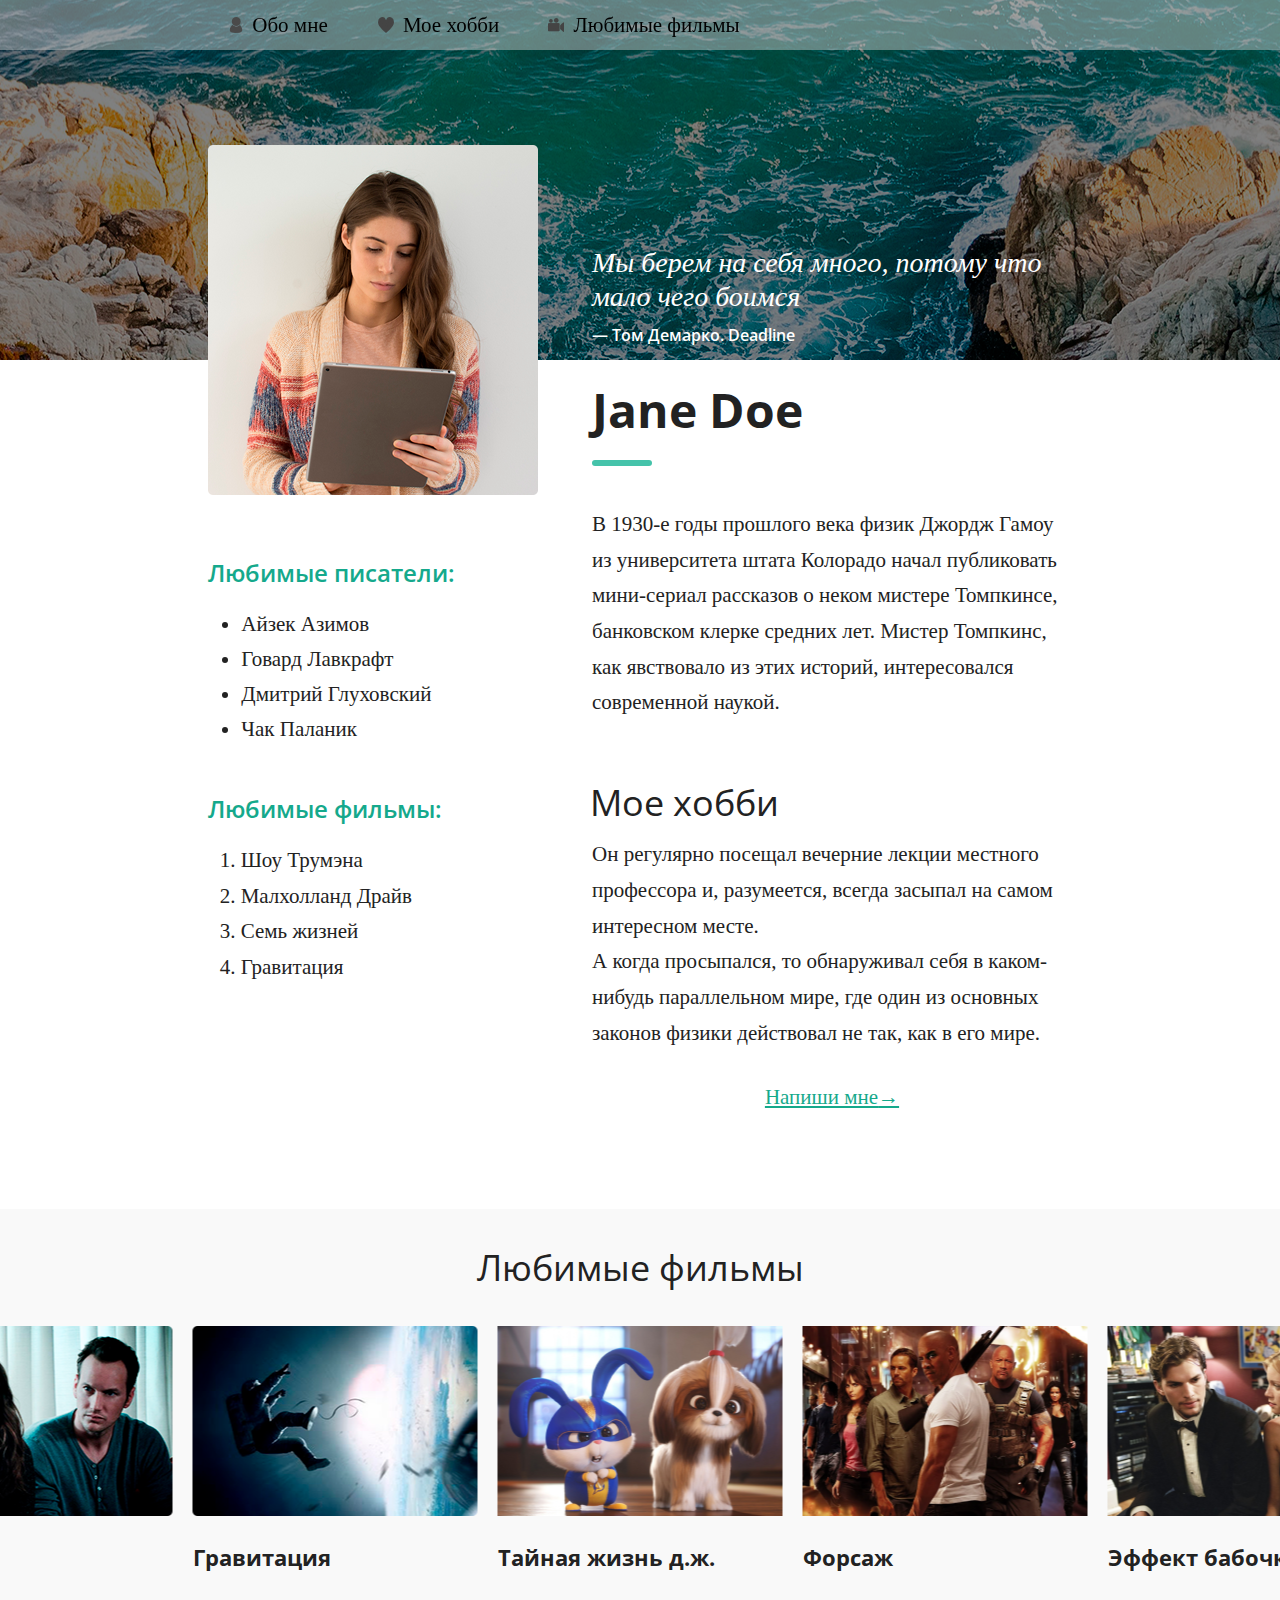
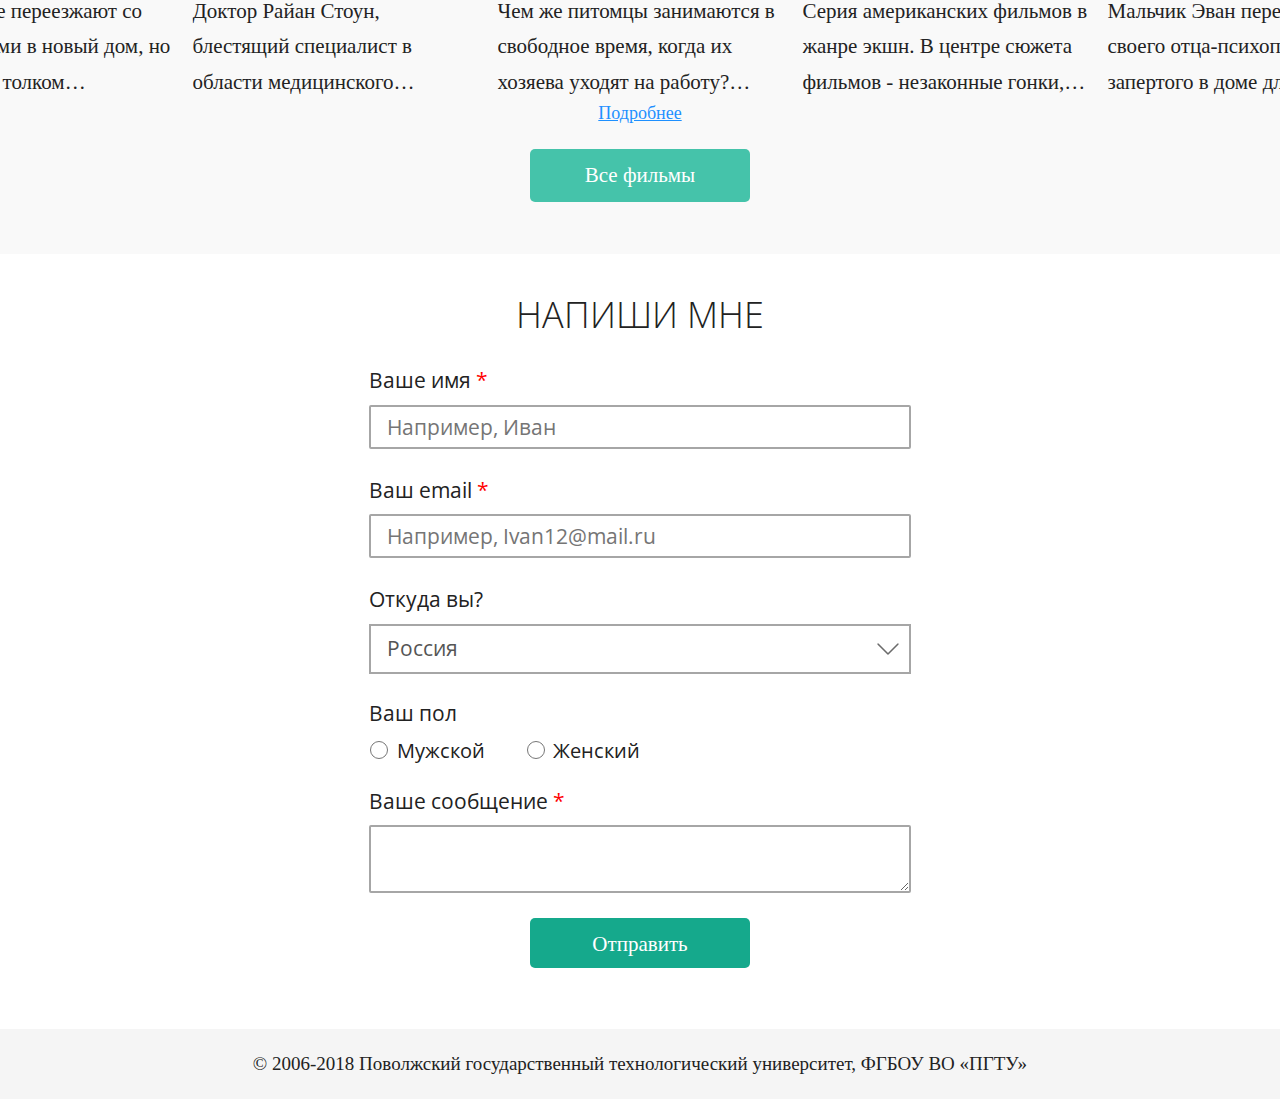
<file: lw12/index.html>
<!DOCTYPE html>
<html lang="ru">
  <head>
    <meta charset="UTF-8">
    <title>Страничка о человеке</title>
    <meta name="viewport" content="width=device-width, initial-scale=1.0">
    <link href="css/main.css" rel="stylesheet">
    <script src="js/main.js" defer></script>
    <script src="js/slider.js" defer></script>
  </head>
  <body>
    <article>                   <!--Обо мне-->
      <div class="container">
        <div class="about">
          <div class="burger">
            <div class="rect"></div>
            <div class="rect"></div>
            <div class="rect"></div>
          </div>
          <div class="nav"> <!--Меню-->
            <div class="menu">
                <a href="#about_me" class="person_icon icon">
                  <img class="person_icon_img" src="img/about_me_icon.png">
                  Обо мне
                </a>
                <a href="#hobby" class="hobby_icon icon">
                  <img class="hobby_icon_img" src="img/hobby_icon.png">
                  Мое хобби
                </a>
                <a href="#film" class="video_icon icon">
                  <img class="video_icon_img" src="img/video_icon.png">
                  Любимые фильмы
                </a>
            </div>
          </div>
          <a class="anchor_about anchor" name="about_me"></a>
          <img src="img/photo.png" class="my_photo">
          <div class="name">
            <blockquote class="citation">
              Мы берем на себя много, потому что 
              мало чего боимся
              <strong class="author">— Том Демарко. Deadline</strong>
            </blockquote>
            <h1 class="name_header">
              Jane Doe
            </h1>
            <div class="rectangle"></div>
          </div>
          <p class="physic">
            В 1930-е годы прошлого века физик Джордж Гамоу из 
            университета штата Колорадо начал публиковать
            мини-сериал рассказов о неком мистере Томпкинсе, 
            банковском клерке средних лет. Мистер Томпкинс, как 
            явствовало из этих историй, интересовался современной 
            наукой. 
          </p>
          <div class="favorite writers">
            <h2 class="header_list">Любимые писатели:</h2>
            <ul class="list_writer">
              <li>Айзек Азимов</li>
              <li>Говард Лавкрафт</li>
              <li>Дмитрий Глуховский</li>
              <li>Чак Паланик</li>
            </ul>
          </div>
          <div class="favorite movies">
            <h2 class="header_list">Любимые фильмы:</h2>
            <ul class="list_film">
              <li>1. Шоу Трумэна</li>
              <li>2. Малхолланд Драйв</li>
              <li>3. Семь жизней</li>
              <li>4. Гравитация</li>
            </ul>
          </div>
          <div class="hobby">
            <h2 class="hobby_header">
              Мое хобби
            </h2>
            <a class="anchor_hobby anchor" name="hobby"></a>
            <p class="hobby_text">
              Он регулярно посещал вечерние лекции местного профессора
              и, разумеется, всегда засыпал на самом интересном месте.<br>     
              А когда просыпался, то обнаруживал себя в каком-нибудь 
              параллельном мире, где один из основных законов физики
              действовал не так, как в его мире. 
            </p>
            <a class="ref" href="#form">Напиши мне</a>
          </div>
          <div class="clear"></div>
        </div>
      </div>
    </article>
    <section class="films">     <!--Фильмы-->
      <div class="container">
        <img class="arrow_left" id="arrow_left" name="arrow_left" src="img/arrow_left.png">
        <img class="arrow_right" id="arrow_right" name="arrow_right" src="img/arrow_right.png">
        <div class="gradient gradient_start"></div>
        <div class="gradient gradient_end"></div>
        <h2 class="header_loving_movies">Любимые фильмы</h2>
        <a class="anchor_film anchor" name="film"></a>
        <div class="loving_movies">
          <div class="carusel" id="carusel">
            <div class="film" id="film1">
              <img class="film_photo" src="img/film1.png">
              <h3 class="film_header">Побег из Шоушенка</h3>
              <p class="film_text film2_text">
                Успешный банкир Энди Дюфрейн 
                обвинен в убийстве собственной 
                жены и ее любовника. Оказавшись в 
                тюрьме под названием Шоушенк, он 
                сталкивается с жестокостью и 
                беззаконием, царящими по обе 
                стороны решетки. Каждый, кто 
                попадает в эти стены, становится их 
                рабом до конца жизни. Но Энди, 
                вооруженный живым умом и доброй 
                душой, отказывается мириться с 
                приговором судьбы и начинает 
                разрабатывать невероятно дерзкий 
                план своего освобождения.
              </p>
            </div>
            <div class="film" id="film2">
              <img class="film_photo" src="img/film2.png">
              <h3 class="film_header">Наркоз</h3>
              <p class="film_text film2_text">
                Клай Бересфорд вынужден лечь под 
                нож. Однако в процессе операции на 
                сердце он неожиданно приходит в 
                себя. Находясь в парализованном 
                состоянии, будучи не в силах 
                пошевелить ни рукой, ни ногой, он, 
                тем не менее, чувствует каждое 
                касание скальпеля к своей плоти…
              </p>
            </div>
            <div class="film" id="film3">
              <img class="film_photo" src="img/film3.png">
              <h3 class="film_header astral">Астрал</h3>
              <p class="film_text film3_text">
                Джош и Рене переезжают со своими 
                детьми в новый дом, но не успевают 
                толком распаковать вещи, как 
                начинаются странные события. 
                Необъяснимо перемещаются 
                предметы, в детской звучат странные 
                звуки… Но в настоящий ужас 
                приходят родители, когда их 
                десятилетний сын Далтон впадает в 
                кому. Все усилия врачей в больнице 
                помочь мальчику безуспешны.
              </p>
            </div>
            <div class="film" id="film4">
              <img class="film_photo" src="img/film4.png">
              <h3 class="film_header">Гравитация</h3>
              <p class="film_text film4_text">
                Доктор Райан Стоун, блестящий 
                специалист в области медицинского 
                инжиниринга, отправляется в свою 
                первую космическую миссию под 
                командованием ветерана 
                астронавтики Мэтта Ковальски, для 
                которого этот полет — последний 
                перед отставкой. Но во время, 
                казалось бы, рутинной работы за 
                бортом случается катастрофа.<br>
                Шаттл уничтожен, а Стоун и 
                Ковальски остаются совершенно 
                одни; они находятся в связке друг с 
                другом, и все, что они могут, — это 
                двигаться по орбите в абсолютно 
                черном пространстве без всякой 
                связи с Землей и какой-либо 
                надежды на спасение.
              </p>
            </div>
            <div class="film" id="film5">
              <img class="film_photo" src="img/film5.png">
              <h3 class="film_header">Тайная жизнь д.ж.</h3>
              <p class="film_text film5_text">
                Чем же питомцы занимаются в 
                свободное время, когда их хозяева 
                уходят на работу? Оставшись одни, 
                домашние животные понимают, что 
                ничто человеческое им не чуждо: 
                ходят в гости, совершают набеги на 
                холодильник, слушают музыку и 
                весело проводят время. Но однажды 
                хозяйка главного героя приводит в 
                дом ещё одну собаку. И тогда 
                привычный образ жизни в 
                мгновение ока переворачивается с 
                ног на голову!
              </p>
            </div>
            <div class="film" id="film6">
              <img class="film_photo" src="img/film6.png">
              <h3 class="film_header">Форсаж</h3>
              <p class="film_text film6_text">
                Серия американских фильмов в 
                жанре экшн. В центре сюжета 
                фильмов - незаконные гонки, 
                разборки уличных банд, кражи с
                использованием транспортных 
                средств. Каждый фильм - уникальная 
                история "семьи" гонщиков, которые 
                разворачивают и осуществляют 
                невероятные стратегические планы 
                по решению возникших на их пути 
                трудностей! 
              </p>
            </div>
            <div class="film" id="film7">
              <img class="film_photo" src="img/film7.png">
              <h3 class="film_header astral">Эффект бабочки</h3>
              <p class="film_text film7_text">
                Мальчик Эван перенял от своего 
                отца-психопата, ныне запертого в 
                доме для умалишённых, странную 
                болезнь — он не помнит некоторых 
                эпизодов своей жизни, причем в эти 
                моменты происходили довольно 
                странные, а то и ужасные события. 
                Возмужав и поступив в колледж, 
                Эван делает удивительное открытие. 
                Читая дневники, которые он писал в 
                детстве по совету врача, Эван может 
                возвращаться в детство и своими 
                действиями менять будущее.
              </p>
            </div>
            <div class="film" id="film8">
              <img class="film_photo" src="img/film8.png">
              <h3 class="film_header">Мальчишник в Вегасе</h3>
              <p class="film_text film8_text">
                Они мечтали устроить незабываемый 
                мальчишник в Вегасе. Но теперь им 
                необходимо вспомнить, что именно 
                произошло: что за ребенок сидит в 
                шкафу номера отеля? Как в ванную 
                попал тигр? Почему у одного из них 
                нет зуба? И, самое главное, куда 
                делся жених? То, что парни 
                вытворяли на вечеринке, не идет ни в 
                какое сравнение с тем, что им 
                придется сделать на трезвую голову, 
                когда они будут шаг за шагом 
                восстанавливать события прошлой 
                ночи.
              </p>
            </div>
            <div class="film" id="film9"> 
              <img class="film_photo" src="img/film9.png">
              <h3 class="film_header">Superнянь</h3>
              <p class="film_text film9_text">
                Клэр и Марк уезжают на все 
                выходные со спокойной душой, ведь 
                они оставили своего малолетнего 
                отпрыска Реми на попечении 
                правильного парня и симпатяги 
                Фрэнка. На следующий день супругов 
                будит звонок из полиции, 
                сообщающий, что их дом перевёрнут 
                вверх дном, а сын исчез! На месте 
                происшествия осталась лишь 
                видеокамера, запечатлевшая на 
                удивление бурные события 
                минувшей ночи.
              </p>
            </div>
            <div class="film" id="film10">
              <img class="film_photo" src="img/film10.png">
              <h3 class="film_header">3м. над уровнем неба</h3>
              <p class="film_text film10_text">
                История двух молодых людей, 
                которые принадлежат к разным 
                мирам. Баби ― богатая девушка, 
                которая отображает доброту и 
                невинность. Аче — мятежный 
                мальчик, импульсивный,
                бессознательный, склонный к риску 
                и опасности. Это маловероятно, 
                практически невозможно, но их 
                встреча неизбежна, и в этом 
                неистовом путешествии между ними 
                возникает первая большая любовь.
              </p>
            </div>
          </div>
        </div>
        <div class="toggle_description_block">
          <span class="toggle_description">Подробнее</span>
        </div>
        <a href="#" class="button">Все фильмы</a>
      </div>
    </section>
    <section>                   <!--Напиши мне-->
      <a class="anchor_form anchor" name="form"></a>
      <div class="container">
        <h2 class="text_me">Напиши мне</h2>
        <form class="form" action="php/index.php" method="POST">
          <label for="name">Ваше имя <span class="star">*</span></label>
          <input class="input_cell" name="name" id="name" type="text" maxlength="255" required="required" title="Имя" placeholder="Например, Иван">
          <label for="email">Ваш email <span class="star">*</span></label>
          <input class="input_cell" name="email" id="email" type="email" maxlength="255" required="required" title="Email" placeholder="Например, Ivan12@mail.ru">
          <label for="country">Откуда вы?</label>  
          <select class="input_cell country" name="country" id="country" title="Страна" size="1">
            <option>Россия</option>
            <option>Белоруссия</option>
            <option>Казахстан</option>
            <option>Украина</option>
            <option>Армения</option>
            <option>Азербайджан</option>
            <option>Киргизия</option>
            <option>Молдавия</option>
            <option>Таджикистан</option>
            <option>Узбекистан</option>
          </select>
          <label for="sex">Ваш пол</label>
          <div class="sex" id="sex">
            <input class="male" name="sex" id="male" type="radio" value="male">
            <label for="male">Мужской</label>
            <input class="female" name="sex" id="female" type="radio" value="female">
            <label for="female">Женский</label>
          </div>
          <label class="sms_label" for="sms">Ваше сообщение <span class="star">*</span></label>
          <textarea class="input_cell sms" name="sms" id="sms" maxlength="1020" required="required" title="Сообщение"></textarea>
          <input class="submit" type="submit" value="Отправить">
        </form>
      </div>
    </section>
    <footer>
      <div class="footer">
        © 2006-2018 Поволжский государственный технологический университет, ФГБОУ ВО «ПГТУ»
      </div>
    </footer>
  </body>
</html>
</file>
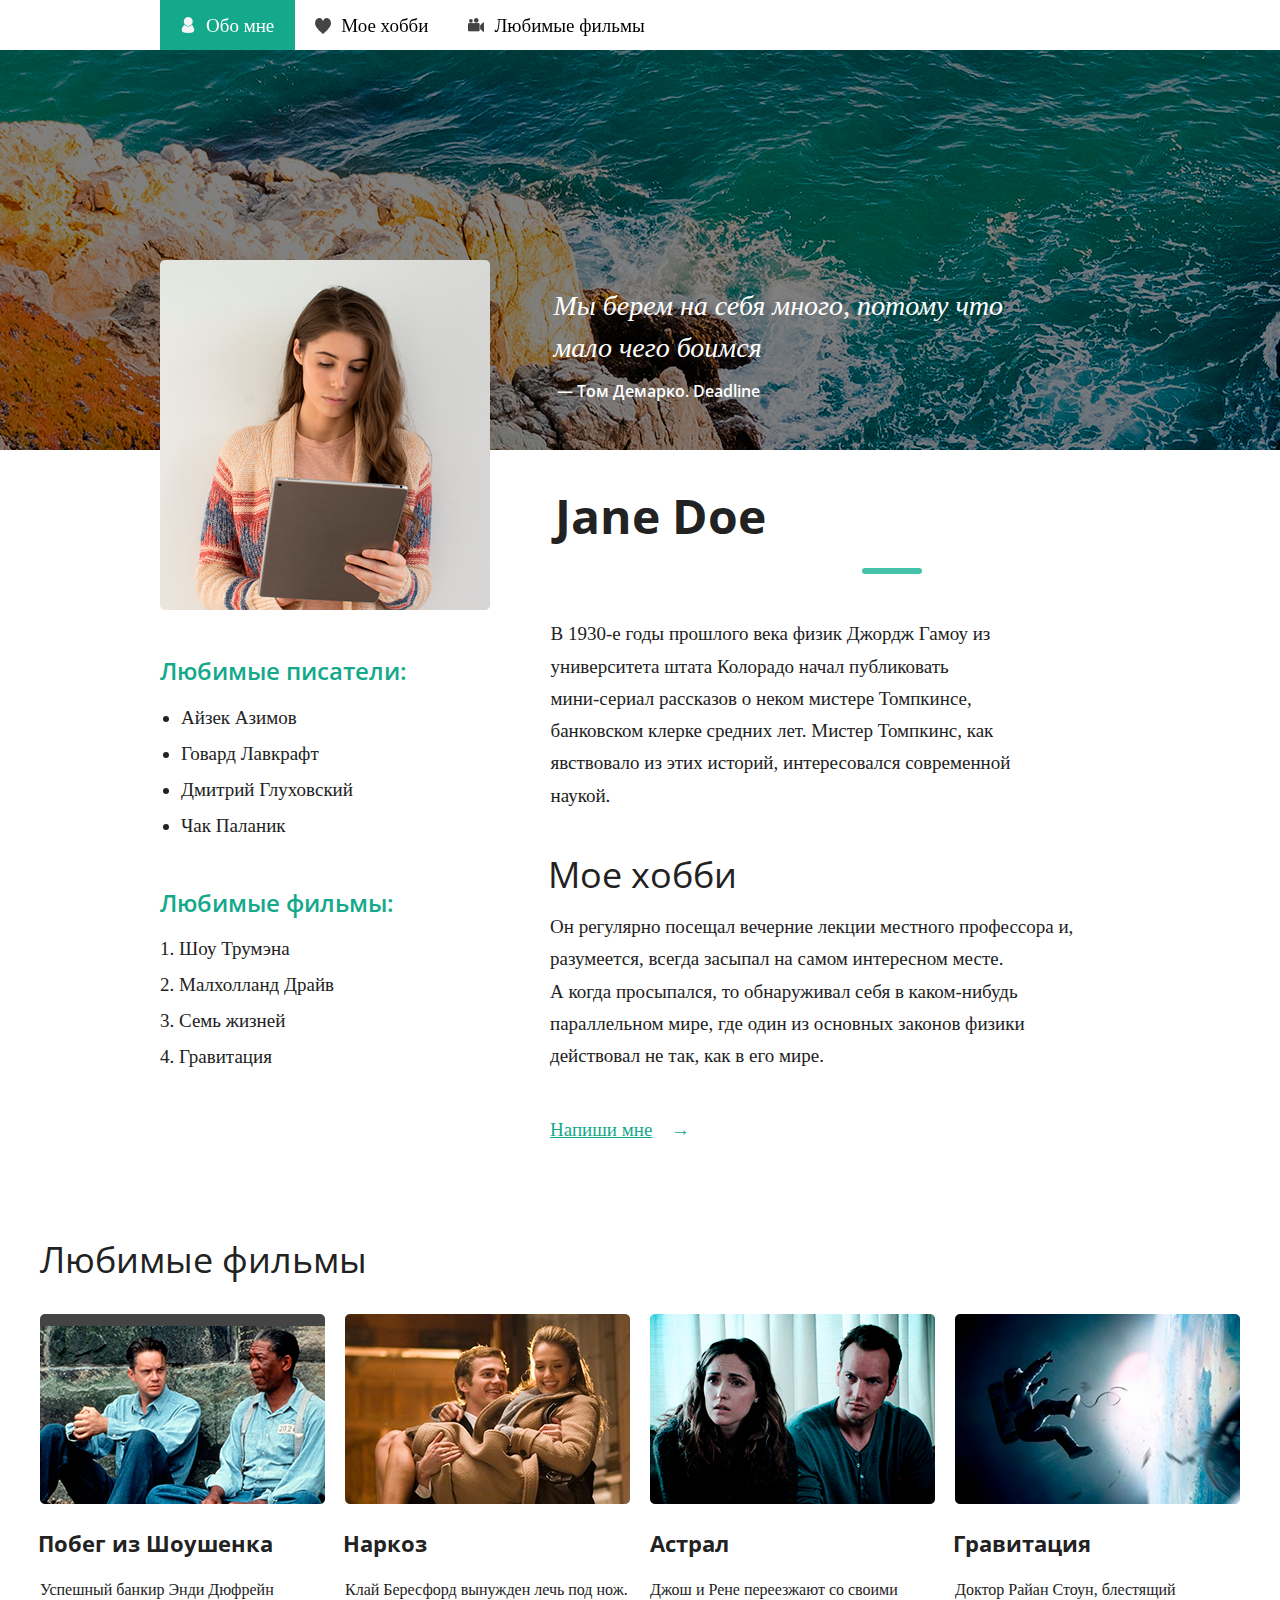
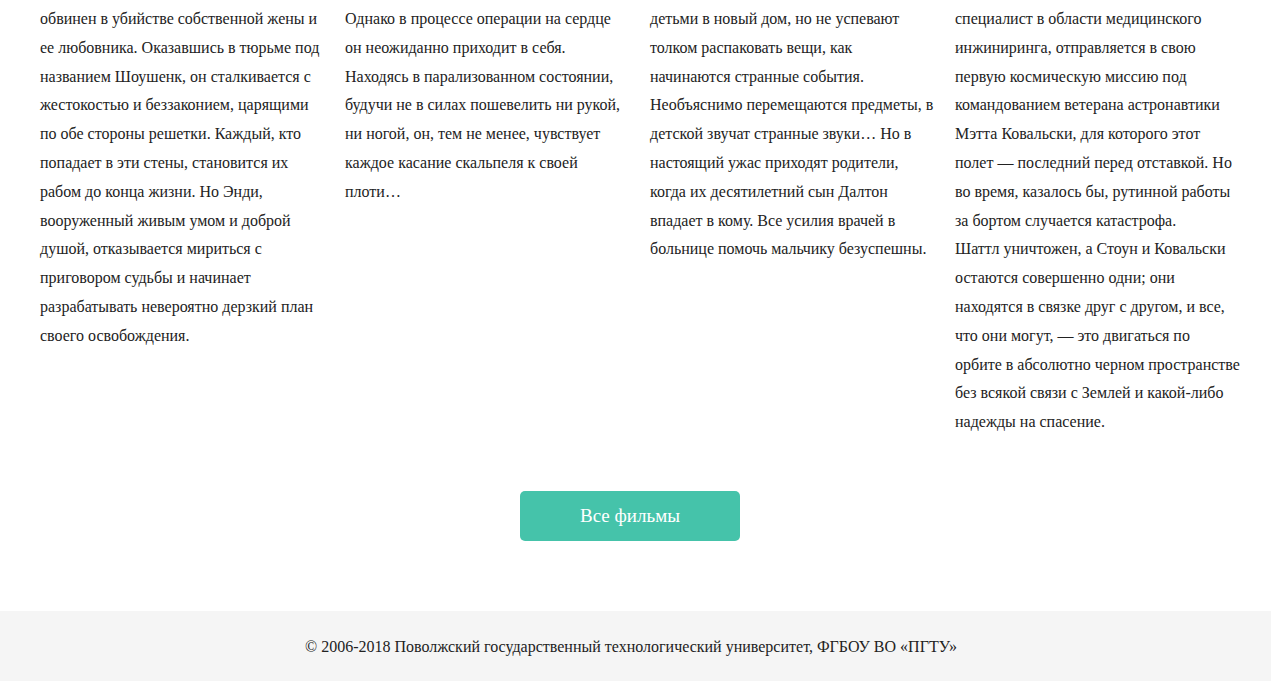
<file: lw5.2/index.html>
<!DOCTYPE html>
<html lang="ru">
  <head>
    <meta charset="UTF-8">
    <title>Страничка о человеке</title>
    <link href="css/main.css" rel="stylesheet">
  </head>
  <body>
    <article>
      <div class="container">
        <a class="anchor_about" name="about_me"></a>
        <nav>                       <!--Меню-->
          <ul class="menu">
            <li class="menu_about">
              <a href="#about_me" class="person_icon icon">
                Обо мне
              </a>  
            </li>
            <li>
              <a href="#hobby" class="hobby_icon icon">
                Мое хобби
              </a>  
            </li>
            <li>
              <a href="#film" class="video_icon icon">
                Любимые фильмы
              </a>  
            </li>
          </ul>
        </nav>
        <div class="about">
          <img src="img/photo.png" class="my_photo">
          <div class="name">
            <blockquote class="citation">
              Мы берем на себя много, потому что 
              мало чего боимся<br>
              <strong class="author">— Том Демарко. Deadline</strong>
            </blockquote>
            <h1 class="name_header">
              Jane Doe
            </h1>
            <div class="rectangle"></div>
          </div>
          <p class="physic">
            В 1930-е годы прошлого века физик Джордж Гамоу из 
            университета штата Колорадо начал публиковать<br> 
            мини-сериал рассказов о неком мистере Томпкинсе, 
            банковском клерке средних лет. Мистер Томпкинс, как 
            явствовало из этих историй, интересовался современной 
            наукой. 
          </p>
          <div class="favorite writers">
            <h2 class="header_list">Любимые писатели:</h2>
            <ul class="list_writer">
              <li>Айзек Азимов</li>
              <li>Говард Лавкрафт</li>
              <li>Дмитрий Глуховский</li>
              <li>Чак Паланик</li>
            </ul>
          </div>
          <a class="anchor_hobby" name="hobby"></a>
          <div class="hobby">
            <h2 class="hobby_header">
              Мое хобби
            </h2>
            <p class="hobby_text">
              Он регулярно посещал вечерние лекции местного профессора
              и, разумеется, всегда засыпал на самом интересном месте.<br>     
              А когда просыпался, то обнаруживал себя в каком-нибудь 
              параллельном мире, где один из основных законов физики
              действовал не так, как в его мире. 
            </p>
            <a class="ref" href="#">Напиши мне</a>
          </div>
          <div class="favorite movies">
            <h2 class="header_list">Любимые фильмы:</h2>
            <ul class="list_film">
              <li>1. Шоу Трумэна</li>
              <li>2. Малхолланд Драйв</li>
              <li>3. Семь жизней</li>
              <li>4. Гравитация</li>
            </ul>
          </div>
          <div class="clear"></div>
        </div>
        <a class="anchor_film" name="film"></a>
        <h2 class="header_loving_movies">Любимые фильмы</h2>
        <div class="loving_movies">
          <div class="film">
            <img src="img/film1.png">
            <h3 class="film_header">Побег из Шоушенка</h3>
            <p class="film_text">
              Успешный банкир Энди Дюфрейн 
              обвинен в убийстве собственной 
              жены и ее любовника. Оказавшись в 
              тюрьме под названием Шоушенк, он 
              сталкивается с жестокостью и 
              беззаконием, царящими по обе 
              стороны решетки. Каждый, кто 
              попадает в эти стены, становится их 
              рабом до конца жизни. Но Энди, 
              вооруженный живым умом и доброй 
              душой, отказывается мириться с 
              приговором судьбы и начинает 
              разрабатывать невероятно дерзкий 
              план своего освобождения.
            </p>
          </div>
          <div class="film">
            <img src="img/film2.png">
            <h3 class="film_header">Наркоз</h3>
            <p class="film_text">
              Клай Бересфорд вынужден лечь под 
              нож. Однако в процессе операции на 
              сердце он неожиданно приходит в 
              себя. Находясь в парализованном 
              состоянии, будучи не в силах 
              пошевелить ни рукой, ни ногой, он, 
              тем не менее, чувствует каждое 
              касание скальпеля к своей плоти…
            </p>    
          </div>
          <div class="film">
            <img src="img/film3.png">
            <h3 class="film_header astral">Астрал</h3>
            <p class="film_text">
              Джош и Рене переезжают со своими 
              детьми в новый дом, но не успевают 
              толком распаковать вещи, как 
              начинаются странные события. 
              Необъяснимо перемещаются 
              предметы, в детской звучат странные 
              звуки… Но в настоящий ужас 
              приходят родители, когда их 
              десятилетний сын Далтон впадает в 
              кому. Все усилия врачей в больнице 
              помочь мальчику безуспешны.
            </p>  
          </div>
          <div class="film">
            <img src="img/film4.png">
            <h3 class="film_header">Гравитация</h3>
            <p class="film_text">
              Доктор Райан Стоун, блестящий 
              специалист в области медицинского 
              инжиниринга, отправляется в свою 
              первую космическую миссию под 
              командованием ветерана 
              астронавтики Мэтта Ковальски, для 
              которого этот полет — последний 
              перед отставкой. Но во время, 
              казалось бы, рутинной работы за 
              бортом случается катастрофа.<br>
              Шаттл уничтожен, а Стоун и 
              Ковальски остаются совершенно 
              одни; они находятся в связке друг с 
              другом, и все, что они могут, — это 
              двигаться по орбите в абсолютно 
              черном пространстве без всякой 
              связи с Землей и какой-либо 
              надежды на спасение.
            </p>
          </div>
        </div>
        <a href="#" class="buttom">Все фильмы</a>
      </div>
    </article>
  </body>
</html>
</file>
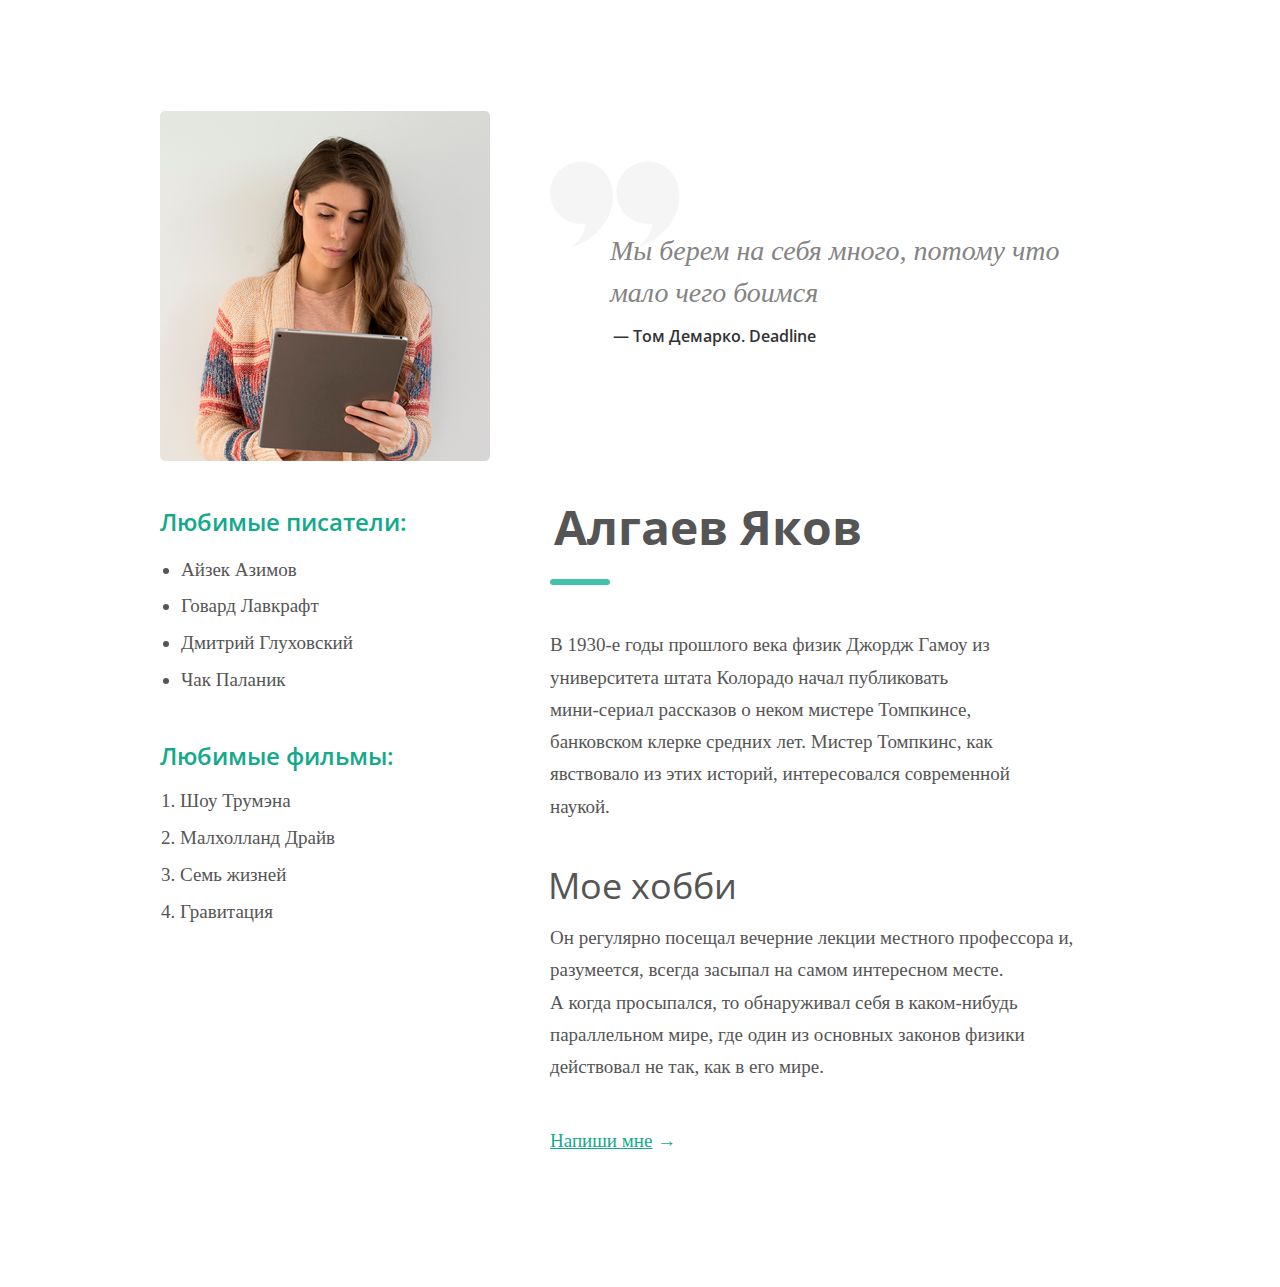
<file: lw5/index.html>
<!DOCTYPE html>
<html lang="ru">
  <head>
    <meta charset="UTF-8">
    <title>Страничка о человеке</title>
    <link href="css/main.css" rel="stylesheet">
  </head>
  <body>
    <article>
      <div class="container">
        <div class="heading">
          <img src="img/photo.png" alt="Здесь будет моё фото" class="photo">
          <div class="quote">
            <img src="img/quotes.png" alt="Кавычки" class="quotes">
            <p class="citation">
              Мы берем на себя много, потому что 
              мало чего боимся<br>
              <strong class="author">— Том Демарко. Deadline</strong>
            </p>
          </div>
        </div>
        <div class="favorite writers">
          <strong>Любимые писатели:</strong>
          <ul class="list_writer">
            <li>
              Айзек Азимов
            </li>
            <li>
              Говард Лавкрафт
            </li>
            <li>
              Дмитрий Глуховский
            </li>
            <li>
              Чак Паланик
            </li>
          </ul>
        </div>
        <div class="text">
          <h1 class="name">
            Алгаев Яков
          </h1>
          <div class="rectangle"></div>
          <p class="physic">
            В 1930-е годы прошлого века физик Джордж Гамоу из 
            университета штата Колорадо начал публиковать<br> 
            мини-сериал рассказов о неком мистере Томпкинсе, 
            банковском клерке средних лет. Мистер Томпкинс, как 
            явствовало из этих историй, интересовался современной 
            наукой. 
          </p>
        </div>
        <div class="favorite movies">
          <strong>Любимые фильмы:</strong>
          <ol class="list_film">
            <li>
              Шоу Трумэна
            </li>
            <li>
              Малхолланд Драйв
            </li>
            <li>
              Семь жизней
            </li>
            <li>
              Гравитация
            </li>
          </ol>
        </div>
        <div class="hobby">
          <h2 class="hobby_header">
            Мое хобби
          </h2>
          <p class="hobby_text">
            Он регулярно посещал вечерние лекции местного профессора
            и, разумеется, всегда засыпал на самом интересном месте.<br>     
            А когда просыпался, то обнаруживал себя в каком-нибудь 
            параллельном мире, где один из основных законов физики
            действовал не так, как в его мире. 
          </p>
          <a class="ref" href="#">
            <ins>Напиши мне</ins> →
          </a>
        </div>
      </div>
    </article>
  </body>
</html>
</file>
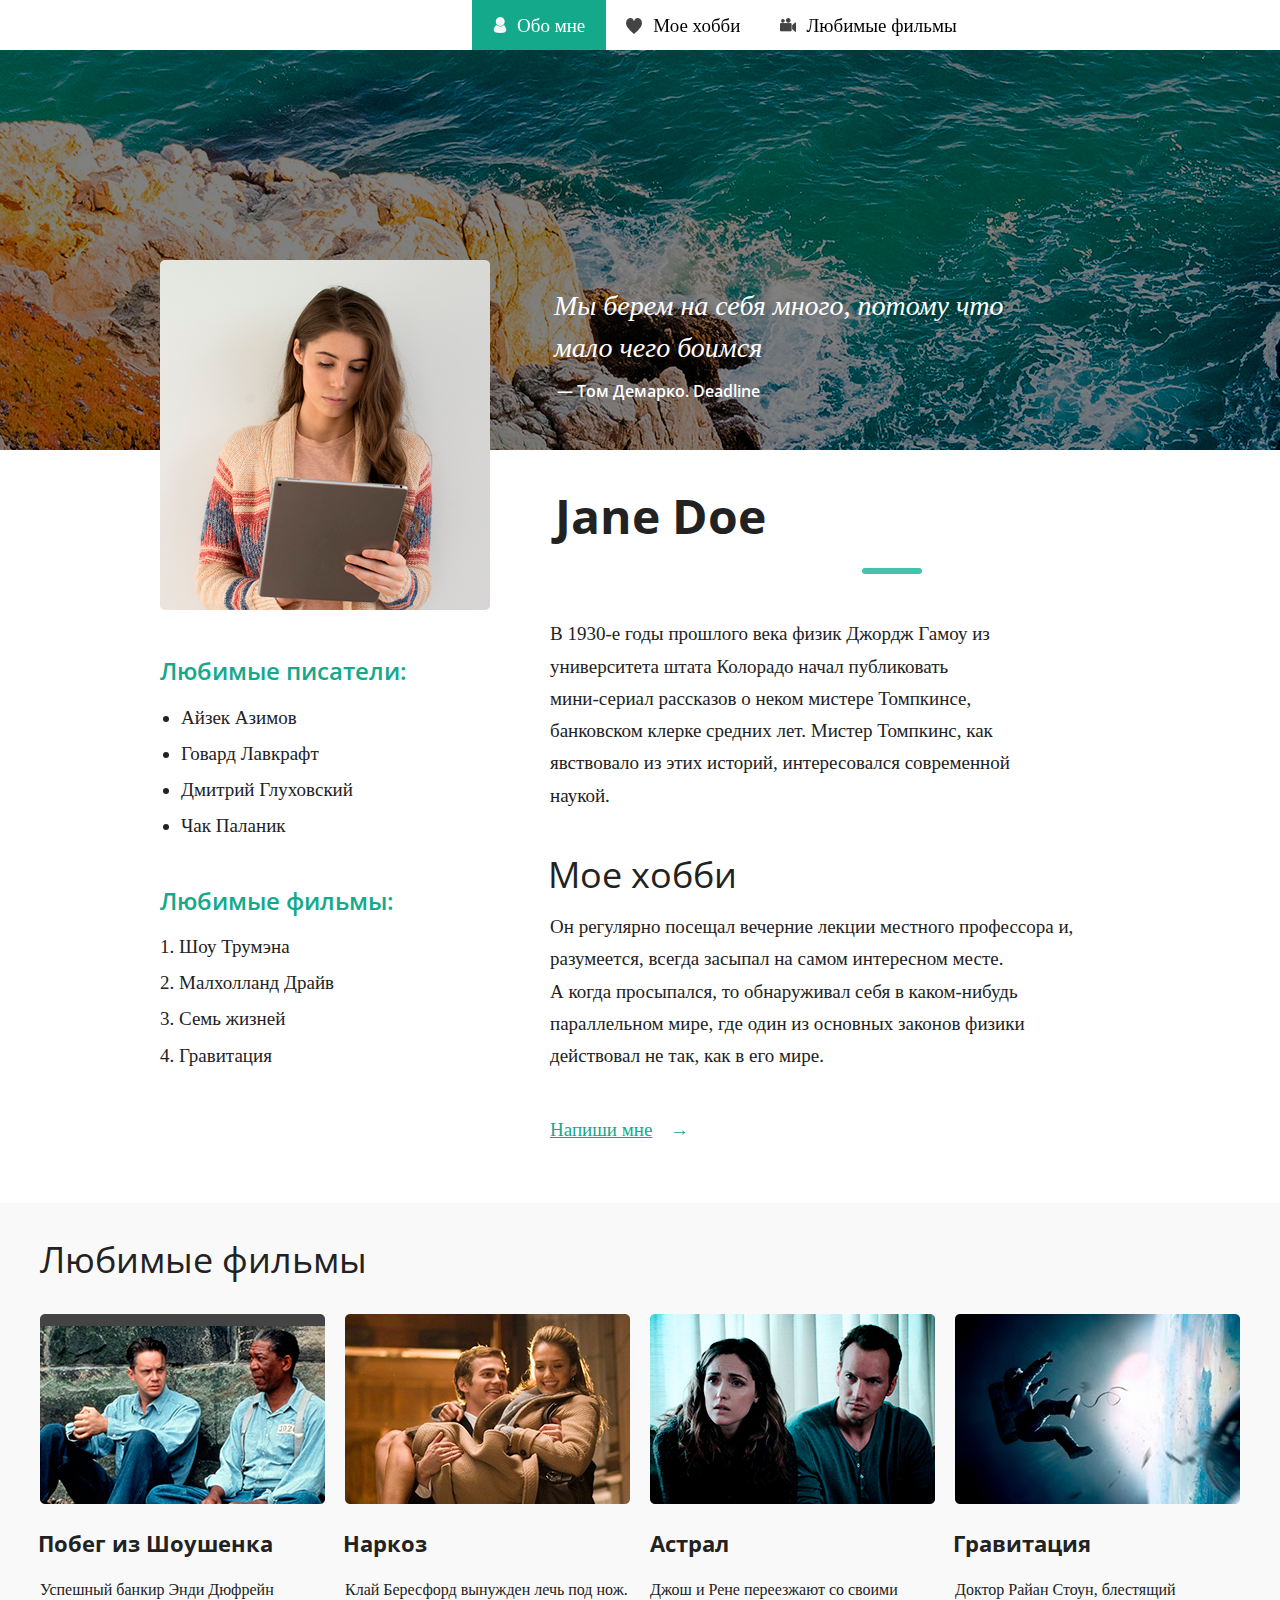
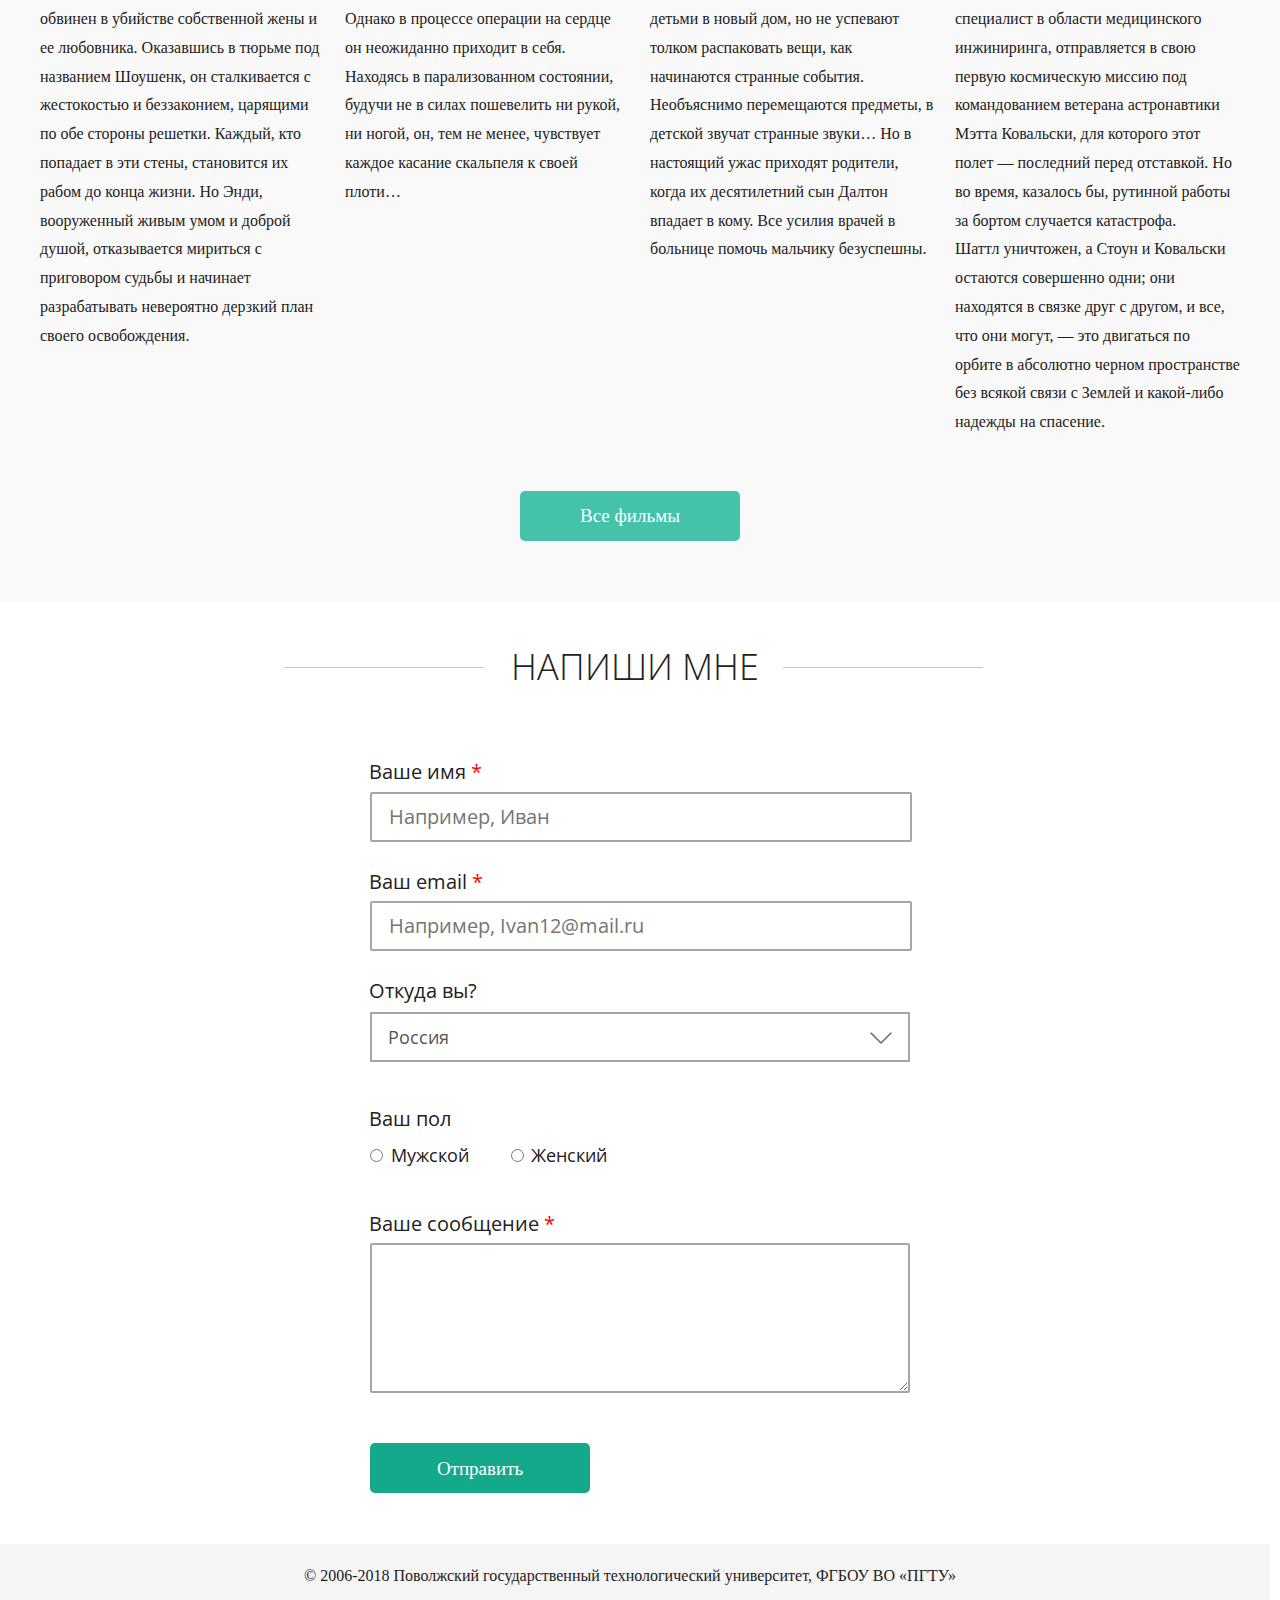
<file: lw6/index.html>
<!DOCTYPE html>
<html lang="ru">
  <head>
    <meta charset="UTF-8">
    <title>Страничка о человеке</title>
    <link href="css/main.css" rel="stylesheet">
  </head>
  <body>
    <nav>                       <!--Меню-->
      <ul class="menu">
        <li class="menu_about">
          <a href="#about_me" class="person_icon icon">
            Обо мне
          </a>  
        </li>
        <li>
          <a href="#hobby" class="hobby_icon icon">
            Мое хобби
          </a>  
        </li>
        <li>
          <a href="#film" class="video_icon icon">
            Любимые фильмы
          </a>  
        </li>
      </ul>
    </nav>
    <article>                   <!--Обо мне-->
      <div class="container">
        <a class="anchor_about" name="about_me"></a>
        <div class="about">
          <img src="img/photo.png" class="my_photo">
          <div class="name">
            <blockquote class="citation">
              Мы берем на себя много, потому что 
              мало чего боимся<br>
              <strong class="author">— Том Демарко. Deadline</strong>
            </blockquote>
            <h1 class="name_header">
              Jane Doe
            </h1>
            <div class="rectangle"></div>
          </div>
          <p class="physic">
            В 1930-е годы прошлого века физик Джордж Гамоу из 
            университета штата Колорадо начал публиковать<br> 
            мини-сериал рассказов о неком мистере Томпкинсе, 
            банковском клерке средних лет. Мистер Томпкинс, как 
            явствовало из этих историй, интересовался современной 
            наукой. 
          </p>
          <div class="favorite writers">
            <h2 class="header_list">Любимые писатели:</h2>
            <ul class="list_writer">
              <li>Айзек Азимов</li>
              <li>Говард Лавкрафт</li>
              <li>Дмитрий Глуховский</li>
              <li>Чак Паланик</li>
            </ul>
          </div>
          <a class="anchor_hobby" name="hobby"></a>
          <div class="hobby">
            <h2 class="hobby_header">
              Мое хобби
            </h2>
            <p class="hobby_text">
              Он регулярно посещал вечерние лекции местного профессора
              и, разумеется, всегда засыпал на самом интересном месте.<br>     
              А когда просыпался, то обнаруживал себя в каком-нибудь 
              параллельном мире, где один из основных законов физики
              действовал не так, как в его мире. 
            </p>
            <a class="ref" href="#form">Напиши мне</a>
          </div>
          <div class="favorite movies">
            <h2 class="header_list">Любимые фильмы:</h2>
            <ul class="list_film">
              <li>1. Шоу Трумэна</li>
              <li>2. Малхолланд Драйв</li>
              <li>3. Семь жизней</li>
              <li>4. Гравитация</li>
            </ul>
          </div>
          <div class="clear"></div>
        </div>
      </div>
    </article>
    <section class="films">     <!--Фильмы-->
      <div class="container">   
        <h2 class="header_loving_movies">Любимые фильмы</h2>
        <a class="anchor_film" name="film"></a>
        <div class="loving_movies">
          <div class="film">
            <img src="img/film1.png">
            <h3 class="film_header">Побег из Шоушенка</h3>
            <p class="film_text">
              Успешный банкир Энди Дюфрейн 
              обвинен в убийстве собственной 
              жены и ее любовника. Оказавшись в 
              тюрьме под названием Шоушенк, он 
              сталкивается с жестокостью и 
              беззаконием, царящими по обе 
              стороны решетки. Каждый, кто 
              попадает в эти стены, становится их 
              рабом до конца жизни. Но Энди, 
              вооруженный живым умом и доброй 
              душой, отказывается мириться с 
              приговором судьбы и начинает 
              разрабатывать невероятно дерзкий 
              план своего освобождения.
            </p>
          </div>
          <div class="film">
            <img src="img/film2.png">
            <h3 class="film_header">Наркоз</h3>
            <p class="film_text">
              Клай Бересфорд вынужден лечь под 
              нож. Однако в процессе операции на 
              сердце он неожиданно приходит в 
              себя. Находясь в парализованном 
              состоянии, будучи не в силах 
              пошевелить ни рукой, ни ногой, он, 
              тем не менее, чувствует каждое 
              касание скальпеля к своей плоти…
            </p>    
          </div>
          <div class="film">
            <img src="img/film3.png">
            <h3 class="film_header astral">Астрал</h3>
            <p class="film_text">
              Джош и Рене переезжают со своими 
              детьми в новый дом, но не успевают 
              толком распаковать вещи, как 
              начинаются странные события. 
              Необъяснимо перемещаются 
              предметы, в детской звучат странные 
              звуки… Но в настоящий ужас 
              приходят родители, когда их 
              десятилетний сын Далтон впадает в 
              кому. Все усилия врачей в больнице 
              помочь мальчику безуспешны.
            </p>  
          </div>
          <div class="film">
            <img src="img/film4.png">
            <h3 class="film_header">Гравитация</h3>
            <p class="film_text">
              Доктор Райан Стоун, блестящий 
              специалист в области медицинского 
              инжиниринга, отправляется в свою 
              первую космическую миссию под 
              командованием ветерана 
              астронавтики Мэтта Ковальски, для 
              которого этот полет — последний 
              перед отставкой. Но во время, 
              казалось бы, рутинной работы за 
              бортом случается катастрофа.<br>
              Шаттл уничтожен, а Стоун и 
              Ковальски остаются совершенно 
              одни; они находятся в связке друг с 
              другом, и все, что они могут, — это 
              двигаться по орбите в абсолютно 
              черном пространстве без всякой 
              связи с Землей и какой-либо 
              надежды на спасение.
            </p>
          </div>
        </div>
        <a href="#" class="buttom">Все фильмы</a>
      </div>
    </section>
    <section>                   <!--Напиши мне-->
      <a class="anchor_form" name="form"></a>
      <div class="container">
        <h2 class="text_me">Напиши мне</h2>
        <form class="form" action="php/index.php" method="POST">
          <label for="name">Ваше имя <span class="star">*</span></label>
          <input class="input_cell" name="name" id="name" type="text" maxlength="255" required="required" title="Имя" placeholder="Например, Иван"><br>
          <label for="name">Ваш email <span class="star">*</span></label>
          <input class="input_cell" name="email" id="email" type="email" maxlength="255" required="required" title="Email" placeholder="Например, Ivan12@mail.ru"><br>
          <label for="country">Откуда вы?</label>  
          <select class="input_cell country" name="country" id="country" title="Страна" size="1">
            <option>Россия</option>
            <option>Белоруссия</option>
            <option>Казахстан</option>
            <option>Украина</option>
            <option>Армения</option>
            <option>Азербайджан</option>
            <option>Киргизия</option>
            <option>Молдавия</option>
            <option>Таджикистан</option>
            <option>Узбекистан</option>
          </select><br>
          <label for="sex">Ваш пол</label>
          <div class="sex">
            <input name="sex" id="male" type="radio" value="male">
            <label for="male">Мужской</label>
            <input name="sex" id="female" type="radio" value="female">
            <label for="female">Женский</label>
          </div>
          <label for="name">Ваше сообщение <span class="star">*</span></label>
          <textarea class="input_cell" name="sms" id="sms" maxlength="1020" required="required" title="Сообщение"></textarea><br>
          <input class="submit" type="submit" value="Отправить">
        </form>
      </div>
    </section>
  </body>
</html>
</file>
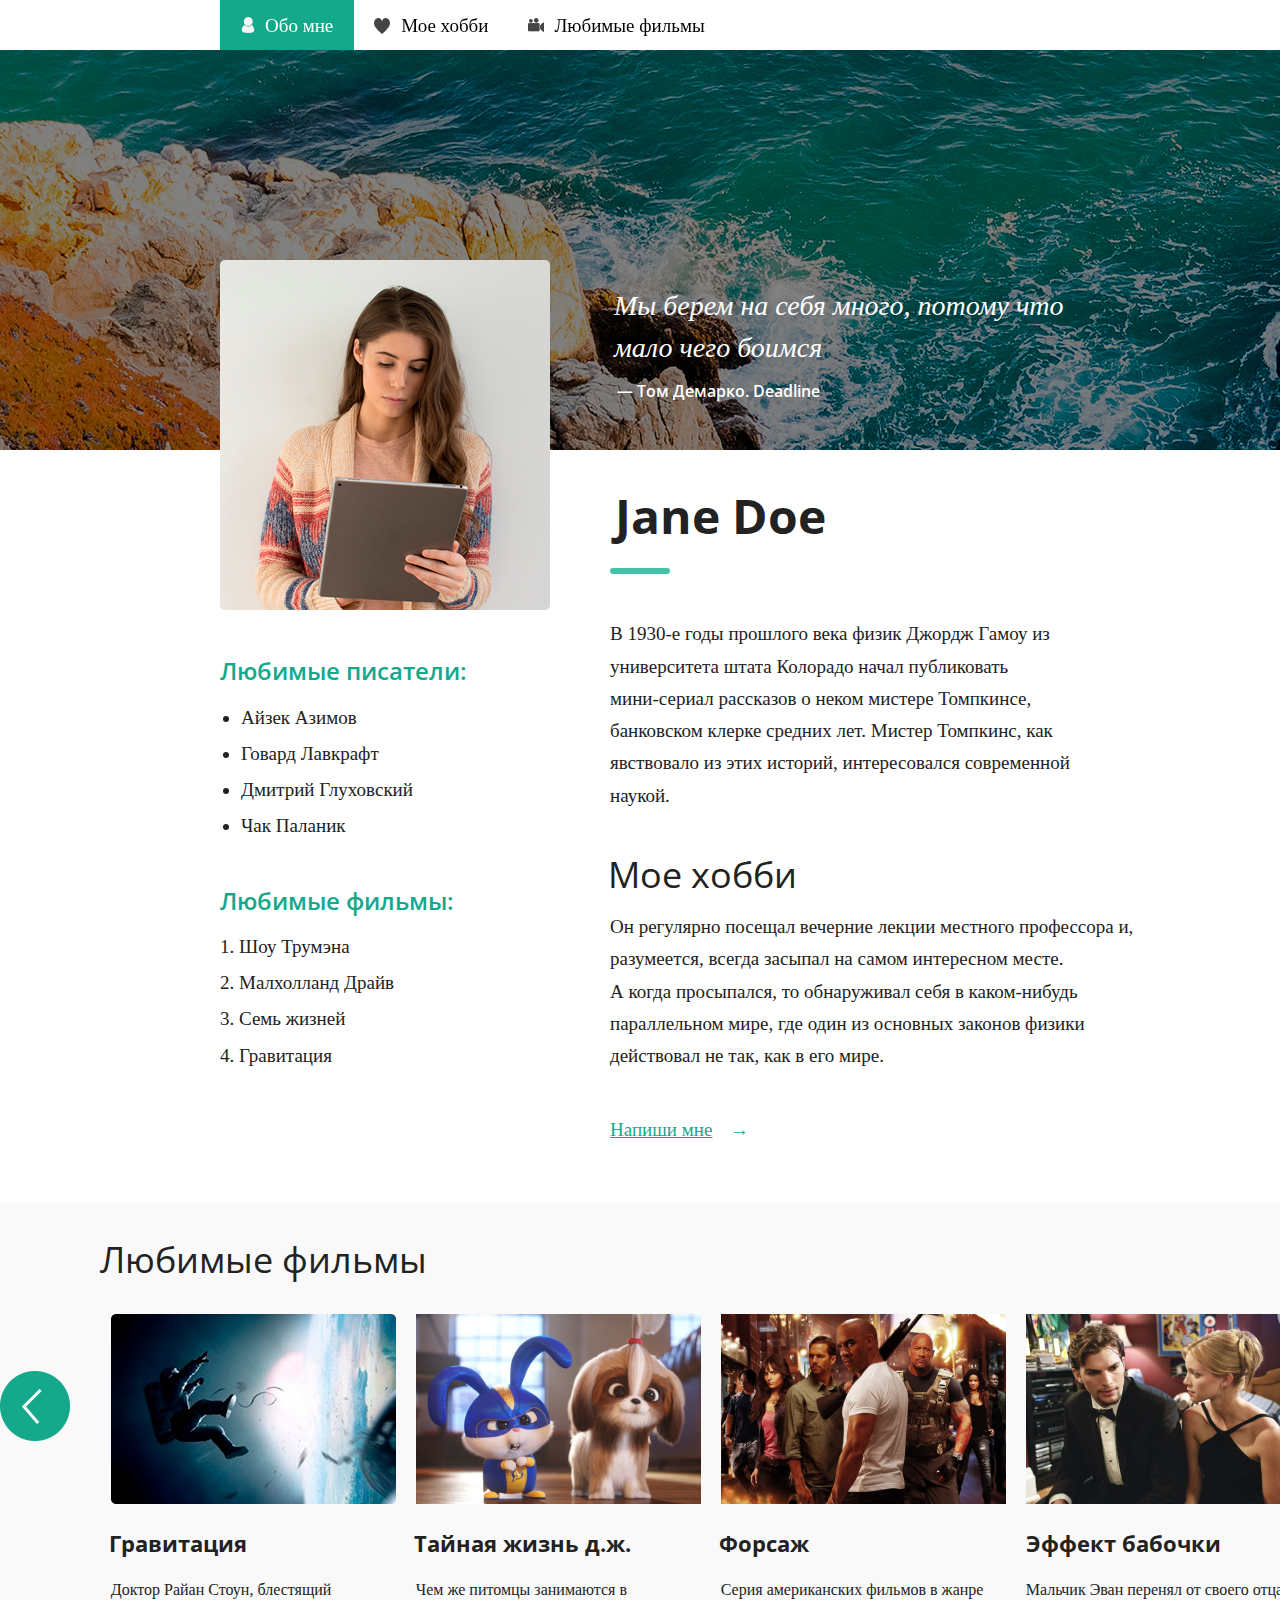
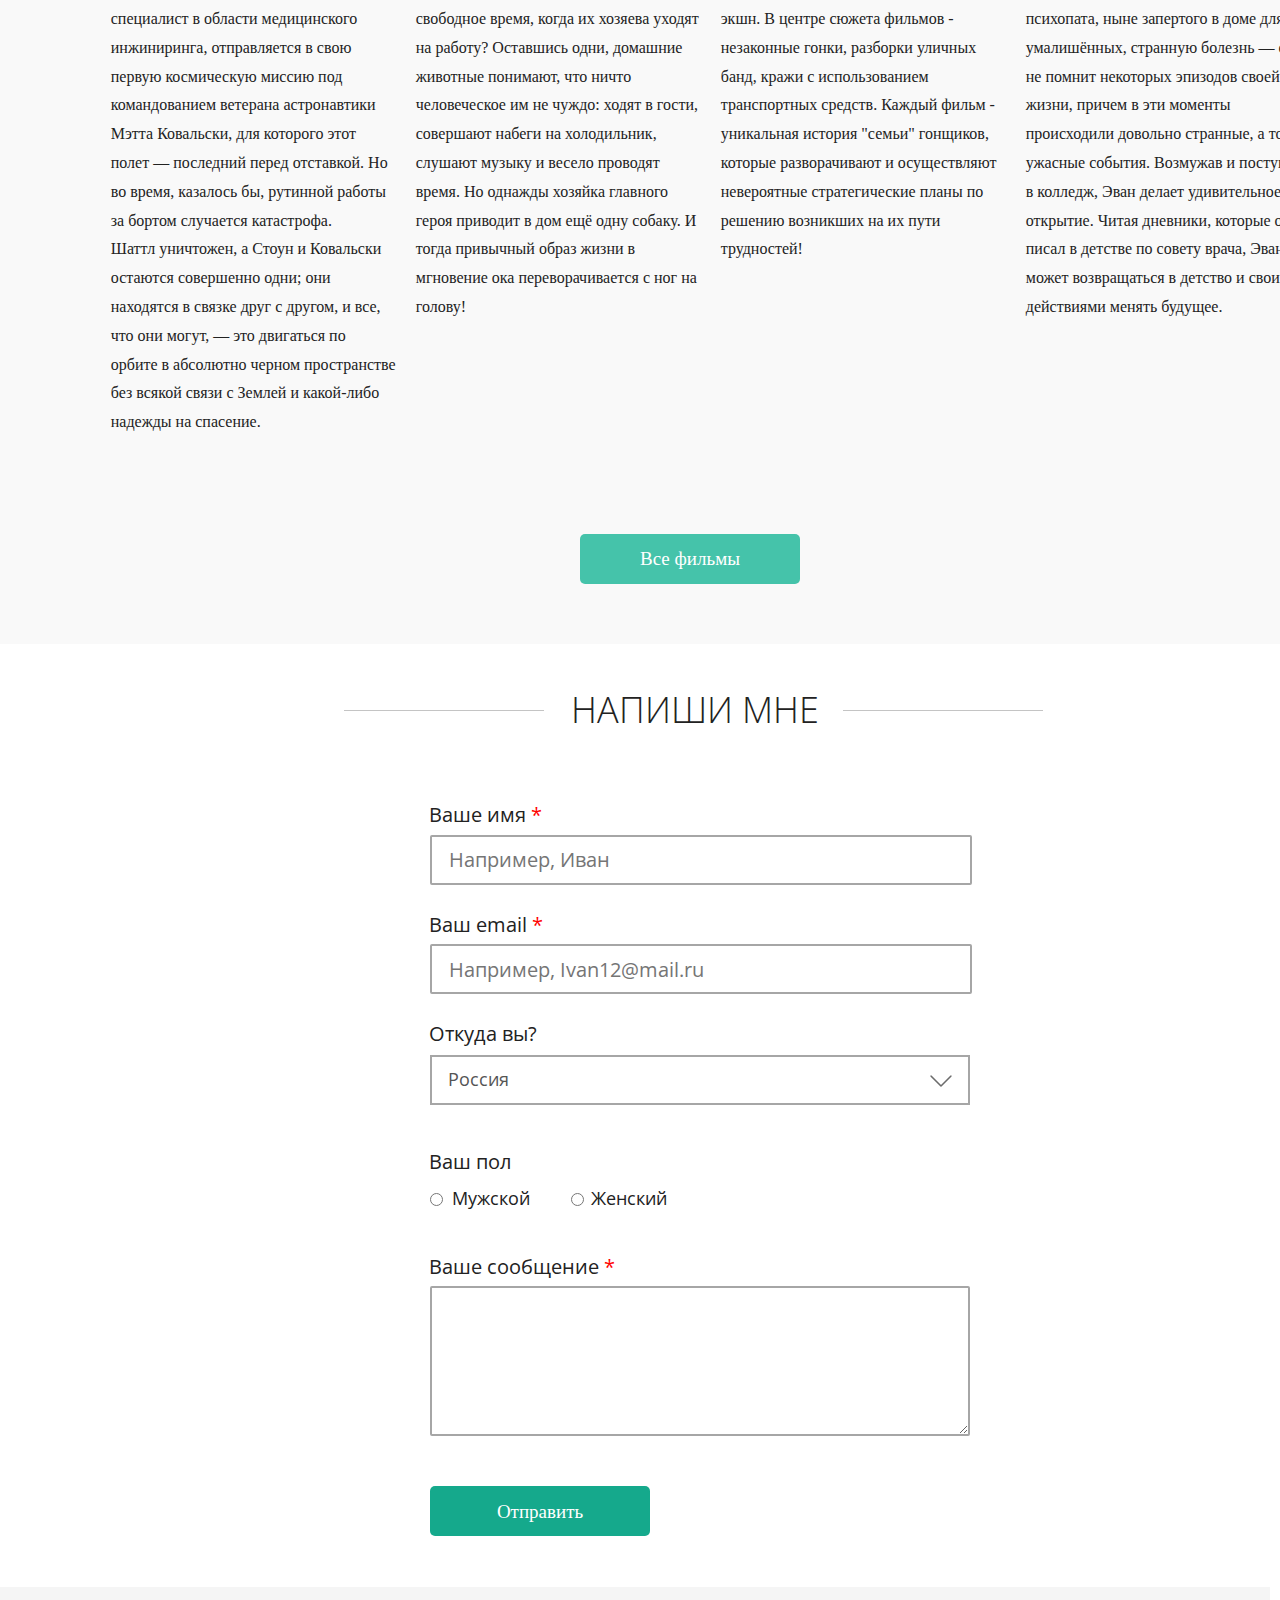
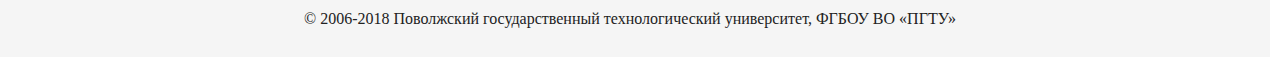
<file: lw8/index.html>
<!DOCTYPE html>
<html lang="ru">
  <head>
    <meta charset="UTF-8">
    <title>Страничка о человеке</title>
    <link href="css/main.css" rel="stylesheet">
    <script src="js/main.js" defer></script>
  </head>
  <body>
    <article>                   <!--Обо мне-->
      <div class="container">
        <a class="anchor_about" name="about_me"></a>
        <div class="about">
          <nav>                       <!--Меню-->
            <ul class="menu">
              <li class="menu_about">
                <a href="#about_me" class="person_icon icon">
                  Обо мне
                </a>  
              </li>
              <li>
                <a href="#hobby" class="hobby_icon icon">
                  Мое хобби
                </a>  
              </li>
              <li>
                <a href="#film" class="video_icon icon">
                  Любимые фильмы
                </a>  
              </li>
            </ul>
          </nav>
          <img src="img/photo.png" class="my_photo">
          <div class="name">
            <blockquote class="citation">
              Мы берем на себя много, потому что 
              мало чего боимся<br>
              <strong class="author">— Том Демарко. Deadline</strong>
            </blockquote>
            <h1 class="name_header">
              Jane Doe
            </h1>
            <div class="rectangle"></div>
          </div>
          <p class="physic">
            В 1930-е годы прошлого века физик Джордж Гамоу из 
            университета штата Колорадо начал публиковать<br> 
            мини-сериал рассказов о неком мистере Томпкинсе, 
            банковском клерке средних лет. Мистер Томпкинс, как 
            явствовало из этих историй, интересовался современной 
            наукой. 
          </p>
          <div class="favorite writers">
            <h2 class="header_list">Любимые писатели:</h2>
            <ul class="list_writer">
              <li>Айзек Азимов</li>
              <li>Говард Лавкрафт</li>
              <li>Дмитрий Глуховский</li>
              <li>Чак Паланик</li>
            </ul>
          </div>
          <a class="anchor_hobby" name="hobby"></a>
          <div class="hobby">
            <h2 class="hobby_header">
              Мое хобби
            </h2>
            <p class="hobby_text">
              Он регулярно посещал вечерние лекции местного профессора
              и, разумеется, всегда засыпал на самом интересном месте.<br>     
              А когда просыпался, то обнаруживал себя в каком-нибудь 
              параллельном мире, где один из основных законов физики
              действовал не так, как в его мире. 
            </p>
            <a class="ref" href="#form">Напиши мне</a>
          </div>
          <div class="favorite movies">
            <h2 class="header_list">Любимые фильмы:</h2>
            <ul class="list_film">
              <li>1. Шоу Трумэна</li>
              <li>2. Малхолланд Драйв</li>
              <li>3. Семь жизней</li>
              <li>4. Гравитация</li>
            </ul>
          </div>
          <div class="clear"></div>
        </div>
      </div>
    </article>
    <section class="films">     <!--Фильмы-->
      <div class="container">   
        <h2 class="header_loving_movies">Любимые фильмы</h2>
        <a class="anchor_film" name="film"></a>
        <img class="arrow_left" id="arrow_left" name="arrow_left" src="img/arrow_left.png">
        <div class="loving_movies">
          <div class="carusel" id="carusel">
            <div class="film" id="film1">
              <img src="img/film1.png">
              <h3 class="film_header">Побег из Шоушенка</h3>
              <p class="film_text">
                Успешный банкир Энди Дюфрейн 
                обвинен в убийстве собственной 
                жены и ее любовника. Оказавшись в 
                тюрьме под названием Шоушенк, он 
                сталкивается с жестокостью и 
                беззаконием, царящими по обе 
                стороны решетки. Каждый, кто 
                попадает в эти стены, становится их 
                рабом до конца жизни. Но Энди, 
                вооруженный живым умом и доброй 
                душой, отказывается мириться с 
                приговором судьбы и начинает 
                разрабатывать невероятно дерзкий 
                план своего освобождения.
              </p>
            </div>
            <div class="film" id="film2">
              <img src="img/film2.png">
              <h3 class="film_header">Наркоз</h3>
              <p class="film_text">
                Клай Бересфорд вынужден лечь под 
                нож. Однако в процессе операции на 
                сердце он неожиданно приходит в 
                себя. Находясь в парализованном 
                состоянии, будучи не в силах 
                пошевелить ни рукой, ни ногой, он, 
                тем не менее, чувствует каждое 
                касание скальпеля к своей плоти…
              </p>    
            </div>
            <div class="film" id="film3">
              <img src="img/film3.png">
              <h3 class="film_header astral">Астрал</h3>
              <p class="film_text">
                Джош и Рене переезжают со своими 
                детьми в новый дом, но не успевают 
                толком распаковать вещи, как 
                начинаются странные события. 
                Необъяснимо перемещаются 
                предметы, в детской звучат странные 
                звуки… Но в настоящий ужас 
                приходят родители, когда их 
                десятилетний сын Далтон впадает в 
                кому. Все усилия врачей в больнице 
                помочь мальчику безуспешны.
              </p>  
            </div>
            <div class="film" id="film4">
              <img src="img/film4.png">
              <h3 class="film_header">Гравитация</h3>
              <p class="film_text">
                Доктор Райан Стоун, блестящий 
                специалист в области медицинского 
                инжиниринга, отправляется в свою 
                первую космическую миссию под 
                командованием ветерана 
                астронавтики Мэтта Ковальски, для 
                которого этот полет — последний 
                перед отставкой. Но во время, 
                казалось бы, рутинной работы за 
                бортом случается катастрофа.<br>
                Шаттл уничтожен, а Стоун и 
                Ковальски остаются совершенно 
                одни; они находятся в связке друг с 
                другом, и все, что они могут, — это 
                двигаться по орбите в абсолютно 
                черном пространстве без всякой 
                связи с Землей и какой-либо 
                надежды на спасение.
              </p>
            </div>
            <div class="film" id="film5">
              <img src="img/film5.png">
              <h3 class="film_header">Тайная жизнь д.ж.</h3>
              <p class="film_text">
                Чем же питомцы занимаются в 
                свободное время, когда их хозяева 
                уходят на работу? Оставшись одни, 
                домашние животные понимают, что 
                ничто человеческое им не чуждо: 
                ходят в гости, совершают набеги на 
                холодильник, слушают музыку и 
                весело проводят время. Но однажды 
                хозяйка главного героя приводит в 
                дом ещё одну собаку. И тогда 
                привычный образ жизни в 
                мгновение ока переворачивается с 
                ног на голову!
              </p>
            </div>
            <div class="film" id="film6">
              <img src="img/film6.png">
              <h3 class="film_header">Форсаж</h3>
              <p class="film_text">
                Серия американских фильмов в 
                жанре экшн. В центре сюжета 
                фильмов - незаконные гонки, 
                разборки уличных банд, кражи с
                использованием транспортных 
                средств. Каждый фильм - уникальная 
                история "семьи" гонщиков, которые 
                разворачивают и осуществляют 
                невероятные стратегические планы 
                по решению возникших на их пути 
                трудностей! 
              </p>    
            </div>
            <div class="film" id="film7">
              <img src="img/film7.png">
              <h3 class="film_header astral">Эффект бабочки</h3>
              <p class="film_text">
                Мальчик Эван перенял от своего 
                отца-психопата, ныне запертого в 
                доме для умалишённых, странную 
                болезнь — он не помнит некоторых 
                эпизодов своей жизни, причем в эти 
                моменты происходили довольно 
                странные, а то и ужасные события. 
                Возмужав и поступив в колледж, 
                Эван делает удивительное открытие. 
                Читая дневники, которые он писал в 
                детстве по совету врача, Эван может 
                возвращаться в детство и своими 
                действиями менять будущее.
              </p>  
            </div>
            <div class="film" id="film8">
              <img src="img/film8.png">
              <h3 class="film_header">Мальчишник в Вегасе</h3>
              <p class="film_text">
                Они мечтали устроить незабываемый 
                мальчишник в Вегасе. Но теперь им 
                необходимо вспомнить, что именно 
                произошло: что за ребенок сидит в 
                шкафу номера отеля? Как в ванную 
                попал тигр? Почему у одного из них 
                нет зуба? И, самое главное, куда 
                делся жених? То, что парни 
                вытворяли на вечеринке, не идет ни в 
                какое сравнение с тем, что им 
                придется сделать на трезвую голову, 
                когда они будут шаг за шагом 
                восстанавливать события прошлой 
                ночи.
              </p>
            </div>
            <div class="film" id="film9"> 
              <img src="img/film9.png">
              <h3 class="film_header">Superнянь</h3>
              <p class="film_text">
                Клэр и Марк уезжают на все 
                выходные со спокойной душой, ведь 
                они оставили своего малолетнего 
                отпрыска Реми на попечении 
                правильного парня и симпатяги 
                Фрэнка. На следующий день супругов 
                будит звонок из полиции, 
                сообщающий, что их дом перевёрнут 
                вверх дном, а сын исчез! На месте 
                происшествия осталась лишь 
                видеокамера, запечатлевшая на 
                удивление бурные события 
                минувшей ночи.
              </p>
            </div>
            <div class="film" id="film10">
              <img src="img/film10.png">
              <h3 class="film_header">3м. над уровнем неба</h3>
              <p class="film_text">
                История двух молодых людей, 
                которые принадлежат к разным 
                мирам. Баби ― богатая девушка, 
                которая отображает доброту и 
                невинность. Аче — мятежный 
                мальчик, импульсивный,
                бессознательный, склонный к риску 
                и опасности. Это маловероятно, 
                практически невозможно, но их 
                встреча неизбежна, и в этом 
                неистовом путешествии между ними 
                возникает первая большая любовь.
              </p>    
            </div>
          </div>
        </div>
        <img class="arrow_right" id="arrow_right" name="arrow_right" src="img/arrow_right.png">
        <a href="#" class="buttom">Все фильмы</a>
      </div>
    </section>
    <section>                   <!--Напиши мне-->
      <a class="anchor_form" name="form"></a>
      <div class="container">
        <h2 class="text_me">Напиши мне</h2>
        <form class="form" action="php/index.php" method="POST">
          <label for="name">Ваше имя <span class="star">*</span></label>
          <input class="input_cell" name="name" id="name" type="text" maxlength="255" required="required" title="Имя" placeholder="Например, Иван"><br>
          <label for="email">Ваш email <span class="star">*</span></label>
          <input class="input_cell" name="email" id="email" type="email" maxlength="255" required="required" title="Email" placeholder="Например, Ivan12@mail.ru"><br>
          <label for="country">Откуда вы?</label>  
          <select class="input_cell country" name="country" id="country" title="Страна" size="1">
            <option>Россия</option>
            <option>Белоруссия</option>
            <option>Казахстан</option>
            <option>Украина</option>
            <option>Армения</option>
            <option>Азербайджан</option>
            <option>Киргизия</option>
            <option>Молдавия</option>
            <option>Таджикистан</option>
            <option>Узбекистан</option>
          </select><br>
          <label for="sex">Ваш пол</label>
            <input class="male" name="sex" id="male" type="radio" value="male">
            <label for="male">Мужской</label>
            <input class="female" name="sex" id="female" type="radio" value="female">
            <label for="female">Женский</label>
          <label for="sms">Ваше сообщение <span class="star">*</span></label>
          <textarea class="input_cell sms" name="sms" id="sms" maxlength="1020" required="required" title="Сообщение"></textarea><br>
          <input class="submit" type="submit" value="Отправить">
        </form>
      </div>
    </section>
  </body>
</html>
</file>
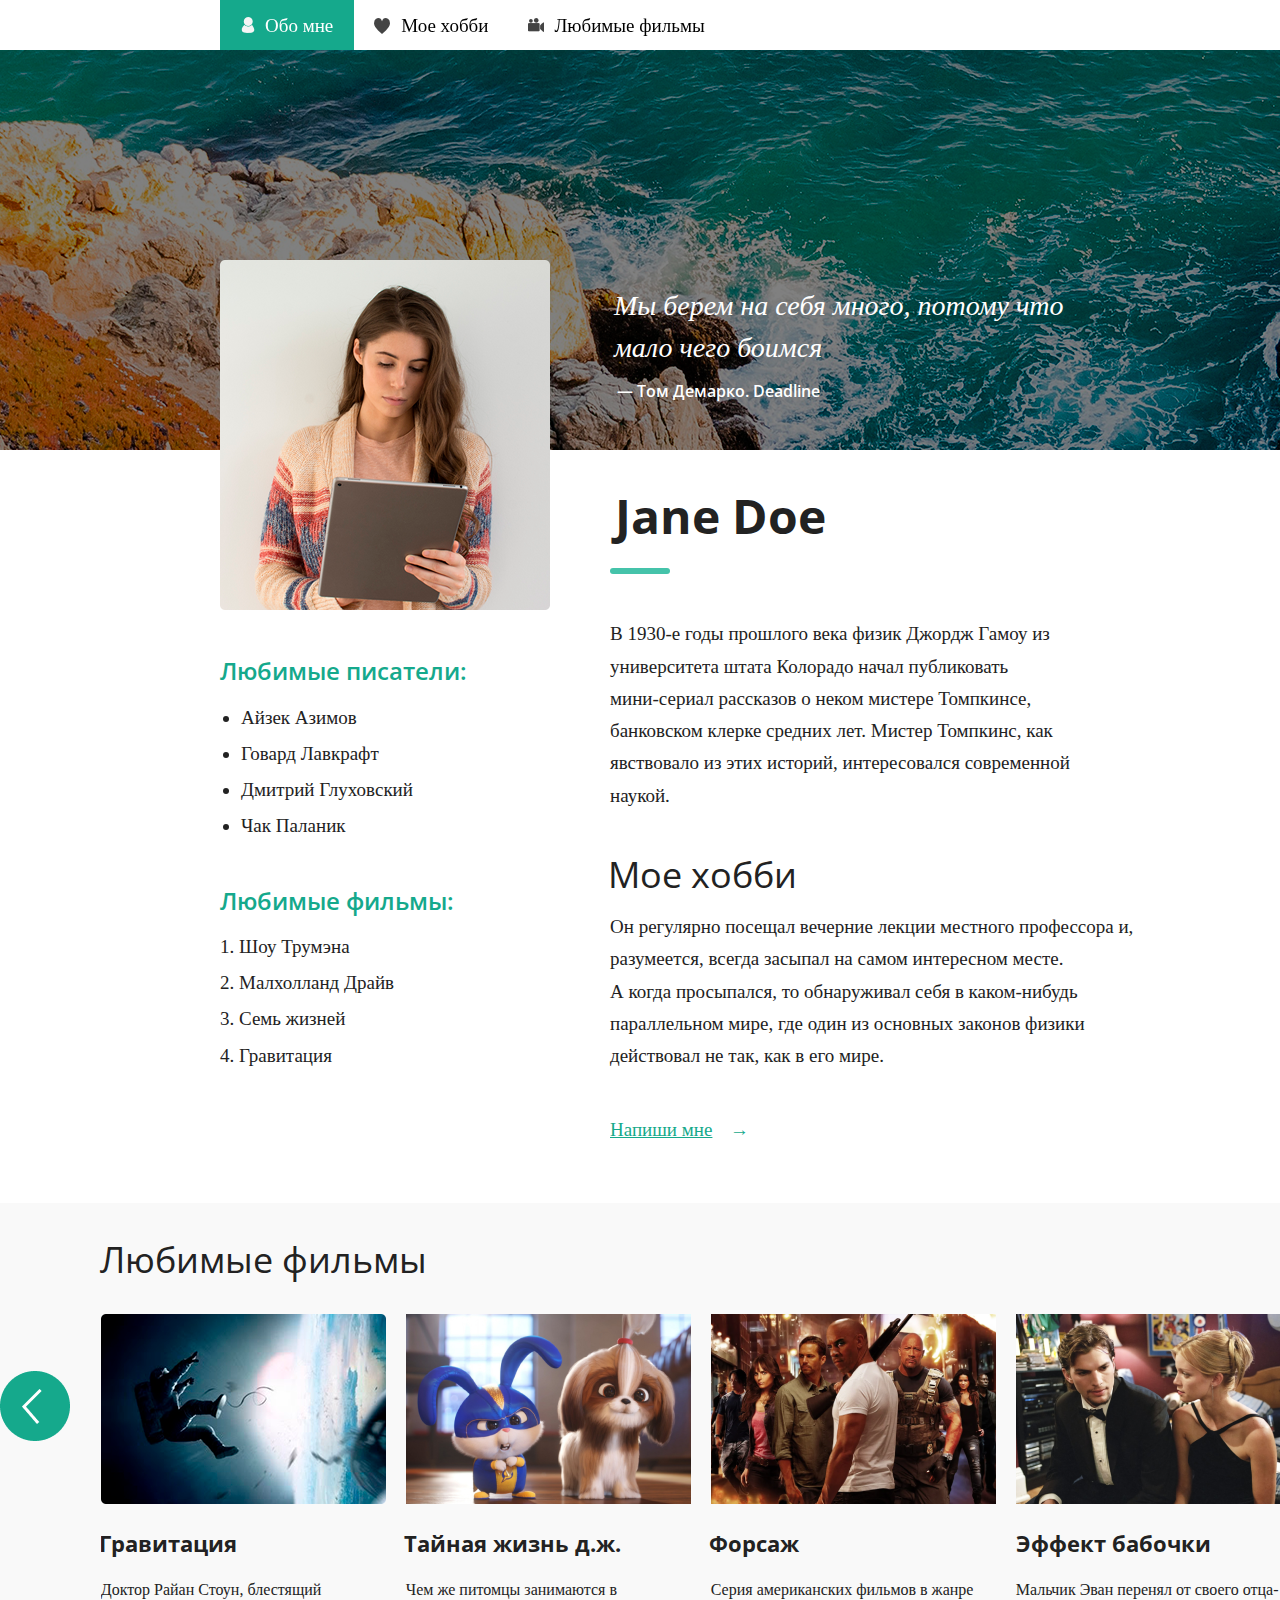
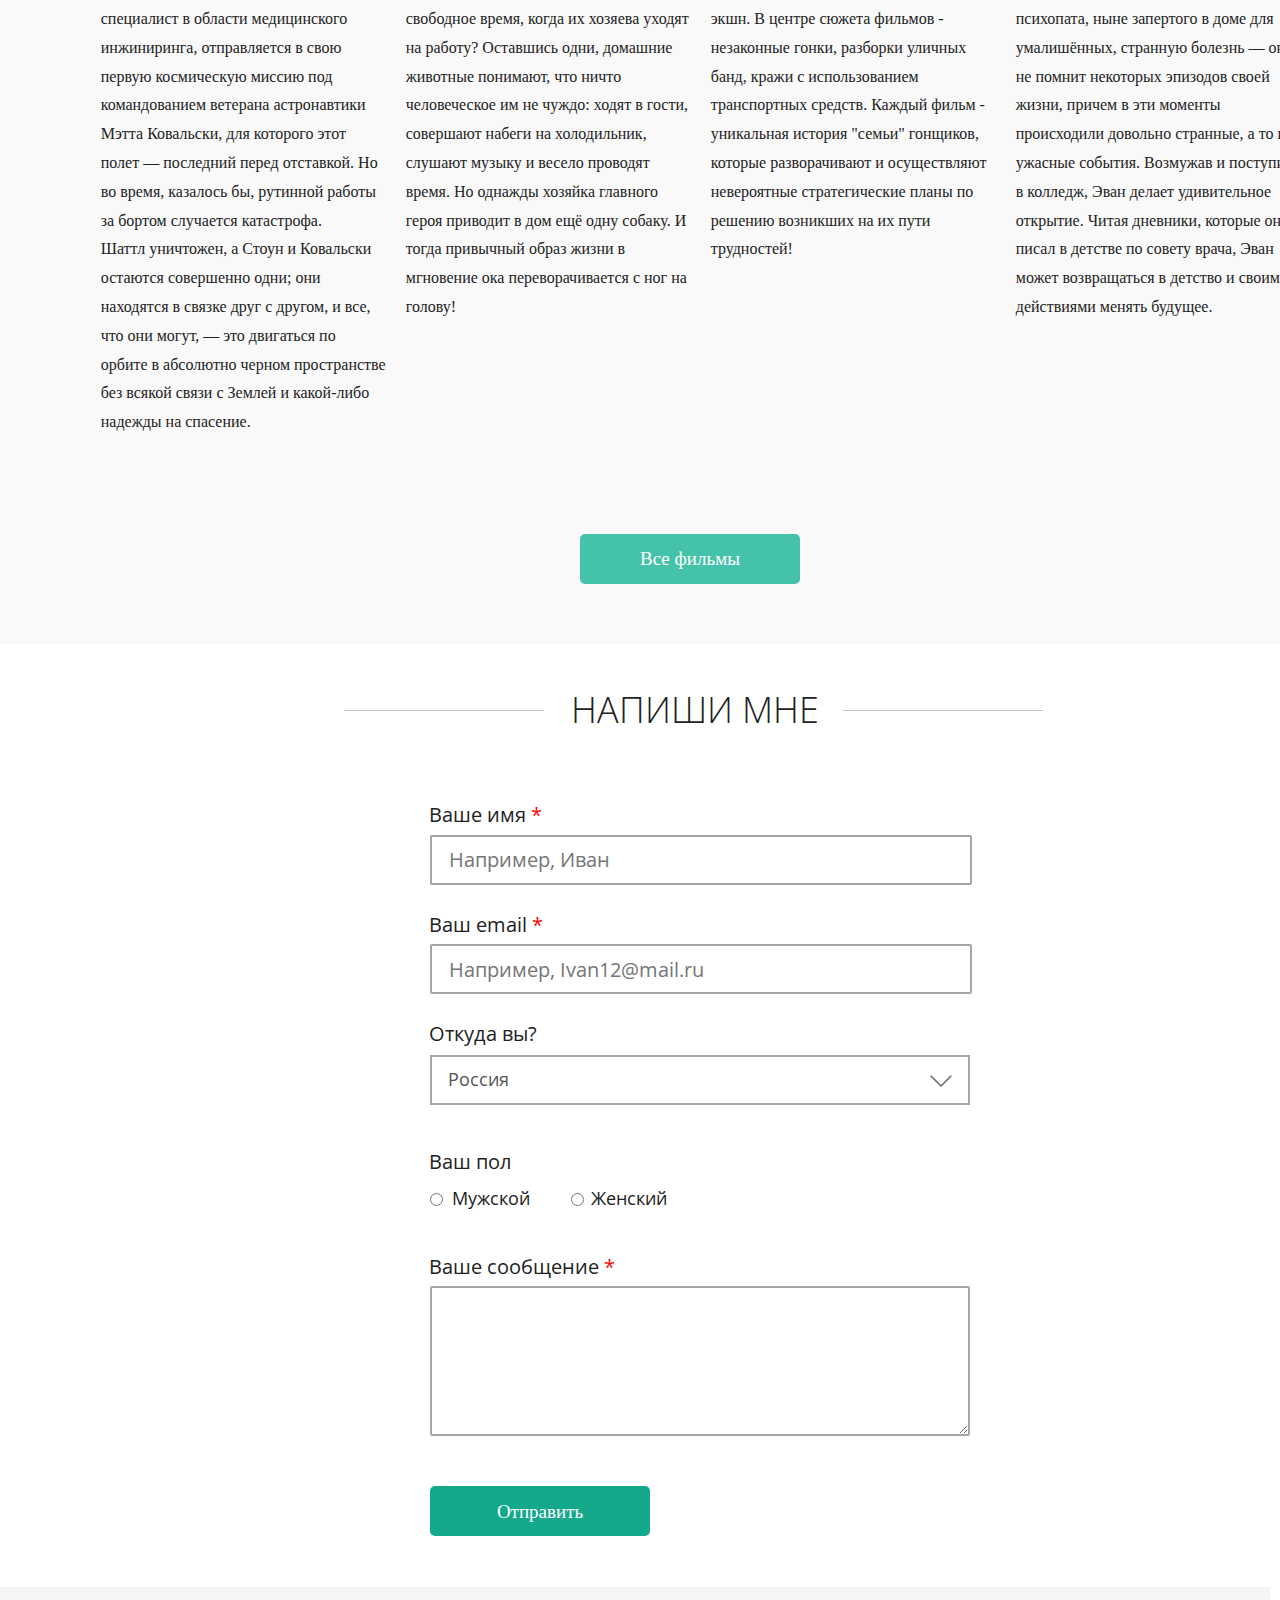
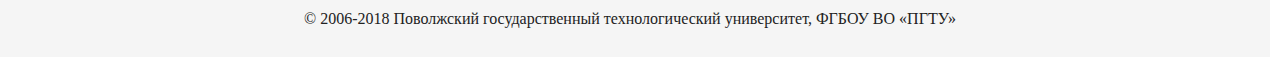
<file: lw9/index.html>
<!DOCTYPE html>
<html lang="ru">
  <head>
    <meta charset="UTF-8">
    <title>Страничка о человеке</title>
    <link href="web/css/main.css" rel="stylesheet">
    <script src="web/js/carusel.js" defer></script>
    <script src="web/js/ajax.js" defer></script>
  </head>
  <body>
    <article>                   <!--Обо мне-->
      <div class="container">
        <a class="anchor_about" name="about_me"></a>
        <div class="about">
          <nav>                       <!--Меню-->
            <ul class="menu">
              <li class="menu_about">
                <a href="#about_me" class="person_icon icon">
                  Обо мне
                </a>  
              </li>
              <li>
                <a href="#hobby" class="hobby_icon icon">
                  Мое хобби
                </a>  
              </li>
              <li>
                <a href="#film" class="video_icon icon">
                  Любимые фильмы
                </a>  
              </li>
            </ul>
          </nav>
          <img src="web/img/photo.png" class="my_photo">
          <div class="name">
            <blockquote class="citation">
              Мы берем на себя много, потому что 
              мало чего боимся<br>
              <strong class="author">— Том Демарко. Deadline</strong>
            </blockquote>
            <h1 class="name_header">
              Jane Doe
            </h1>
            <div class="rectangle"></div>
          </div>
          <p class="physic">
            В 1930-е годы прошлого века физик Джордж Гамоу из 
            университета штата Колорадо начал публиковать<br> 
            мини-сериал рассказов о неком мистере Томпкинсе, 
            банковском клерке средних лет. Мистер Томпкинс, как 
            явствовало из этих историй, интересовался современной 
            наукой. 
          </p>
          <div class="favorite writers">
            <h2 class="header_list">Любимые писатели:</h2>
            <ul class="list_writer">
              <li>Айзек Азимов</li>
              <li>Говард Лавкрафт</li>
              <li>Дмитрий Глуховский</li>
              <li>Чак Паланик</li>
            </ul>
          </div>
          <a class="anchor_hobby" name="hobby"></a>
          <div class="hobby">
            <h2 class="hobby_header">
              Мое хобби
            </h2>
            <p class="hobby_text">
              Он регулярно посещал вечерние лекции местного профессора
              и, разумеется, всегда засыпал на самом интересном месте.<br>     
              А когда просыпался, то обнаруживал себя в каком-нибудь 
              параллельном мире, где один из основных законов физики
              действовал не так, как в его мире. 
            </p>
            <a class="ref" href="#form">Напиши мне</a>
          </div>
          <div class="favorite movies">
            <h2 class="header_list">Любимые фильмы:</h2>
            <ul class="list_film">
              <li>1. Шоу Трумэна</li>
              <li>2. Малхолланд Драйв</li>
              <li>3. Семь жизней</li>
              <li>4. Гравитация</li>
            </ul>
          </div>
          <div class="clear"></div>
        </div>
      </div>
    </article>
    <section class="films">     <!--Фильмы-->
      <div class="container">   
        <h2 class="header_loving_movies">Любимые фильмы</h2>
        <a class="anchor_film" name="film"></a>
        <img class="arrow_left" id="arrow_left" src="web/img/arrow_left.png">
        <div class="loving_movies">
          <div class="carusel" id="carusel">
            <div class="film">
              <img src="web/img/film4.png">
              <h3 class="film_header">Гравитация</h3>
              <p class="film_text">
                Доктор Райан Стоун, блестящий 
                специалист в области медицинского 
                инжиниринга, отправляется в свою 
                первую космическую миссию под 
                командованием ветерана 
                астронавтики Мэтта Ковальски, для 
                которого этот полет — последний 
                перед отставкой. Но во время, 
                казалось бы, рутинной работы за 
                бортом случается катастрофа.<br>
                Шаттл уничтожен, а Стоун и 
                Ковальски остаются совершенно 
                одни; они находятся в связке друг с 
                другом, и все, что они могут, — это 
                двигаться по орбите в абсолютно 
                черном пространстве без всякой 
                связи с Землей и какой-либо 
                надежды на спасение.
              </p>
            </div>
            <div class="film">
              <img src="web/img/film5.png">
              <h3 class="film_header">Тайная жизнь д.ж.</h3>
              <p class="film_text">
                Чем же питомцы занимаются в 
                свободное время, когда их хозяева 
                уходят на работу? Оставшись одни, 
                домашние животные понимают, что 
                ничто человеческое им не чуждо: 
                ходят в гости, совершают набеги на 
                холодильник, слушают музыку и 
                весело проводят время. Но однажды 
                хозяйка главного героя приводит в 
                дом ещё одну собаку. И тогда 
                привычный образ жизни в 
                мгновение ока переворачивается с 
                ног на голову!
              </p>
            </div>
            <div class="film">
              <img src="web/img/film6.png">
              <h3 class="film_header">Форсаж</h3>
              <p class="film_text">
                Серия американских фильмов в 
                жанре экшн. В центре сюжета 
                фильмов - незаконные гонки, 
                разборки уличных банд, кражи с
                использованием транспортных 
                средств. Каждый фильм - уникальная 
                история "семьи" гонщиков, которые 
                разворачивают и осуществляют 
                невероятные стратегические планы 
                по решению возникших на их пути 
                трудностей! 
              </p>    
            </div>
            <div class="film">
              <img src="web/img/film7.png">
              <h3 class="film_header astral">Эффект бабочки</h3>
              <p class="film_text">
                Мальчик Эван перенял от своего 
                отца-психопата, ныне запертого в 
                доме для умалишённых, странную 
                болезнь — он не помнит некоторых 
                эпизодов своей жизни, причем в эти 
                моменты происходили довольно 
                странные, а то и ужасные события. 
                Возмужав и поступив в колледж, 
                Эван делает удивительное открытие. 
                Читая дневники, которые он писал в 
                детстве по совету врача, Эван может 
                возвращаться в детство и своими 
                действиями менять будущее.
              </p>  
            </div>
            <div class="film" id="film1">
              <img src="web/img/film1.png">
              <h3 class="film_header">Побег из Шоушенка</h3>
              <p class="film_text">
                Успешный банкир Энди Дюфрейн 
                обвинен в убийстве собственной 
                жены и ее любовника. Оказавшись в 
                тюрьме под названием Шоушенк, он 
                сталкивается с жестокостью и 
                беззаконием, царящими по обе 
                стороны решетки. Каждый, кто 
                попадает в эти стены, становится их 
                рабом до конца жизни. Но Энди, 
                вооруженный живым умом и доброй 
                душой, отказывается мириться с 
                приговором судьбы и начинает 
                разрабатывать невероятно дерзкий 
                план своего освобождения.
              </p>
            </div>
            <div class="film" id="film2">
              <img src="web/img/film2.png">
              <h3 class="film_header">Наркоз</h3>
              <p class="film_text">
                Клай Бересфорд вынужден лечь под 
                нож. Однако в процессе операции на 
                сердце он неожиданно приходит в 
                себя. Находясь в парализованном 
                состоянии, будучи не в силах 
                пошевелить ни рукой, ни ногой, он, 
                тем не менее, чувствует каждое 
                касание скальпеля к своей плоти…
              </p>    
            </div>
            <div class="film" id="film3">
              <img src="web/img/film3.png">
              <h3 class="film_header astral">Астрал</h3>
              <p class="film_text">
                Джош и Рене переезжают со своими 
                детьми в новый дом, но не успевают 
                толком распаковать вещи, как 
                начинаются странные события. 
                Необъяснимо перемещаются 
                предметы, в детской звучат странные 
                звуки… Но в настоящий ужас 
                приходят родители, когда их 
                десятилетний сын Далтон впадает в 
                кому. Все усилия врачей в больнице 
                помочь мальчику безуспешны.
              </p>  
            </div>
            <div class="film" id="film4">
              <img src="web/img/film4.png">
              <h3 class="film_header">Гравитация</h3>
              <p class="film_text">
                Доктор Райан Стоун, блестящий 
                специалист в области медицинского 
                инжиниринга, отправляется в свою 
                первую космическую миссию под 
                командованием ветерана 
                астронавтики Мэтта Ковальски, для 
                которого этот полет — последний 
                перед отставкой. Но во время, 
                казалось бы, рутинной работы за 
                бортом случается катастрофа.<br>
                Шаттл уничтожен, а Стоун и 
                Ковальски остаются совершенно 
                одни; они находятся в связке друг с 
                другом, и все, что они могут, — это 
                двигаться по орбите в абсолютно 
                черном пространстве без всякой 
                связи с Землей и какой-либо 
                надежды на спасение.
              </p>
            </div>
            <div class="film" id="film5">
              <img src="web/img/film5.png">
              <h3 class="film_header">Тайная жизнь д.ж.</h3>
              <p class="film_text">
                Чем же питомцы занимаются в 
                свободное время, когда их хозяева 
                уходят на работу? Оставшись одни, 
                домашние животные понимают, что 
                ничто человеческое им не чуждо: 
                ходят в гости, совершают набеги на 
                холодильник, слушают музыку и 
                весело проводят время. Но однажды 
                хозяйка главного героя приводит в 
                дом ещё одну собаку. И тогда 
                привычный образ жизни в 
                мгновение ока переворачивается с 
                ног на голову!
              </p>
            </div>
            <div class="film" id="film6">
              <img src="web/img/film6.png">
              <h3 class="film_header">Форсаж</h3>
              <p class="film_text">
                Серия американских фильмов в 
                жанре экшн. В центре сюжета 
                фильмов - незаконные гонки, 
                разборки уличных банд, кражи с
                использованием транспортных 
                средств. Каждый фильм - уникальная 
                история "семьи" гонщиков, которые 
                разворачивают и осуществляют 
                невероятные стратегические планы 
                по решению возникших на их пути 
                трудностей! 
              </p>    
            </div>
            <div class="film" id="film7">
              <img src="web/img/film7.png">
              <h3 class="film_header astral">Эффект бабочки</h3>
              <p class="film_text">
                Мальчик Эван перенял от своего 
                отца-психопата, ныне запертого в 
                доме для умалишённых, странную 
                болезнь — он не помнит некоторых 
                эпизодов своей жизни, причем в эти 
                моменты происходили довольно 
                странные, а то и ужасные события. 
                Возмужав и поступив в колледж, 
                Эван делает удивительное открытие. 
                Читая дневники, которые он писал в 
                детстве по совету врача, Эван может 
                возвращаться в детство и своими 
                действиями менять будущее.
              </p>  
            </div>
            <div class="film" id="film8">
              <img src="web/img/film8.png">
              <h3 class="film_header">Мальчишник в Вегасе</h3>
              <p class="film_text">
                Они мечтали устроить незабываемый 
                мальчишник в Вегасе. Но теперь им 
                необходимо вспомнить, что именно 
                произошло: что за ребенок сидит в 
                шкафу номера отеля? Как в ванную 
                попал тигр? Почему у одного из них 
                нет зуба? И, самое главное, куда 
                делся жених? То, что парни 
                вытворяли на вечеринке, не идет ни в 
                какое сравнение с тем, что им 
                придется сделать на трезвую голову, 
                когда они будут шаг за шагом 
                восстанавливать события прошлой 
                ночи.
              </p>
            </div>
            <div class="film" id="film9"> 
              <img src="web/img/film9.png">
              <h3 class="film_header">Superнянь</h3>
              <p class="film_text">
                Клэр и Марк уезжают на все 
                выходные со спокойной душой, ведь 
                они оставили своего малолетнего 
                отпрыска Реми на попечении 
                правильного парня и симпатяги 
                Фрэнка. На следующий день супругов 
                будит звонок из полиции, 
                сообщающий, что их дом перевёрнут 
                вверх дном, а сын исчез! На месте 
                происшествия осталась лишь 
                видеокамера, запечатлевшая на 
                удивление бурные события 
                минувшей ночи.
              </p>
            </div>
            <div class="film" id="film10">
              <img src="web/img/film10.png">
              <h3 class="film_header">3м. над уровнем неба</h3>
              <p class="film_text">
                История двух молодых людей, 
                которые принадлежат к разным 
                мирам. Баби ― богатая девушка, 
                которая отображает доброту и 
                невинность. Аче — мятежный 
                мальчик, импульсивный,
                бессознательный, склонный к риску 
                и опасности. Это маловероятно, 
                практически невозможно, но их 
                встреча неизбежна, и в этом 
                неистовом путешествии между ними 
                возникает первая большая любовь.
              </p>    
            </div>
            <div class="film">
              <img src="web/img/film4.png">
              <h3 class="film_header">Гравитация</h3>
              <p class="film_text">
                Доктор Райан Стоун, блестящий 
                специалист в области медицинского 
                инжиниринга, отправляется в свою 
                первую космическую миссию под 
                командованием ветерана 
                астронавтики Мэтта Ковальски, для 
                которого этот полет — последний 
                перед отставкой. Но во время, 
                казалось бы, рутинной работы за 
                бортом случается катастрофа.<br>
                Шаттл уничтожен, а Стоун и 
                Ковальски остаются совершенно 
                одни; они находятся в связке друг с 
                другом, и все, что они могут, — это 
                двигаться по орбите в абсолютно 
                черном пространстве без всякой 
                связи с Землей и какой-либо 
                надежды на спасение.
              </p>
            </div>
            <div class="film">
              <img src="web/img/film5.png">
              <h3 class="film_header">Тайная жизнь д.ж.</h3>
              <p class="film_text">
                Чем же питомцы занимаются в 
                свободное время, когда их хозяева 
                уходят на работу? Оставшись одни, 
                домашние животные понимают, что 
                ничто человеческое им не чуждо: 
                ходят в гости, совершают набеги на 
                холодильник, слушают музыку и 
                весело проводят время. Но однажды 
                хозяйка главного героя приводит в 
                дом ещё одну собаку. И тогда 
                привычный образ жизни в 
                мгновение ока переворачивается с 
                ног на голову!
              </p>
            </div>
            <div class="film">
              <img src="web/img/film6.png">
              <h3 class="film_header">Форсаж</h3>
              <p class="film_text">
                Серия американских фильмов в 
                жанре экшн. В центре сюжета 
                фильмов - незаконные гонки, 
                разборки уличных банд, кражи с
                использованием транспортных 
                средств. Каждый фильм - уникальная 
                история "семьи" гонщиков, которые 
                разворачивают и осуществляют 
                невероятные стратегические планы 
                по решению возникших на их пути 
                трудностей! 
              </p>    
            </div>
            <div class="film">
              <img src="web/img/film7.png">
              <h3 class="film_header astral">Эффект бабочки</h3>
              <p class="film_text">
                Мальчик Эван перенял от своего 
                отца-психопата, ныне запертого в 
                доме для умалишённых, странную 
                болезнь — он не помнит некоторых 
                эпизодов своей жизни, причем в эти 
                моменты происходили довольно 
                странные, а то и ужасные события. 
                Возмужав и поступив в колледж, 
                Эван делает удивительное открытие. 
                Читая дневники, которые он писал в 
                детстве по совету врача, Эван может 
                возвращаться в детство и своими 
                действиями менять будущее.
              </p>  
            </div>
          </div>
        </div>
        <img class="arrow_right" id="arrow_right" src="web/img/arrow_right.png">
        <a href="#" class="button">Все фильмы</a>
      </div>
    </section>
    <section>                   <!--Напиши мне-->
      <a class="anchor_form" name="form"></a>
      <div class="container">
        <h2 class="text_me">Напиши мне</h2>
        <form class="form" id="form" action="" method="POST" onsubmit="return false">
          <label for="name">Ваше имя <span class="star">*</span></label>
          <input class="input_cell" name="name" id="name" type="text" maxlength="255" required="required" title="Имя" placeholder="Например, Иван"><br>
          <label for="email">Ваш email <span class="star">*</span></label>
          <input class="input_cell" name="email" id="email" type="email" maxlength="255" required="required" title="Email" placeholder="Например, Ivan12@mail.ru"><br>
          <label for="country">Откуда вы?</label>  
          <select class="input_cell country" name="country" id="country" title="Страна" size="1">
            <option>Россия</option>
            <option>Белоруссия</option>
            <option>Казахстан</option>
            <option>Украина</option>
            <option>Армения</option>
            <option>Азербайджан</option>
            <option>Киргизия</option>
            <option>Молдавия</option>
            <option>Таджикистан</option>
            <option>Узбекистан</option>
          </select><br>
          <label for="sex">Ваш пол</label>
            <input class="male" name="sex" id="male" type="radio" value="male">
            <label for="male">Мужской</label>
            <input class="female" name="sex" id="female" type="radio" value="female">
            <label for="female">Женский</label>
          <label for="message">Ваше сообщение <span class="star">*</span></label>
          <textarea class="input_cell message" name="message" id="message" maxlength="1020" required="required" title="Сообщение"></textarea><br>
          <input class="submit" id="submit" type="submit" value="Отправить">
          <div class="success_message" id="success_message">
            <img class="tick" src="web/img/tick.png">
            <span class="tick_message">Ваше сообщение успешно отправлено</span>
          </div>
        </form>
      </div>
    </section>
  </body>
</html>
</file>
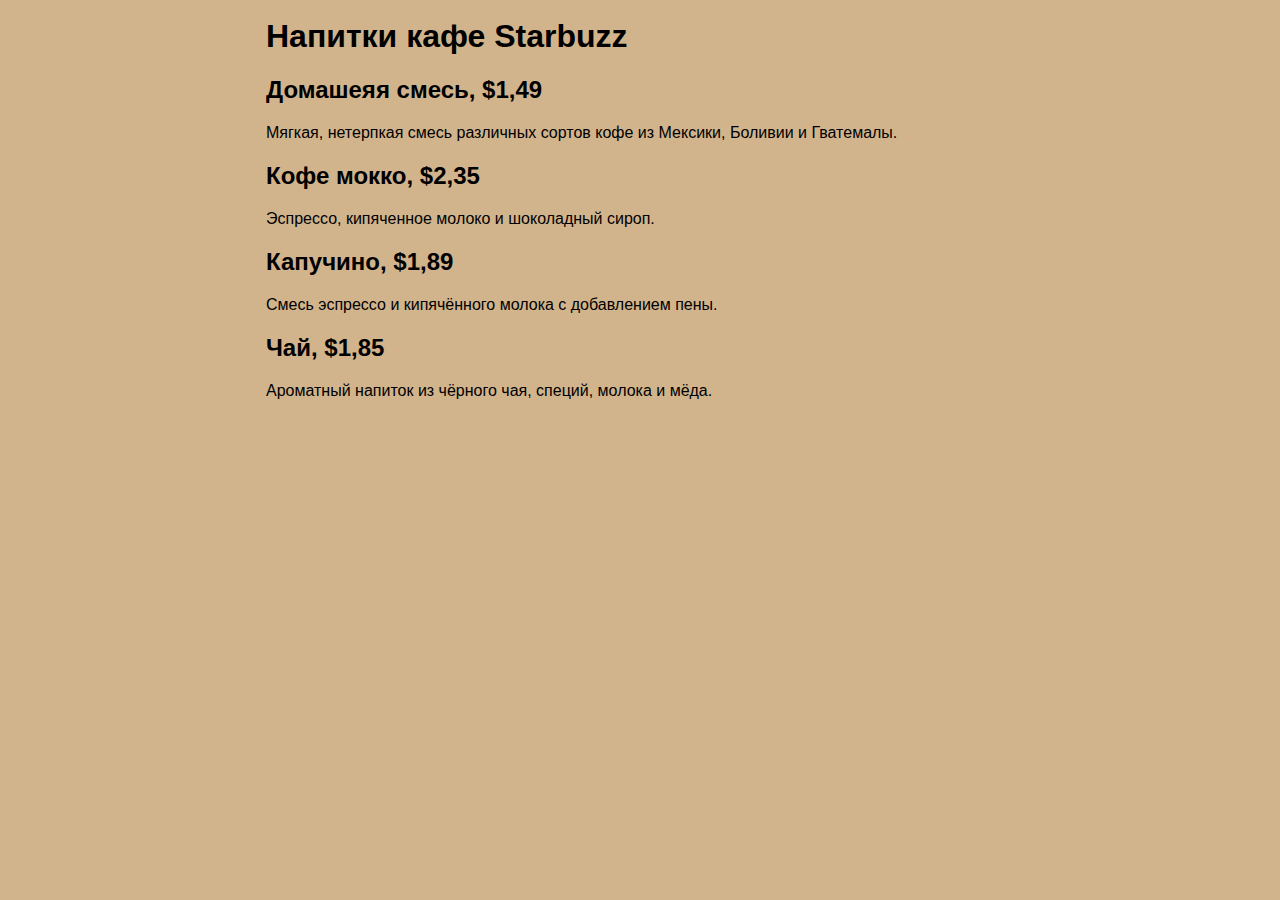
<file: Head_First/Starbuzz/index.html>
﻿<html>
  <head>
    <title>Кафе Starbuzz</title>
    <style type="text/css">
	body {
              background-color: #d2b48c;
              margin-left: 20%;
              margiin-right: 20%
	      border: 2px dotted black;
              padding: 10px 10px 10px 10px;
              font-family: sans-serif;        
        }
    </style>
  </head>
  <body>
    <h1>Напитки кафе Starbuzz</h1>

    <h2>Домашеяя смесь, $1,49</h2>
    <p>
      Мягкая, нетерпкая смесь различных сортов кофе из Мексики, Боливии и Гватемалы.
    </p>

    <h2>Кофе мокко, $2,35</h2>
    <p>Эспрессо, кипяченное молоко и шоколадный сироп.</p>

    <h2>Капучино, $1,89</h2>
    <p>
      Смесь эспрессо и кипячённого молока с добавлением пены.
    </p>

    <h2>Чай, $1,85</h2>
    <p>
      Ароматный напиток из чёрного чая, специй, молока и мёда.
    </p>
  </body>
</html>
</file>
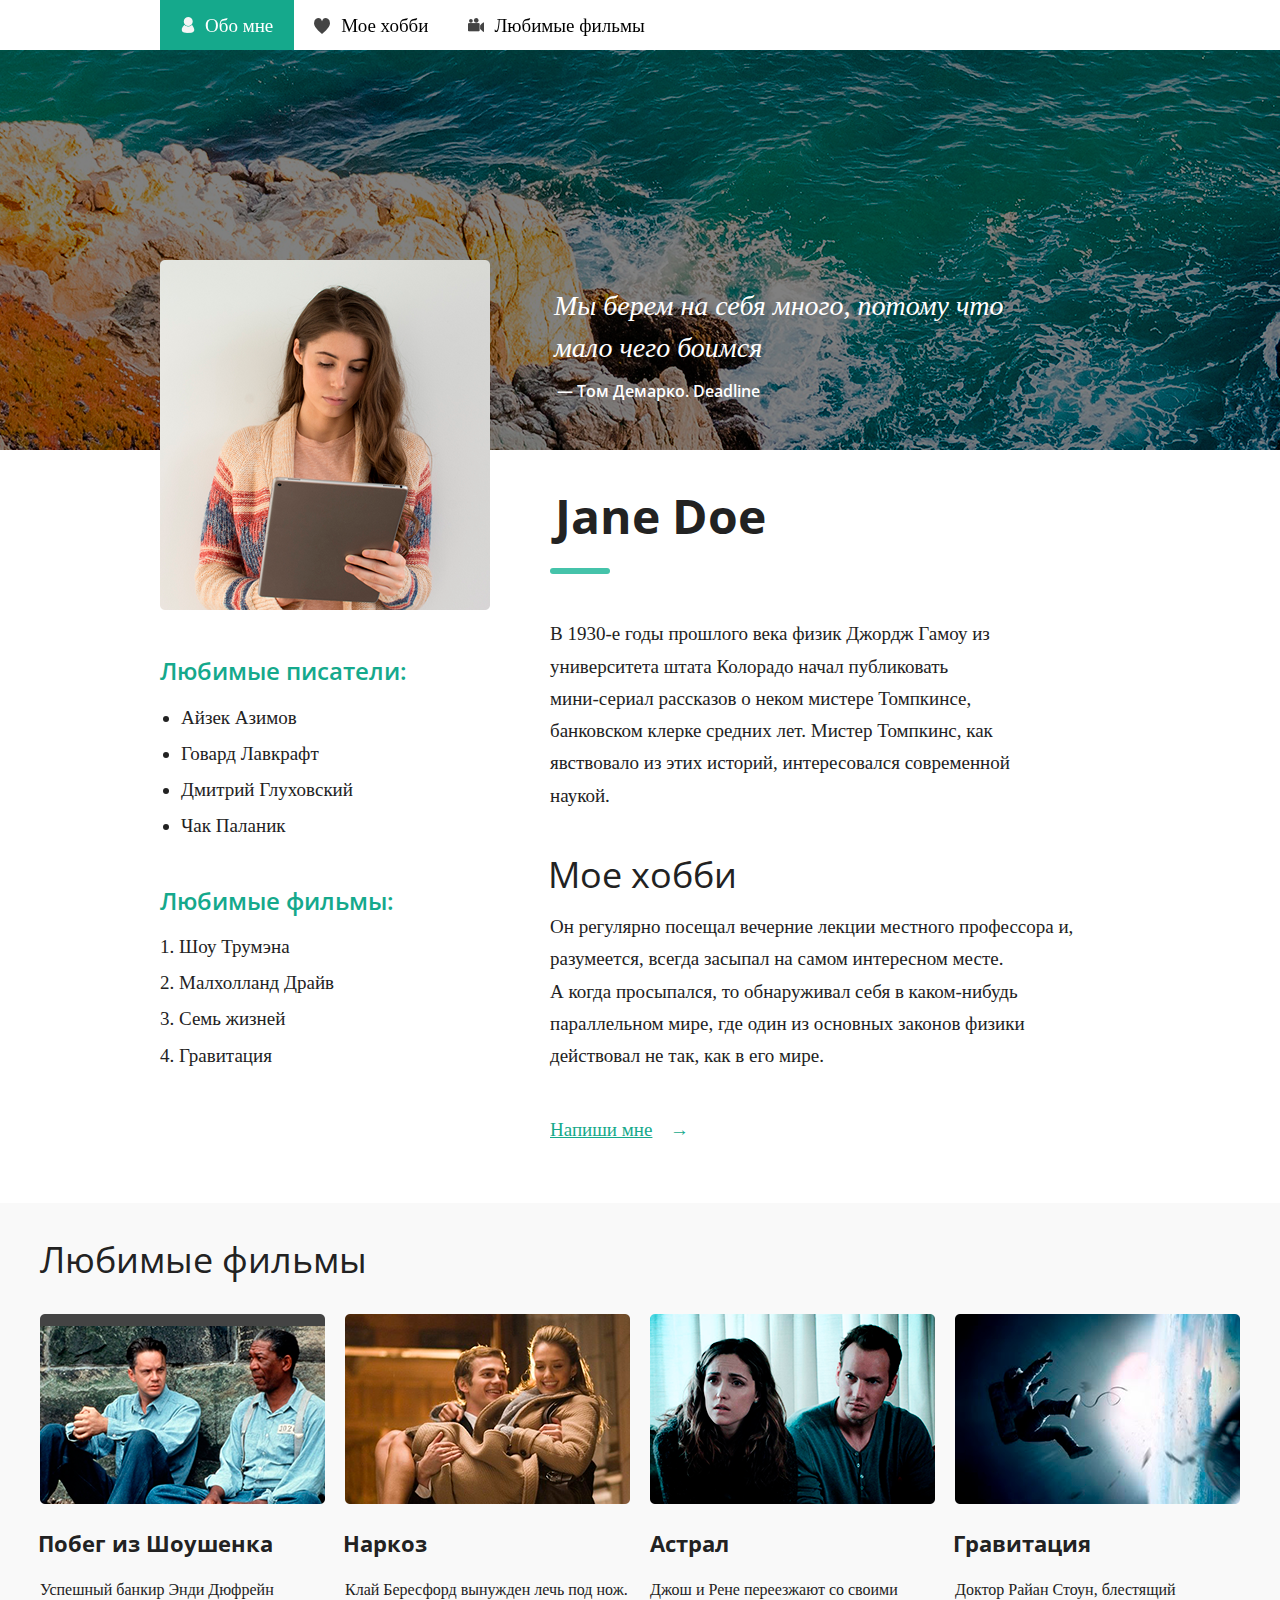
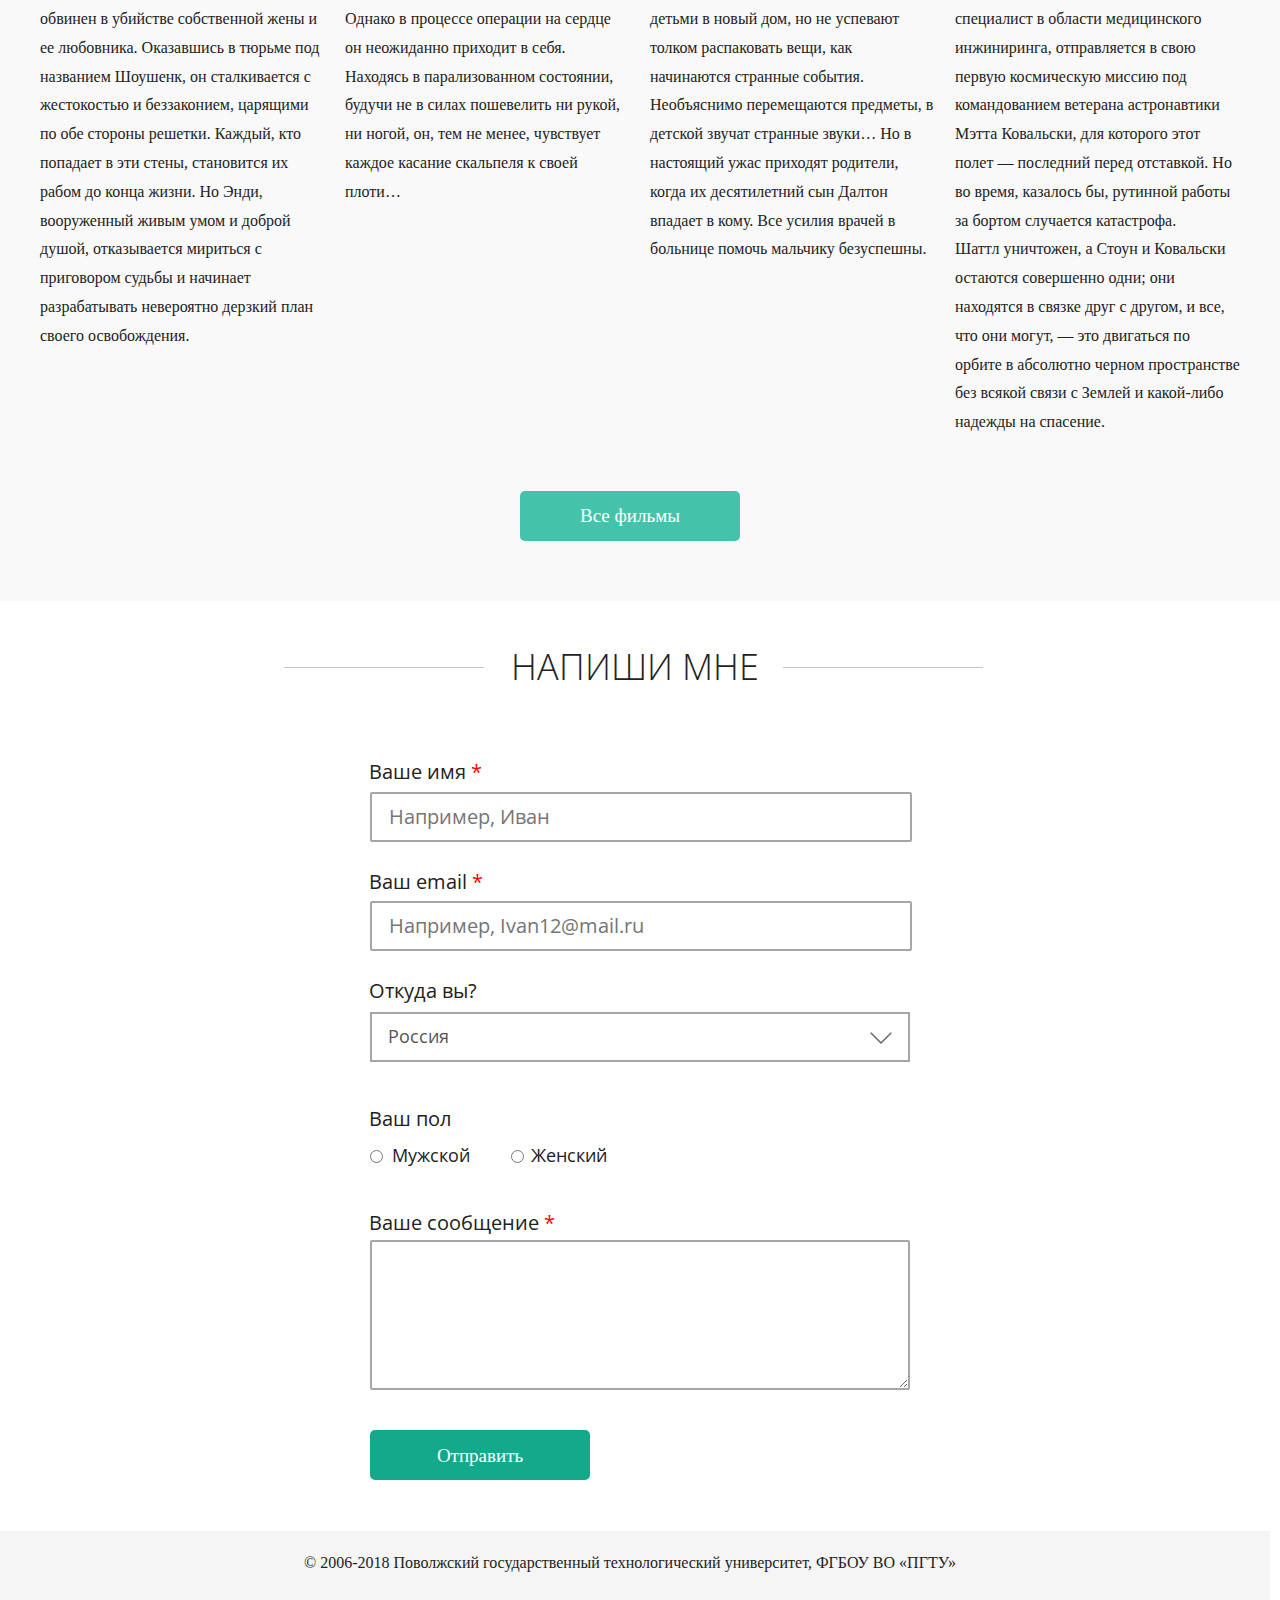
<file: lw11/web/index.html>
<!DOCTYPE html>
<html lang="ru">
  <head>
    <meta charset="UTF-8">
    <title>Страничка о человеке</title>
    <link href="css/main.css" rel="stylesheet">
  </head>
  <body>
    <article>                   <!--Обо мне-->
      <div class="container">
        <a class="anchor_about" name="about_me"></a>
        <div class="about">
          <nav>                       <!--Меню-->
            <ul class="menu">
              <li class="menu_about">
                <a href="#about_me" class="person_icon icon">
                  Обо мне
                </a>  
              </li>
              <li>
                <a href="#hobby" class="hobby_icon icon">
                  Мое хобби
                </a>  
              </li>
              <li>
                <a href="#film" class="video_icon icon">
                  Любимые фильмы
                </a>  
              </li>
            </ul>
          </nav>
          <img src="img/photo.png" class="my_photo">
          <div class="name">
            <blockquote class="citation">
              Мы берем на себя много, потому что 
              мало чего боимся<br>
              <strong class="author">— Том Демарко. Deadline</strong>
            </blockquote>
            <h1 class="name_header">
              Jane Doe
            </h1>
            <div class="rectangle"></div>
          </div>
          <p class="physic">
            В 1930-е годы прошлого века физик Джордж Гамоу из 
            университета штата Колорадо начал публиковать<br> 
            мини-сериал рассказов о неком мистере Томпкинсе, 
            банковском клерке средних лет. Мистер Томпкинс, как 
            явствовало из этих историй, интересовался современной 
            наукой. 
          </p>
          <div class="favorite writers">
            <h2 class="header_list">Любимые писатели:</h2>
            <ul class="list_writer">
              <li>Айзек Азимов</li>
              <li>Говард Лавкрафт</li>
              <li>Дмитрий Глуховский</li>
              <li>Чак Паланик</li>
            </ul>
          </div>
          <a class="anchor_hobby" name="hobby"></a>
          <div class="hobby">
            <h2 class="hobby_header">
              Мое хобби
            </h2>
            <p class="hobby_text">
              Он регулярно посещал вечерние лекции местного профессора
              и, разумеется, всегда засыпал на самом интересном месте.<br>     
              А когда просыпался, то обнаруживал себя в каком-нибудь 
              параллельном мире, где один из основных законов физики
              действовал не так, как в его мире. 
            </p>
            <a class="ref" href="#form">Напиши мне</a>
          </div>
          <div class="favorite movies">
            <h2 class="header_list">Любимые фильмы:</h2>
            <ul class="list_film">
              <li>1. Шоу Трумэна</li>
              <li>2. Малхолланд Драйв</li>
              <li>3. Семь жизней</li>
              <li>4. Гравитация</li>
            </ul>
          </div>
          <div class="clear"></div>
        </div>
      </div>
    </article>
    <section class="films">     <!--Фильмы-->
      <div class="container">   
        <h2 class="header_loving_movies">Любимые фильмы</h2>
        <a class="anchor_film" name="film"></a>
        <div class="loving_movies">
          <div class="film">
            <img src="img/film1.png">
            <h3 class="film_header">Побег из Шоушенка</h3>
            <p class="film_text">
              Успешный банкир Энди Дюфрейн 
              обвинен в убийстве собственной 
              жены и ее любовника. Оказавшись в 
              тюрьме под названием Шоушенк, он 
              сталкивается с жестокостью и 
              беззаконием, царящими по обе 
              стороны решетки. Каждый, кто 
              попадает в эти стены, становится их 
              рабом до конца жизни. Но Энди, 
              вооруженный живым умом и доброй 
              душой, отказывается мириться с 
              приговором судьбы и начинает 
              разрабатывать невероятно дерзкий 
              план своего освобождения.
            </p>
          </div>
          <div class="film">
            <img src="img/film2.png">
            <h3 class="film_header">Наркоз</h3>
            <p class="film_text">
              Клай Бересфорд вынужден лечь под 
              нож. Однако в процессе операции на 
              сердце он неожиданно приходит в 
              себя. Находясь в парализованном 
              состоянии, будучи не в силах 
              пошевелить ни рукой, ни ногой, он, 
              тем не менее, чувствует каждое 
              касание скальпеля к своей плоти…
            </p>    
          </div>
          <div class="film">
            <img src="img/film3.png">
            <h3 class="film_header astral">Астрал</h3>
            <p class="film_text">
              Джош и Рене переезжают со своими 
              детьми в новый дом, но не успевают 
              толком распаковать вещи, как 
              начинаются странные события. 
              Необъяснимо перемещаются 
              предметы, в детской звучат странные 
              звуки… Но в настоящий ужас 
              приходят родители, когда их 
              десятилетний сын Далтон впадает в 
              кому. Все усилия врачей в больнице 
              помочь мальчику безуспешны.
            </p>  
          </div>
          <div class="film">
            <img src="img/film4.png">
            <h3 class="film_header">Гравитация</h3>
            <p class="film_text">
              Доктор Райан Стоун, блестящий 
              специалист в области медицинского 
              инжиниринга, отправляется в свою 
              первую космическую миссию под 
              командованием ветерана 
              астронавтики Мэтта Ковальски, для 
              которого этот полет — последний 
              перед отставкой. Но во время, 
              казалось бы, рутинной работы за 
              бортом случается катастрофа.<br>
              Шаттл уничтожен, а Стоун и 
              Ковальски остаются совершенно 
              одни; они находятся в связке друг с 
              другом, и все, что они могут, — это 
              двигаться по орбите в абсолютно 
              черном пространстве без всякой 
              связи с Землей и какой-либо 
              надежды на спасение.
            </p>
          </div>
        </div>
        <a href="#" class="buttom">Все фильмы</a>
      </div>
    </section>
    <section>                   <!--Напиши мне-->
      <a class="anchor_form" name="form"></a>
      <div class="container">
        <h2 class="text_me">Напиши мне</h2>
        <form class="form" action="index.php" method="POST">
          <label for="name">Ваше имя <span class="star">*</span></label>
          <input class="input_cell" name="name" id="name" type="text" maxlength="255" required="required" title="Имя" placeholder="Например, Иван">
          <label for="email">Ваш email <span class="star">*</span></label>
          <input class="input_cell" name="email" id="email" type="email" maxlength="255" required="required" title="Email" placeholder="Например, Ivan12@mail.ru">
          <label for="country">Откуда вы?</label>  
          <select class="input_cell country" name="country" id="country" title="Страна" size="1">
            <option>Россия</option>
            <option>Белоруссия</option>
            <option>Казахстан</option>
            <option>Украина</option>
            <option>Армения</option>
            <option>Азербайджан</option>
            <option>Киргизия</option>
            <option>Молдавия</option>
            <option>Таджикистан</option>
            <option>Узбекистан</option>
          </select>
          <label for="sex">Ваш пол</label>
            <input class="male" name="sex" id="male" type="radio" value="male">
            <label for="male">Мужской</label>
            <input class="female" name="sex" id="female" type="radio" value="female">
            <label for="female">Женский</label>
          <label for="sms">Ваше сообщение <span class="star">*</span></label>
          <textarea class="input_cell sms" name="sms" id="sms" maxlength="1020" required="required" title="Сообщение"></textarea>
          <input class="submit" type="submit" value="Отправить">
        </form>
      </div>
    </section>
  </body>
</html>
</file>
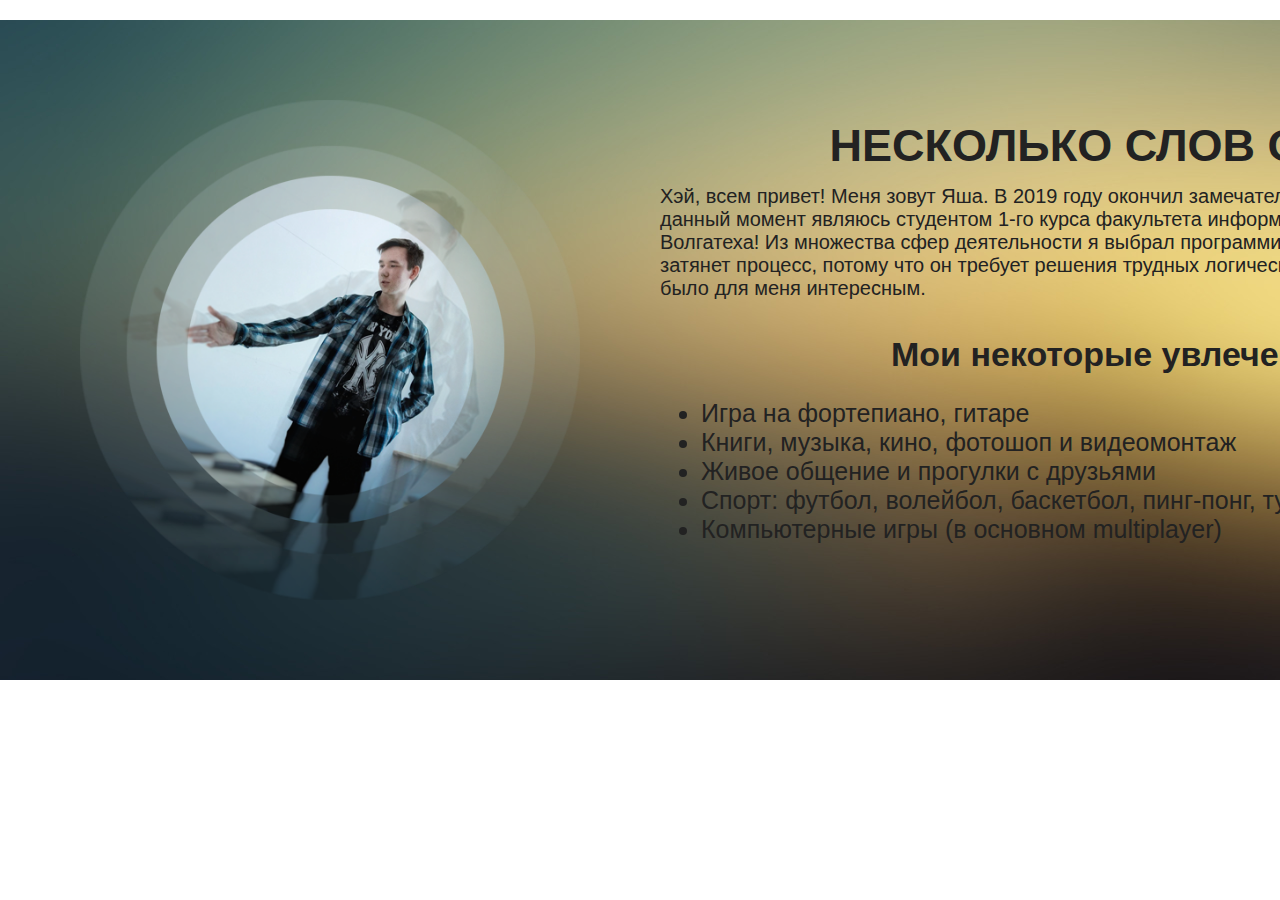
<file: lw4/lw4_1.html>
<!DOCTYPE html>
<html lang="ru">
	<head>  
		<meta charset="UTF-8">
		<title>Мини-визитка</title>  
		<link rel="stylesheet" href="css/main_lw.css">    
	</head>
	<body>
		<article>
			<div class="container">
        <a href="https://vk.com/yalgaev" target="_blank">
          <img class="avatar" src="img/avatar.png" alt="Подгружаем фото...">
        </a>
				<div class="titles">
					<h1>Несколько слов о себе</h1>
					<p class="titles__first">
              Хэй, всем привет! Меня зовут Яша. В 2019 году окончил замечательную 
              Алексеевскую школу, а на данный момент являюсь студентом 1-го курса факультета информатики 
              и вычислительной техники Волгатеха! Из множества сфер деятельности я выбрал программирование, так как 
              был уверен, что меня затянет процесс, потому что он требует решения трудных логических и 
              творческих задач, что всегда было для меня интересным.
          </p>
        </div>
        <div class="list">
          <h3>Мои некоторые увлечения</h3>
          <ul>
              <li>
                  Игра на фортепиано, гитаре
              </li>
              <li>
                  Книги, музыка, кино, фотошоп и видеомонтаж
              </li>
              <li>
                  Живое общение и прогулки с друзьями
              </li>
              <li>
                  Спорт: футбол, волейбол, баскетбол, пинг-понг, турнички
              </li>
              <li>
                  Компьютерные игры (в основном multiplayer)
              </li>
          </ul>
        </div>
			</div>
		</article>
	</body>
</html>
</file>
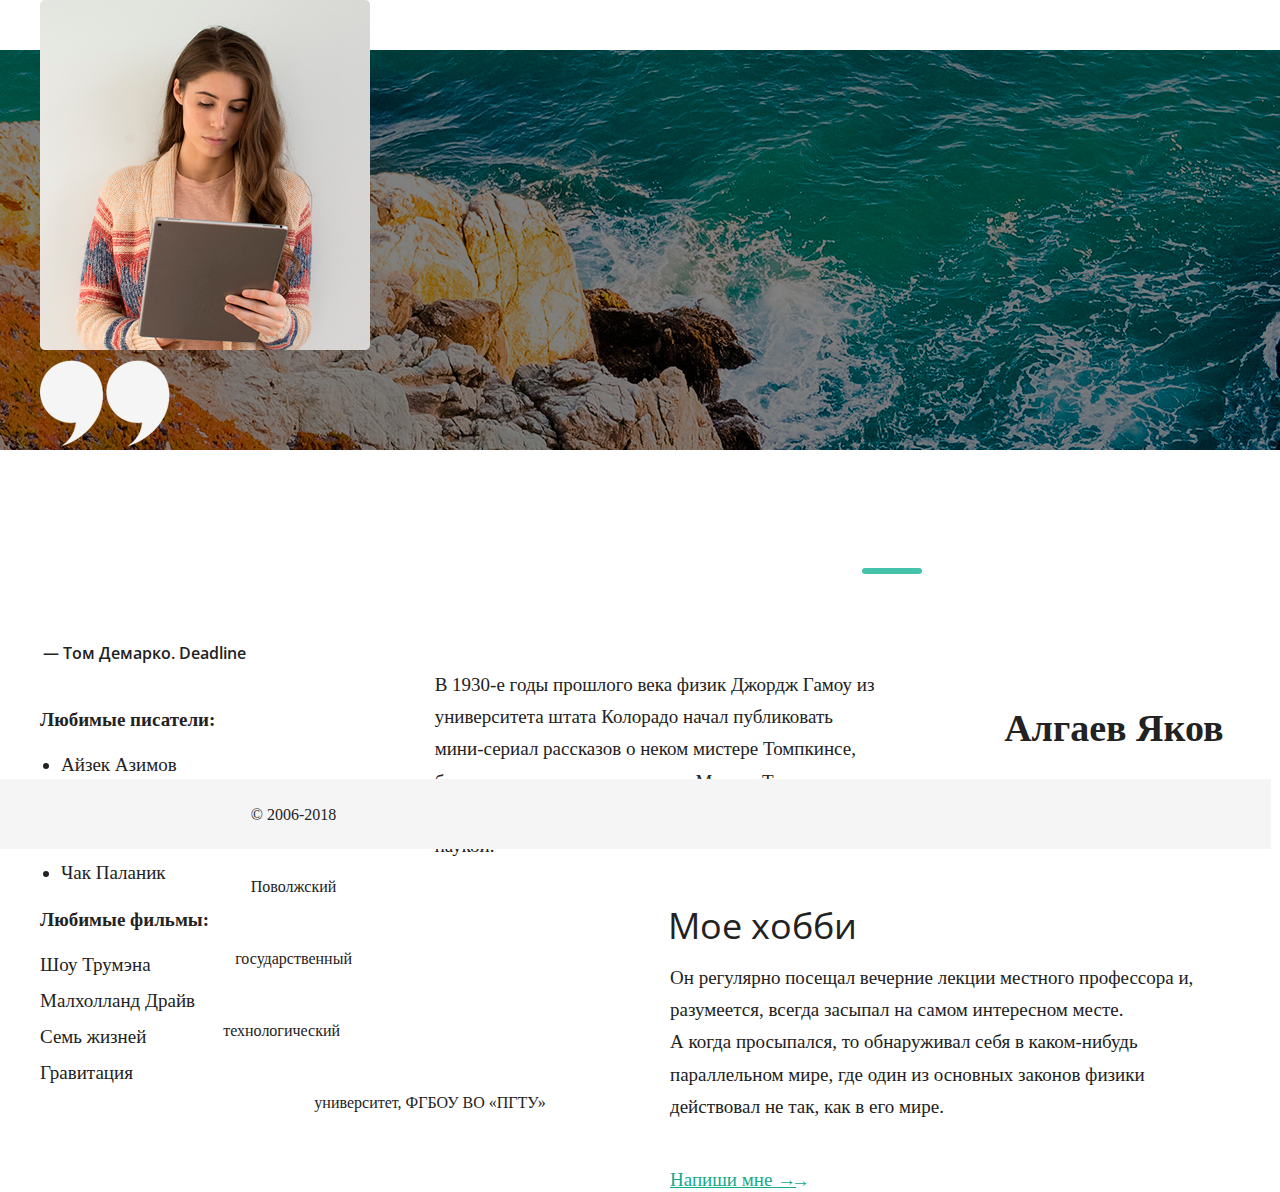
<file: lw5.2/indexold.html>
<!DOCTYPE html>
<html lang="ru">
  <head>
    <meta charset="UTF-8">
    <title>Страничка о человеке</title>
    <link href="css/main.css" rel="stylesheet">
  </head>
  <body>
    <article>
      <div class="container">
        <div class="heading">
          <img src="img/photo.png" alt="Здесь будет моё фото" class="photo">
          <div class="quote">
            <img src="img/quotes.png" alt="Кавычки" class="quotes">
            <p class="citation">
              Мы берем на себя много, потому
              что мало чего боимся
            </p>
            <b class="author">
              — Том Демарко. Deadline
            </b>
          </div>
        </div>
        <div class="favorite writers">
          <strong>Любимые писатели:</strong>
          <ul class="list_writer">
            <li>
              Айзек Азимов
            </li>
            <li>
              Говард Лавкрафт
            </li>
            <li>
              Дмитрий Глуховский
            </li>
            <li>
              Чак Паланик
            </li>
          </ul>
        </div>
        <div class="text">
          <h1 class="name">
            Алгаев Яков
          </h1>
          <div class="rectangle"></div>
          <p class="physic">
            В 1930-е годы прошлого века физик Джордж Гамоу из 
            университета штата Колорадо начал публиковать<br> 
            мини-сериал рассказов о неком мистере Томпкинсе, 
            банковском клерке средних лет. Мистер Томпкинс, как 
            явствовало из этих историй, интересовался современной 
            наукой. 
          </p>
        </div>
        <div class="favorite movies">
          <strong>Любимые фильмы:</strong>
          <ol class="list_film">
            <li>
              Шоу Трумэна
            </li>
            <li>
              Малхолланд Драйв
            </li>
            <li>
              Семь жизней
            </li>
            <li>
              Гравитация
            </li>
          </ol>
        </div>
        <div class="hobby">
          <h2 class="hobby_header">
            Мое хобби
          </h2>
          <p class="hobby_text">
            Он регулярно посещал вечерние лекции местного профессора
            и, разумеется, всегда засыпал на самом интересном месте.<br>     
            А когда просыпался, то обнаруживал себя в каком-нибудь 
            параллельном мире, где один из основных законов физики
            действовал не так, как в его мире. 
          </p>
          <a class="ref" href="#">
            <ins>Напиши мне</ins> →
          </a>
        </div>
      </div>
    </article>
  </body>
</html>
</file>
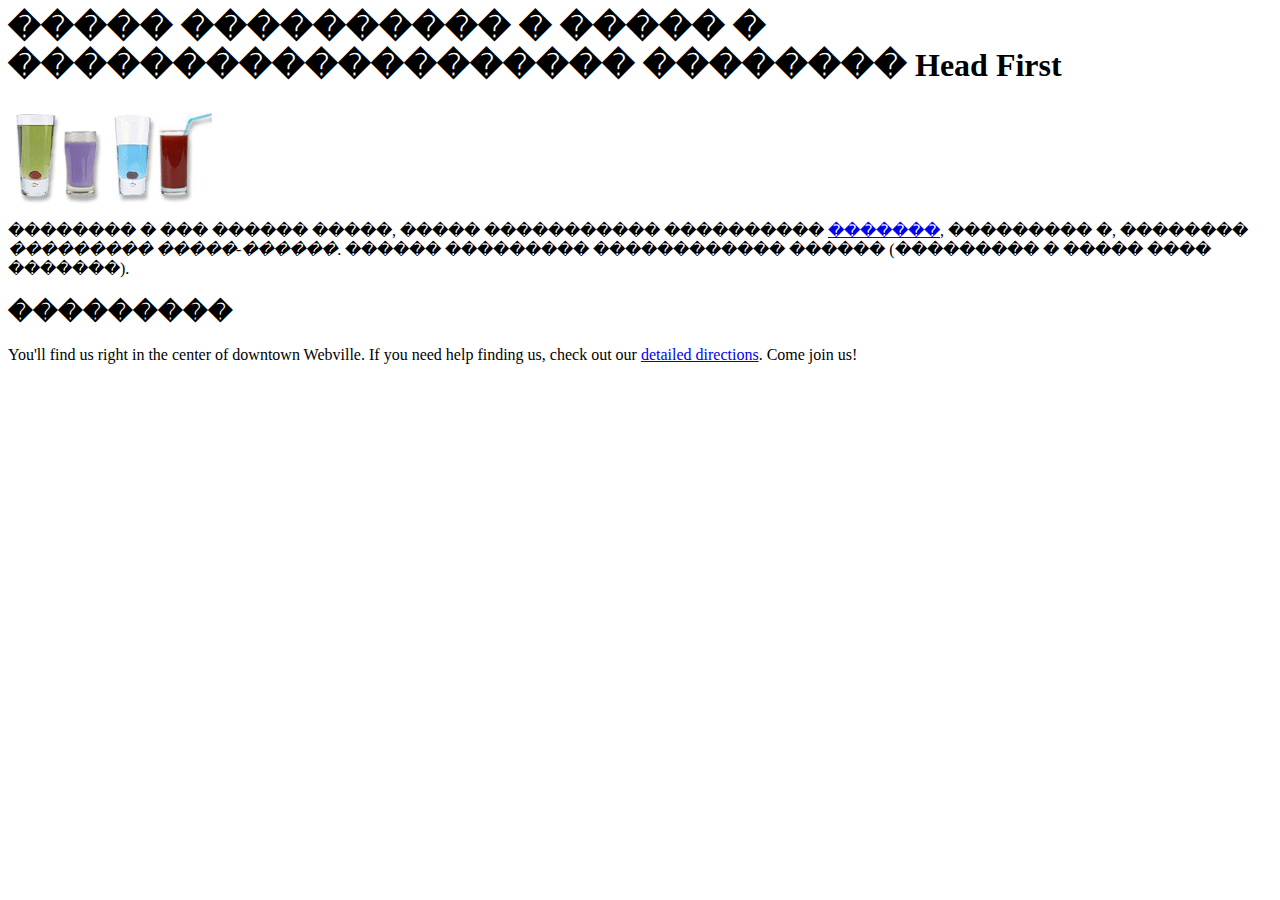
<file: Head_First/lounge/lounge.html>
<html>
  <head>
    <title>�������� Head First</title>
  </head>
  <body>
    <h1>����� ���������� � ����� � ������������������� 
	�������� Head First
    </h1>
    <img src="images/drinks.gif">
    <p>
       �������� � ��� ������ �����, ����� �����������
       ���������� <a href="beverages/elixir.html">�������</a>,
       ��������� �, �������� 
       <em>��������� �����-������</em>.
       ������ ��������� ������������ ������
       (��������� � ����� ���� �������).
    </p>
    <h2>���������</h2>
    <p>
      You'll find us right in the center of downtown Webville.   
      If you need help finding us, check out 
      our <a href="about/directions.html">detailed directions</a>.
      Come join us!
    </p>
  </body>
</html>
</file>
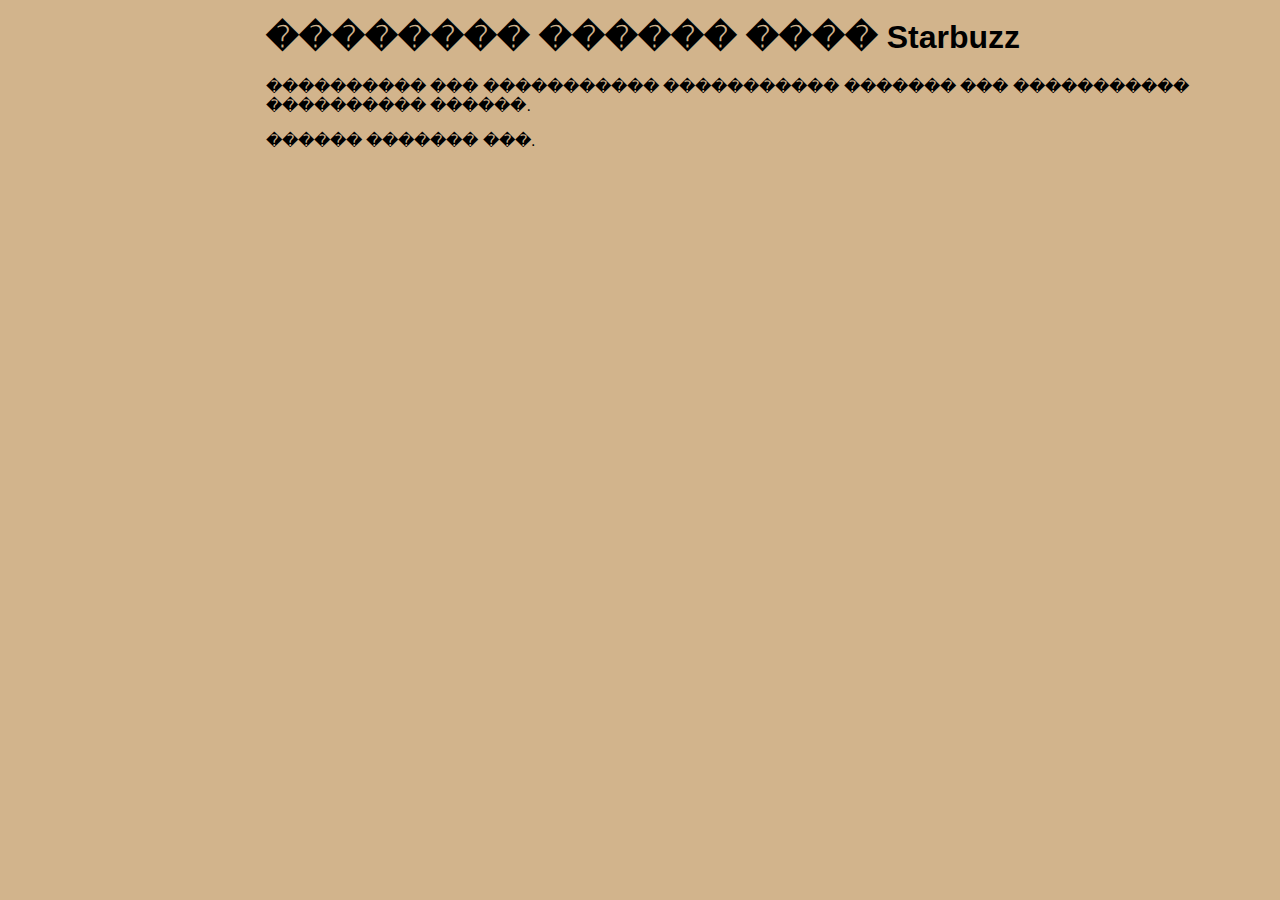
<file: Head_First/Starbuzz/mission.html>
<html>
  <head>
    <title>���� Starbuzz</title>
    <style type="text/css">
	body {
              background-color: #d2b48c;
              margin-left: 20%;
              margiin-right: 20%
	      border: 2px dotted black;
              padding: 10px 10px 10px 10px;
              font-family: sans-serif;        
        }
    </style>
  </head>
  <body>
    <h1>�������� ������ ���� Starbuzz</h1>
    <p>
      ���������� ��� ����������� ����������� ������� 
      ��� ����������� ���������� ������.
    </p>
    <p>
      ������ ������� ���.
    </p>
  </body>
</html>
</file>
<file: lw12/css/main.css>
@import url('https://fonts.googleapis.com/css?family=Open+Sans:300,400,600,700&display=swap');

body 
{
    font: 400 21px/1.7 Georgia;
    padding: 0; 
    margin: 0; 
    color: #222222;
}

.container
{
    width: 100%;
    padding: 0.1% 0;
}

div
{
    box-sizing: border-box;  
}

.nav
{
    visibility: hidden;
    width: 100%;
    position: absolute;
    opacity: 0;
    overflow: hidden;
}

.transition
{
    transition: all 500ms ease 0s;
}

.nav.active
{
   visibility: visible;
   opacity: 1;
}

.menu
{
    display: flex;
    align-items: center;
    flex-direction: column;
    margin: 0;
    padding: 0;
    background: rgba(112, 112, 112, 0.5);
}

.icon
{
    color: #000;
    display: block;
    height: 48.5px;
    padding: 0 21px 0 30px;
    text-decoration: none;
    font: 500 22px Georgia;
    line-height: 50px;
}

.person_icon_img, .hobby_icon_img, .video_icon_img
{
    position: relative;
    top: 1px;
    right: 4px;
}

.person_icon_img
{
    filter: brightness(30%);
}

.person_icon
{
    margin-left: 15px;
}

.hobby_icon
{
    margin-left: 8px;
    padding-left: 39px;
    order: 1;
}

.video_icon
{
    margin-left: 7px;
    padding-left: 38px;
}

.burger
{
    display: flex;
    flex-direction: column;
    padding: 5px 0 12px ;
    align-items: center;
}

.rect
{
    background: black;
    display: inline-block;
    height: 7px;
    margin-top: 8px;
    transition: transform 500ms;
    width: 44px;
}

.rect:nth-child(2)
{
    transition-delay: 100ms;
}

.rect:nth-child(3)
{
    transition-delay: 100ms;
}

.burger.active
{
    background: rgba(112, 112, 112, 0.5);
}

.burger.active .rect:nth-child(1)
{
    transform: rotate(-45deg) translateX(-11px) translateY(11px);
}

.burger.active .rect:nth-child(2)
{
    transform: rotate(45deg);
}

.burger.active .rect:nth-child(3)
{
    transform: rotate(-45deg) translateX(10px) translateY(-10px);
}


.my_photo
{
    opacity: 1;
    z-index: 1;
    display: block;
    max-width: 100%;
    margin: 0 auto;
}

.name
{
    display: flex;
    flex-direction: column;
}

.citation
{
    margin: 24px 5%;
    text-align: center;
    font: italic 28px/1.2 Georgia;
}

.author
{
    display: block;
    font: 600 16px/1'Open Sans';
    margin: 14px 0;
}

.name_header
{
    order: -2;
    font: 700 48px 'Open Sans';
    margin: 34px auto;
}

.rectangle
{
    order: -1;
    background: #45c3aa;
    border-radius: 10px;
    width: 60px;
    height: 6px;
    margin: 0 auto;
}

.physic
{
    margin: 0 5%;
}

.header_list
{
    font: 600 24px/1.5 'Open Sans';
    color: #15a98c;
    margin: 0;
    text-align: center;
}

.favorite
{
    margin-top: 40px;
}

.favorite li
{
    margin: 5% 0 0 0;
    font: 21px/1.16 Georgia;
}

.list_writer
{
    padding: 0 0 0 21px;
    margin-left: calc( (100% - 220px) / 2 );
}

.list_film
{
    padding: 0;
    margin-left: calc( (100% - 220px) / 2 );
    list-style: none;
}

.hobby
{

}

.hobby_header
{
    font: 400 36px 'Open Sans';
    text-align: center;
    margin: 40px 0 14px;
}

.hobby_text
{
    margin: 0 5%;
}

.ref
{
    color: #15a98b;
    display: flex;
    width: 100%;
    justify-content: center;
    margin: 10px 0 40px 0;
    font: 400 21px Georgia;
}

.ref:after
{
    content: "→";
}

.clear
{
    clear: both;
}

.header_loving_movies
{
    font: 400 36px/1 'Open Sans';
    text-align: center;
    margin-top: 40px;
    margin-bottom: 40px;
}

.loving_movies
{
    overflow: hidden;
}

.films
{
    background: #f9f9f9;
}

.carusel
{
    display: flex;
    transform: translateX( calc(100% / 2 - 142.5px - 305px * 4 ) );
    max-height: 372px;
}

.carusel.auto_height
{
    max-height: none;
}

.arrow_left, .arrow_right
{
    display: none;
}

/*Удалить для мобильника*/
.arrow_left:hover, .arrow_right:hover
{
    opacity: 0.9;
    cursor: pointer;
}

.film
{
    margin-right: 20px;
    width: 285px;
}

.film_header
{
    font: 700 22px 'Open Sans';
    margin-top: 14px;
}

.astral
{
    margin-left: 0;
}

.film_text
{
    display: -webkit-box;
    -webkit-box-orient: vertical;
    -webkit-line-clamp: 3;
    text-overflow: ellipsis;
    overflow: hidden;
    margin-bottom: 0;
}

.film_text.active
{
    -webkit-line-clamp: initial;
}

.toggle_description_block
{
    display: flex;
    justify-content: center;
}

.toggle_description
{
    color: dodgerblue;
    font-size: 18px;
    text-decoration: underline;
}

.button
{
    background: #45c3aa;
    color: #fff;
    display: block;
    width: 202px;
    padding: 9px;
    margin: 20px auto 50px auto;
    border-radius: 5px;
    text-align: center;
    text-decoration: none;
}

.text_me
{
    font: 300 36px 'Open Sans';
    text-transform: uppercase;
    text-align: center;
    margin: 35px 0 25px;
}

label
{
    font: 400 21px 'Open Sans';
    margin-bottom: 5px;
}

.star
{
    color: red;
}

.input_cell:focus
{
    border: 2px solid #15a98c; 
}

.input_cell
{
    box-sizing: border-box;
    display: block;
    width: 100%;
    margin-top: 5px;
    margin-bottom: 25px;
    font: 400 21px 'Open Sans';
    padding-left: 3%;
}

input[name="name"], input[name="email"]
{
    height: 44px;
    border: 2px solid #a6a6a6;
    border-radius: 2px;
}

.country
{
    height: 50px;
    color: #555; 
    border: 2px solid #a6a6a6;
    padding-bottom: 1px;
    -webkit-appearance: none;
    -moz-appearance: none;
    appearance: none;
    background: url(../img/arrow_down.png) no-repeat 98% 50%;
}

label[for='sex']
{
    display: block;
    margin-bottom: 7px;
}

label[for='male'], label[for='female']
{
    font: 400 20px 'Open Sans';
}

label[for='sms']
{
    margin-bottom: 10px;
    font-size: 21px;
}

.sex
{
    margin-bottom: 17px;
}

.male
{
    width: 18px;
    height: 18px;
    position: relative;
    top: 1px;
    margin: 0 4px 0 1px;
}

.female
{
    width: 18px;
    height: 18px;
    position: relative;
    top: 1px;
    margin-left: 36px;
}

label[for="sms"]
{
    display: block;
}

.sms
{
    border: 2px solid #a6a6a6;
    border-radius: 2px;
    font: 400 20px 'Open Sans';
    padding: 5px;
}

.submit
{
    display: block;
    width: 220px;
    height: 50px;
    color: #fff;
    font: 400 21px Georgia;
    line-height: 50px;
    background: #15a98c;
    border-radius: 5px;
    margin: 15px auto;
    border: none;
}

.form
{
    max-width: 90%;
    margin: 0 auto 60px;
}

.footer
{
    background: #f5f5f5;
    font: 400 19px/1.4 Georgia;
    text-align: center;
    padding: 15px 5%;
}

.anchor_hobby
{
    position: relative;
    bottom: 70px;
}

.anchor_film
{
    position: relative;
    bottom: 100px;
}

.anchor_form
{
    position: relative;
    top: 40px;
}

@media screen and (min-width: 480px)
{
    article
    {
        background: url(../img/background.png) no-repeat center -5%;
    }
}

@media screen and (min-width: 768px)
{
    .favorite
    {
        display: inline-block;
        margin-top: 5%;
    }

    .writers
    {
        margin-left: 15%;
    }

    .movies
    {
        float: right;
        margin-right: 15%;
    }

    .list_writer, .list_film
    {
        margin-left: 5%;
    }

    .form
    {
        width: 542px;
    }

    .footer
    {
        padding: 0;
        height: 70px;
        line-height: 70px;
    }
}

@media screen and (min-width: 1024px)
{
    .about
    {
        width: 960px;
        margin: 0 auto;
    }

    .burger
    {
        display: none;
    }

    .nav
    {
        display: block;
        position: fixed;
        z-index: 1;
        margin: 0 48px;
        top: 0;
        visibility: visible;
        opacity: 1;
    }

    .nav.hidden
    {
        visibility: hidden;
        opacity: 0;
    }

    .nav:hover
    {
        visibility: visible;
        opacity: 1;
    }

    .nav:before
    {
        content: "";
        display: block;
        height: 50px;
        width: 100%;
        background: rgba(196, 196, 196, 0.5);
        position: fixed;
        top: 0;
        left: 0;
        z-index: -1;
    }

    .menu
    {
        flex-direction: row;
        background: none;
        height: 50px;
    }

    .menu li
    {
        float: left;
    }

    .menu_about
    {
        background: #15a98c;
        position: relative;
        bottom: 1px;
    }

    .icon
    {
        color: #000;
        display: block;
        height: 50px;
        padding: 0 21px 0 25px;
        text-decoration: none;
        text-align: center;
        font-size: 21px;
        line-height: 50px;
    }

    .person_icon
    {
        margin-left: 0;
    }

    .hobby_icon
    {
        order: 0;
    }

    .icon:hover
    {
        filter: brightness(100%);
        background: rgb(21, 169, 140);
    }

    .my_photo
    {
        display: inline;
        margin: 15% 5% 0 5%;
    }

    .name
    {
        display: block;
        float: right;
        width: 50%;
        margin: 23% 5% 0 0;
    }

    .citation
    {
        color: #fff;
        text-align: left;
        width: 100%;
        margin: 24px 0;
    }

    .rectangle
    {
        display: inline-block;
    }

    .name_header
    {
        display: block;
        font: 700 48px 'Open Sans';
        margin: 7% auto 0;
    }

    .rectangle
    {
        order: 0;
        background: #45c3aa;
        border-radius: 10px;
        width: 60px;
        height: 6px;
        margin: 0 auto;
    }

    .physic
    {
        width: 50%;
        float: right;
        margin: 0 5% 7% 1%;
    }

    .header_list
    {
        text-align: left;
    }

    .writers
    {
        display: block;
        float: left;
        margin-left: 5%;
    }

    .movies
    {
        display: block;
        float: left;
        margin: 3% 0 0 5%;
    }

    .hobby_header
    {
        text-align: left;
        margin: 0;
        position: relative;
        bottom: 10px;
        right: 2px;
    }

    .hobby
    {
        width: 50%;
        float: right;
        margin: 0 5% 6% 1%;
    }

    .hobby_text
    {
        margin: 0 0 7% 0;
    }
}
</file>
<file: lw5.2/css/main.css>
@import url('https://fonts.googleapis.com/css?family=Open+Sans:400,600,700&display=swap');

body 
{
    font: 400 19px/1.7 Georgia; 
    padding: 0; 
    margin: 0; 
    color: #222222;
}

.container
{
    width: 1200px;
    margin: 0 auto;
}

div
{
    box-sizing: border-box;  
}

nav 
{
    width: 960px;
    position: fixed;
    margin: 0 120px;
    top: 0;
    z-index: 1;
}

nav:before
{
    content: "";
    display: block;
    height: 50px;
    width: 100%;
    background: #fff;
    position: fixed;
    left: 0;
    z-index: -1;
}

.menu
{
  margin: 0;
  padding: 0;
  list-style: none;
  height: 50px;
}

.menu li
{
  float: left; 
}

.menu_about
{
    background: #15a98c;
}

.icon
{
  color: #000;
  display: block;
  height: 48.5px;
  padding: 0 21px 0 30px;
  text-decoration: none;
  text-align: center;
  font-size: 19px;    
  line-height: 50px;
}

.person_icon
{
    background: url(../img/about_me_icon.png) no-repeat;
    background-position: 5px 16px;
    color: #fff;
    margin: 1px 0 0 16px;
}

.hobby_icon
{
    background: url(../img/hobby_icon.png) no-repeat;
    background-position: 13px 17px;
    margin: 1px 0 0 7px;
    padding-left: 39px;
}

.video_icon
{
    background: url(../img/video_icon.png) no-repeat;
    background-position: 12px 16px;
    margin: 1px 0 0 7px;
    padding-left: 38px;
}

article
{
    background: url(../img//background.png) no-repeat;
    background-position: -8px 50px;
}

.about
{
    width:  960px;
    margin: 0 auto;
    padding-top: 260px;
}

.name
{
    float: right;
    margin-right: 16.5px;
}

.citation
{
    width: 510px;
    color: #fff;
    font: italic 28px/1.5 Georgia;
    margin-bottom: 72px;
    margin-top: 25px;
}

.author
{
    font: 600 16px/1'Open Sans';
    position: relative;
    bottom: 2px;
    left: 3px;
}

.name_header
{
    font: 700 48px 'Open Sans';
    margin-left: 41px;
}

.rectangle
{
    background: #45c3aa;
    border-radius: 10px;
    width: 60px;
    height: 6px;
    position: absolute;
    top: 568px;
    left: 862px;
}

.physic
{
    width: 507px;
    float: right;
    margin: -2px 62.5px 38px 62.5px;
}

.writers
{
    float: left;
    position: relative;
    top: 33px;
}

.header_list
{
    font: 600 24px/1.5 'Open Sans';
    color: #15a98c;
    margin: 0;
}

.list_writer
{
    padding: 0 0 0 21px;
    margin: 18px 0;
}

.favorite li
{
    margin: 14px 0 0 0;
    font: 19px/1.16 Georgia;
}

.hobby
{
    float: right;
}

.hobby_header
{
    font: 400 36px 'Open Sans';
    margin: 0 0 0 -1px;
}

.hobby_text
{
    width: 555px;
    margin: 12px 15px 0 1px;
}

.movies
{
    float: left;
    position: relative;
    top: 35px;
}

.list_film
{
    padding: 0;
    margin: 17px 0;
    list-style: none;
}

.ref
{
    color: #15a98b;
    font: 400 19px Georgia;
    position: relative;
    top: 41px;
    left: 1px;
}

.ref:after
{
    content: "→";
    display: block;
    position: absolute;
    left: 121px;
    bottom: -1.5px;
}

.clear
{
    clear: both;    
    padding-top: 99px;  
}

.header_loving_movies
{
    font: 400 36px 'Open Sans';
    margin: 31px 0 30px 0;    
}

.loving_movies
{
    display: flex;
}

.film
{
    margin-right: 20px;
}

.film_header
{
    font: 700 22px 'Open Sans';
    margin: 14px 0 0 -2px;
}

.astral
{
    margin-left: 0;
}

.film_text
{
    width: 285px;
    margin-top: 18px;
    font: 400 16px/1.8 Georgia;
}

.buttom
{
    background: #45c3aa;
    color: #fff;
    display: block;
    width: 202px;
    padding: 9px;
    margin: 0 480px;
    border-radius: 5px;
    position: relative;
    top: 38px;
    text-align: center;
    text-decoration: none;
}

article:after
{
    content:"© 2006-2018 Поволжский государственный технологический университет, ФГБОУ ВО «ПГТУ»";
    display: block;
    position: relative;
    background: #f5f5f5;
    font-size: 16px;
    text-align: center;
    line-height: 72px;
    height: 70px;
    width: 100%;
    top: 108px;  
    left: -9px; 
}

.anchor_about
{
    position: relative;
    top: 150px;
}

.anchor_hobby
{
    position: relative;
    top: 200px;
}

.anchor_film
{
    position: relative;
    bottom: 50px;
}
</file>
<file: lw5/css/main.css>
@import url('https://fonts.googleapis.com/css?family=Open+Sans:400,600,700&display=swap');

body 
{
    font: 19px/1.7 Georgia;
    padding: 0;
    margin: 0; 
    color: #555;
}

div
{
    box-sizing: border-box;         
}

.container
{
    width: 1000px;
    margin: 0 auto;
}

.photo
{
    width: 330px;
    height: 350px;
    margin: 111px 0 0 20px;
}

.quote 
{
    display: inline;             
    position: absolute;          
}

.quotes
{
    position: absolute;
    margin: 161px 0 0 60px;
}

.citation
{
    width: 450px;
    margin: 230px 0 0 120px;
    font: Italic 28px/1.5 Georgia;
    color: #848484
}

.author
{
    margin-left: 3px;
    font: 600 16px/2.9 'Open Sans';
    color: #333;
    position: relative;
    bottom: 2px;
}

.favorite strong
{
    width: inherit;
    margin: 0;
    font: 600 24px/1.5 'Open Sans';
    color: #15a98c
}

.writers
{
    width: 260px;
    float: left;
    margin: 33px 0 0 20px;
}

.list_writer
{
    padding: 0 0 0 21px;
    margin: 17px 0;
}

li
{
    margin: 15px 0 0 0;
    font: 19px/1.15 Georgia;
}

.text
{
    float: right;
    position: relative;
    margin: 39px 83px 0 0;
}

.name
{
    font: 700 48px 'Open Sans';
    margin: -16px 0 0 4px;
}

.rectangle
{
    background: #45c3aa;
    border-radius: 10px;
    width: 60px;
    height: 6px;
    margin: 20px 0 0 0;
}

.physic
{
    width: 507px;
    margin-top: 44px;
}

.movies
{
    width: 260px;
    float: left;
    margin: 30px 0 0 20px;
}

.list_film
{
    padding: 0 0 0 20px;
    margin: 0;
}

.hobby
{
    width: 555px;
    float: right;
    margin: 0 35px 135px 0;    
}

.hobby_header
{
    font: 400 36px 'Open Sans';
    margin: 19px 0 0 -2px;
}

.hobby_text
{
    font: 19px/1.7 Georgia;
    margin: 12px 0 0 0;
}

.ref
{
    display: block;
    color: #15a98b;
    text-decoration: none;
    font: 19px Georgia;
    margin: 46px 0 0 0;
}

.ref:hover
{
    color: #098d72;
}
</file>
<file: lw6/css/main.css>
@import url('https://fonts.googleapis.com/css?family=Open+Sans:300,400,600,700&display=swap');

body 
{
    font: 400 19px/1.7 Georgia; 
    padding: 0; 
    margin: 0; 
    color: #222222;
}

.container
{
    width: 1200px;
    margin: 0 auto;
    padding: 1px 0;
}

div
{
    box-sizing: border-box;  
}

nav 
{
    width: 960px;
    position: fixed;
    margin: 0 472px;
    top: 0;
    z-index: 1;
}

nav:before
{
    content: "";
    display: block;
    height: 50px;
    width: 100%;
    background: #fff;
    position: fixed;
    left: 0;
    z-index: -1;
}

.menu
{
  margin: 0;
  padding: 0;
  list-style: none;
  height: 50px;
}

.menu li
{
  float: left; 
}

.menu_about
{
    background: #15a98c;
}

.icon
{
  color: #000;
  display: block;
  height: 48.5px;
  padding: 0 21px 0 30px;
  text-decoration: none;
  text-align: center;
  font-size: 19px;    
  line-height: 50px;
}

.person_icon
{
    background: url(../img/about_me_icon.png) no-repeat;
    background-position: 6px 16px;
    color: #fff;
    margin: 1px 0 0 15px;
}

.hobby_icon
{
    background: url(../img/hobby_icon.png) no-repeat;
    background-position: 12px 17px;
    margin: 1px 0 0 8px;
    padding-left: 39px;
}

.video_icon
{
    background: url(../img/video_icon.png) no-repeat;
    background-position: 12px 16px;
    margin: 1px 0 0 7px;
    padding-left: 38px;
}

article
{
    background: url(../img//background.png) no-repeat;
    background-position: -8px 50px;
}

.about
{
    width:  960px;
    margin: 0 auto;
    padding-top: 259px;
}

.name
{
    float: right;
    margin: 0 56px;
}

.citation
{
    width: 510px;
    color: #fff;
    font: italic 28px/1.5 Georgia;
    margin: 25px 0;
    margin-bottom: 72px;
}

.author
{
    font: 600 16px/1'Open Sans';
    position: relative;
    bottom: 2px;
    left: 3px;
}

.name_header
{
    font: 700 48px 'Open Sans';
    margin-left: 1px;
}

.rectangle
{
    background: #45c3aa;
    border-radius: 10px;
    width: 60px;
    height: 6px;
    position: absolute;
    top: 568px;
    left: 862px;
    bottom: 20px; 
}

.physic
{
    width: 507px;
    float: right;
    position: relative;
    margin: -2px 63px 0 0;
}

.header_list
{
    font: 600 24px/1.5 'Open Sans';
    color: #15a98c;
    margin: 0;
}

.writers
{
    float: left;
    position: relative;
    top: 33px;
}

.list_writer
{
    padding: 0 0 0 21px;
    margin: 18px 0;
}

.favorite li
{
    margin: 14px 0 0 0;
    font: 19px/1.16 Georgia;
}

.hobby
{
    float: right;
    position: relative;
    top: 38px;
}

.hobby_header
{
    font: 400 36px 'Open Sans';
    margin: 0 0 0 -2px;
}

.hobby_text
{
    width: 555px;
    margin: 12px 15px 0 0;
}

.movies
{
    float: left;
    position: relative;
    top: 61px;

}

.list_film
{
    padding: 0;
    margin: 17px 0;
    list-style: none;
}

.ref
{
    color: #15a98b;
    font: 400 19px Georgia;
    position: relative;
    top: 41px;
}

.ref:after
{
    content: "→";
    display: block;
    position: absolute;
    left: 120px;
    bottom: -1px;
}

.clear
{
    clear: both; 
    padding-top: 135px;   
}

.header_loving_movies
{
    font: 400 36px 'Open Sans';
    margin: 31px 0 30px 0;    
}

.loving_movies
{
    display: flex;
}

.film
{
    margin-right: 20px;
}

.film_header
{
    font: 700 22px 'Open Sans';
    margin: 14px 0 0 -2px;
}

.astral
{
    margin-left: 0;
}

.film_text
{
    width: 285px;
    margin-top: 18px;
    font: 400 16px/1.8 Georgia;
}

.buttom
{
    background: #45c3aa;
    color: #fff;
    display: block;
    width: 202px;
    padding: 9px;
    margin: 38px 480px 59px 480px;
    border-radius: 5px;
    text-align: center;
    text-decoration: none;
}

.films
{
    background: #f9f9f9;
}


.text_me
{
    font: 300 36px 'Open Sans';
    text-transform: uppercase;
    display: inline-block;
    margin: 40px 244px 66px 244px;
}

.text_me:before
{
    content: "";
    display: block;
    background: #c4c4c4;
    width: 200px;
    height: 1px;
    display: inline-block;
    margin: 12px 27px 12px 0;
}

.text_me:after
{
    content: "";
    display: block;
    background: #c4c4c4;
    width: 200px;
    height: 1px;
    display: inline-block;
    margin: 12px 0 12px 24px;
}


.form
{
    width: 542px;
}

label
{
    font: 400 20px 'Open Sans';
}

.star
{
    color: red;
}

.input_cell:focus
{
    border: 2px solid #15a98c; 
}

.input_cell
{
    margin: 2px 0 25px 1px;
    font: 400 20px 'Open Sans';
    padding-left: 17px;
}

input[name="name"], input[name="email"]
{
    width: 519px;
    height: 44px;
    border: 2px solid #a6a6a6;
    border-radius: 2px;
}

.country
{
    width: 540px;
    height: 50px;
    font: 400 18px 'Open Sans';
    color: #555; 
    border: 2px solid #a6a6a6;
    margin: 4px 0 42px 1px;
    padding-left: 16px;
    padding-bottom: 1px;
    -webkit-appearance: none;
    -moz-appearance: none;
    appearance: none;
    background: url(../img/arrow_down.png) no-repeat 498px 18px;
}

.sex
{
    margin: 4px 0 36px 0;
}

label[for="male"], label[for="female"]
{
    font: 400 18px 'Open Sans';
}


#male
{
    margin-left: 1px;
    
}

#female
{
    margin-left: 37px;
}


#sms
{
    width: 526px;
    height: 136px;
    border: 2px solid #a6a6a6;
    border-radius: 2px;
    font: 400 20px 'Open Sans';
    padding: 5px;
}

.submit
{
    width: 220px;
    height: 50px;
    color: #fff;
    font: 400 19px Georgia;
    line-height: 50px;
    background: #15a98c;
    border-radius: 5px;
    margin: 15px 0 0 1px;
    border: none;
}

.form
{
    margin: 0 auto;
}

body:after
{
    content:"© 2006-2018 Поволжский государственный технологический университет, ФГБОУ ВО «ПГТУ»";
    display: block;
    position: relative;
    background: #f5f5f5;
    font-size: 16px;
    text-align: center;
    line-height: 64px;
    height: 70px;
    width: 100%;
    top: 50px;  
    left: -10px; 
}

.anchor_about
{
    position: relative;
    top: 150px;
}

.anchor_hobby
{
    position: relative;
    top: 200px;
}

.anchor_film
{
    position: relative;
    top: 300px;
}

.anchor_form
{
    position: relative;
    bottom: 20px;
}
</file>
<file: lw8/css/main.css>
@import url('https://fonts.googleapis.com/css?family=Open+Sans:300,400,600,700&display=swap');

body 
{
    font: 400 19px/1.7 Georgia; 
    padding: 0; 
    margin: 0; 
    color: #222222;
}

.container
{
    width: 1400px;
    margin: 0 auto;
    padding: 1px 0;
}

div
{
    box-sizing: border-box;  
}

nav 
{
    width: 960px;
    position: fixed;
    margin: 0;
    top: 0;
    z-index: 1;
}

nav:before
{
    content: "";
    display: block;
    height: 50px;
    width: 100%;
    background: #fff;
    position: fixed;
    left: 0;
    z-index: -1;
}

.menu
{
  margin: 0;
  padding: 0;
  list-style: none;
  height: 50px;
}

.menu li
{
  float: left; 
}

.menu_about
{
    background: #15a98c;
}

.icon
{
  color: #000;
  display: block;
  height: 48.5px;
  padding: 0 21px 0 30px;
  text-decoration: none;
  text-align: center;
  font-size: 19px;    
  line-height: 50px;
}

.person_icon
{
    background: url(../img/about_me_icon.png) no-repeat;
    background-position: 6px 16px;
    color: #fff;
    margin: 1px 0 0 15px;
}

.hobby_icon
{
    background: url(../img/hobby_icon.png) no-repeat;
    background-position: 12px 17px;
    margin: 1px 0 0 8px;
    padding-left: 39px;
}

.video_icon
{
    background: url(../img/video_icon.png) no-repeat;
    background-position: 12px 16px;
    margin: 1px 0 0 7px;
    padding-left: 38px;
}

article
{
    background: url(../img//background.png) no-repeat;
    background-position: -8px 50px;
}

.about
{
    width:  960px;
    margin: 0 auto;
    padding-top: 259px;
}

.name
{
    float: right;
    margin: 0 56px;
}

.citation
{
    width: 510px;
    color: #fff;
    font: italic 28px/1.5 Georgia;
    margin: 25px 0;
    margin-bottom: 72px;
}

.author
{
    font: 600 16px/1'Open Sans';
    position: relative;
    bottom: 2px;
    left: 3px;
}

.name_header
{
    font: 700 48px 'Open Sans';
    margin-left: 1px;
    margin-bottom: 0;
}

.rectangle
{
    background: #45c3aa;
    border-radius: 10px;
    width: 60px;
    height: 6px;
    position: relative;
    top: 20px;
    right: 4px;
    bottom: 20px; 
}

.physic
{
    width: 507px;
    float: right;
    position: relative;
    margin: -2px 63px 0 0;
}

.header_list
{
    font: 600 24px/1.5 'Open Sans';
    color: #15a98c;
    margin: 0;
}

.writers
{
    float: left;
    position: relative;
    top: 33px;
}

.list_writer
{
    padding: 0 0 0 21px;
    margin: 18px 0;
}

.favorite li
{
    margin: 14px 0 0 0;
    font: 19px/1.16 Georgia;
}

.hobby
{
    float: right;
    position: relative;
    top: 38px;
}

.hobby_header
{
    font: 400 36px 'Open Sans';
    margin: 0 0 0 -2px;
}

.hobby_text
{
    width: 555px;
    margin: 12px 15px 0 0;
}

.movies
{
    float: left;
    position: relative;
    top: 61px;

}

.list_film
{
    padding: 0;
    margin: 17px 0;
    list-style: none;
}

.ref
{
    color: #15a98b;
    font: 400 19px Georgia;
    position: relative;
    top: 41px;
}

.ref:after
{
    content: "→";
    display: block;
    position: absolute;
    left: 120px;
    bottom: -1px;
}

.clear
{
    clear: both; 
    padding-top: 135px;   
}

.header_loving_movies
{
    font: 400 36px 'Open Sans';
    margin: 31px 100px 30px 100px;    
}

.loving_movies
{
    display: inline-block;
    position: relative;
    left: 26px;
    width: 1200px;
    overflow: hidden;
}

.carusel
{
    display: flex;
    height: 782px;
    transform: translateX(-905px);
}

.arrow_left
{
    position: relative;
    bottom: 655px;
}

.arrow_right
{
    position: relative;
    bottom: 655px;
    left: 50px;
}

.arrow_left:hover, .arrow_right:hover
{
    opacity: 0.9;
    cursor: pointer;
}

.film
{
    margin-right: 20px;
    width: 285px;
}

.film_header
{
    font: 700 22px 'Open Sans';
    margin: 14px 0 0 -2px;
}

.astral
{
    margin-left: 0;
}

.film_text
{
    width: 285px;
    margin-top: 18px;
    font: 400 16px/1.8 Georgia;
}

.buttom
{
    background: #45c3aa;
    color: #fff;
    display: block;
    width: 202px;
    padding: 9px;
    margin: 28px 580px 59px 580px;
    border-radius: 5px;
    text-align: center;
    text-decoration: none;
}

.films
{
    background: #f9f9f9;
}


.text_me
{
    font: 300 36px 'Open Sans';
    text-transform: uppercase;
    display: inline-block;
    margin: 40px 344px 66px 344px;
}

.text_me:before
{
    content: "";
    display: block;
    background: #c4c4c4;
    width: 200px;
    height: 1px;
    display: inline-block;
    margin: 12px 27px 12px 0;
}

.text_me:after
{
    content: "";
    display: block;
    background: #c4c4c4;
    width: 200px;
    height: 1px;
    display: inline-block;
    margin: 12px 0 12px 24px;
}


.form
{
    width: 542px;
}

label
{
    font: 400 20px 'Open Sans';
}

.star
{
    color: red;
}

.input_cell:focus
{
    border: 2px solid #15a98c; 
}

.input_cell
{
    margin: 2px 0 25px 1px;
    font: 400 20px 'Open Sans';
    padding-left: 17px;
}

input[name="name"], input[name="email"]
{
    width: 519px;
    height: 44px;
    border: 2px solid #a6a6a6;
    border-radius: 2px;
}

.country
{
    width: 540px;
    height: 50px;
    font: 400 18px 'Open Sans';
    color: #555; 
    border: 2px solid #a6a6a6;
    margin: 4px 0 43px 1px;
    padding-left: 16px;
    padding-bottom: 3px;
    -webkit-appearance: none;
    -moz-appearance: none;
    appearance: none;
    background: url(../img/arrow_down.png) no-repeat 498px 18px;
}

label[for="sex"]
{
    display: block;
    margin-bottom: 8px;
}

label[for="male"], label[for="female"]
{
    font: 400 18px 'Open Sans';
}


.male
{
    position: relative;
    top: 1px;
    margin: 0 4px 0 1px;
}

.female
{
    position: relative;
    top: 1px;
    margin-left: 36px;
}

label[for="sms"]
{
    display: block;
    margin: 37px 0 4px 0;
}

.sms
{
    width: 526px;
    height: 136px;
    border: 2px solid #a6a6a6;
    border-radius: 2px;
    font: 400 20px 'Open Sans';
    padding: 5px;
}

.submit
{
    width: 220px;
    height: 50px;
    color: #fff;
    font: 400 19px Georgia;
    line-height: 50px;
    background: #15a98c;
    border-radius: 5px;
    margin: 15px 0 0 1px;
    border: none;
}

.form
{
    margin: 0 auto;
}

body:after
{
    content:"© 2006-2018 Поволжский государственный технологический университет, ФГБОУ ВО «ПГТУ»";
    display: block;
    position: relative;
    background: #f5f5f5;
    font-size: 16px;
    text-align: center;
    line-height: 64px;
    height: 70px;
    width: 100%;
    top: 50px;  
    left: -10px; 
}

.anchor_about
{
    position: relative;
    top: 150px;
}

.anchor_hobby
{
    position: relative;
    top: 200px;
}

.anchor_film
{
    position: relative;
    top: 300px;
}

.anchor_form
{
    position: relative;
    bottom: 20px;
}
</file>
<file: lw9/web/css/main.css>
@import url('https://fonts.googleapis.com/css?family=Open+Sans:300,400,600,700&display=swap');

body 
{
    font: 400 19px/1.7 Georgia; 
    padding: 0; 
    margin: 0; 
    color: #222222;
}

.container
{
    width: 1400px;
    margin: 0 auto;
    padding: 1px 0;
}

div
{
    box-sizing: border-box;  
}

nav 
{
    width: 960px;
    position: fixed;
    margin: 0;
    top: 0;
    z-index: 1;
}

nav:before
{
    content: "";
    display: block;
    height: 50px;
    width: 100%;
    background: #fff;
    position: fixed;
    left: 0;
    z-index: -1;
}

.menu
{
  margin: 0;
  padding: 0;
  list-style: none;
  height: 50px;
}

.menu li
{
  float: left; 
}

.menu_about
{
    background: #15a98c;
}

.icon
{
  color: #000;
  display: block;
  height: 48.5px;
  padding: 0 21px 0 30px;
  text-decoration: none;
  text-align: center;
  font-size: 19px;    
  line-height: 50px;
}

.person_icon
{
    background: url(../img/about_me_icon.png) no-repeat 6px 16px;
    color: #fff;
    margin: 1px 0 0 15px;
}

.hobby_icon
{
    background: url(../img/hobby_icon.png) no-repeat 12px 17px;
    margin: 1px 0 0 8px;
    padding-left: 39px;
}

.video_icon
{
    background: url(../img/video_icon.png) no-repeat 12px 16px;
    margin: 1px 0 0 7px;
    padding-left: 38px;
}

article
{
    background: url(../img//background.png) no-repeat -8px 50px;
}

.about
{
    width:  960px;
    margin: 0 auto;
    padding-top: 259px;
}

.name
{
    float: right;
    margin: 0 56px;
}

.citation
{
    width: 510px;
    color: #fff;
    font: italic 28px/1.5 Georgia;
    margin: 25px 0;
    margin-bottom: 72px;
}

.author
{
    font: 600 16px/1'Open Sans';
    position: relative;
    bottom: 2px;
    left: 3px;
}

.name_header
{
    font: 700 48px 'Open Sans';
    margin-left: 1px;
    margin-bottom: 0;
}

.rectangle
{
    background: #45c3aa;
    border-radius: 10px;
    width: 60px;
    height: 6px;
    position: relative;
    top: 20px;
    right: 4px;
    bottom: 20px; 
}

.physic
{
    width: 507px;
    float: right;
    position: relative;
    margin: -2px 63px 0 0;
}

.header_list
{
    font: 600 24px/1.5 'Open Sans';
    color: #15a98c;
    margin: 0;
}

.writers
{
    float: left;
    position: relative;
    top: 33px;
}

.list_writer
{
    padding: 0 0 0 21px;
    margin: 18px 0;
}

.favorite li
{
    margin: 14px 0 0 0;
    font: 19px/1.16 Georgia;
}

.hobby
{
    float: right;
    position: relative;
    top: 38px;
}

.hobby_header
{
    font: 400 36px 'Open Sans';
    margin: 0 0 0 -2px;
}

.hobby_text
{
    width: 555px;
    margin: 12px 15px 0 0;
}

.movies
{
    float: left;
    position: relative;
    top: 61px;

}

.list_film
{
    padding: 0;
    margin: 17px 0;
    list-style: none;
}

.ref
{
    color: #15a98b;
    font: 400 19px Georgia;
    position: relative;
    top: 41px;
}

.ref:after
{
    content: "→";
    display: block;
    position: absolute;
    left: 120px;
    bottom: -1px;
}

.clear
{
    clear: both; 
    padding-top: 135px;   
}

.header_loving_movies
{
    font: 400 36px 'Open Sans';
    margin: 31px 100px 30px 100px;    
}

.loving_movies
{
    display: inline-block;
    position: relative;
    left: 26px;
    width: 1200px;
    height: 782px;
    overflow: hidden;
}

.carusel
{
    display: flex;
}

.arrow_left
{
    position: relative;
    bottom: 655px;
}

.arrow_right
{
    position: relative;
    bottom: 655px;
    left: 50px;
}

.arrow_left:hover, .arrow_right:hover
{
    opacity: 0.9;
    cursor: pointer;
}

.film
{
    margin-right: 20px;
}

.film_header
{
    font: 700 22px 'Open Sans';
    margin: 14px 0 0 -2px;
}

.astral
{
    margin-left: 0;
}

.film_text
{
    width: 285px;
    margin-top: 18px;
    font: 400 16px/1.8 Georgia;
}

.button
{
    background: #45c3aa;
    color: #fff;
    display: block;
    width: 202px;
    padding: 9px;
    margin: 28px 580px 59px 580px;
    border-radius: 5px;
    text-align: center;
    text-decoration: none;
}

.films
{
    background: #f9f9f9;
}


.text_me
{
    font: 300 36px 'Open Sans';
    text-transform: uppercase;
    display: inline-block;
    margin: 40px 344px 66px 344px;
}

.text_me:before
{
    content: "";
    display: block;
    background: #c4c4c4;
    width: 200px;
    height: 1px;
    display: inline-block;
    margin: 12px 27px 12px 0;
}

.text_me:after
{
    content: "";
    display: block;
    background: #c4c4c4;
    width: 200px;
    height: 1px;
    display: inline-block;
    margin: 12px 0 12px 24px;
}


.form
{
    width: 542px;
}

label
{
    font: 400 20px 'Open Sans';
}

.star
{
    color: red;
}

.input_cell:focus
{
    border-color: #15a98c;
    outline: none;
}

.input_cell
{
    margin: 2px 0 25px 1px;
    font: 400 20px 'Open Sans';
    padding-left: 17px;
}

input[name="name"], input[name="email"]
{
    width: 519px;
    height: 44px;
    border: 2px solid #a6a6a6;
    border-radius: 2px;
}

.country
{
    width: 540px;
    height: 50px;
    font: 400 18px 'Open Sans';
    color: #555; 
    border: 2px solid #a6a6a6;
    margin: 4px 0 43px 1px;
    padding-left: 16px;
    padding-bottom: 3px;
    -webkit-appearance: none;
    -moz-appearance: none;
    appearance: none;
    background: url(../img/arrow_down.png) no-repeat 498px 18px;
}

label[for="sex"]
{
    display: block;
    margin-bottom: 8px;
}

label[for="male"], label[for="female"]
{
    font: 400 18px 'Open Sans';
}


.male
{
    position: relative;
    top: 1px;
    margin: 0 4px 0 1px;
}

.female
{
    position: relative;
    top: 1px;
    margin-left: 36px;
}

label[for="message"]
{
    display: block;
    margin: 37px 0 4px 0;
}

.message
{
    width: 526px;
    height: 136px;
    border: 2px solid #a6a6a6;
    border-radius: 2px;
    font: 400 20px 'Open Sans';
    padding: 5px;
}

.submit
{
    width: 220px;
    height: 50px;
    color: #fff;
    font: 400 19px Georgia;
    line-height: 50px;
    background: #15a98c;
    border-radius: 5px;
    margin: 15px 0 0 1px;
    border: none;
}

.form
{
    margin: 0 auto;
}

body:after
{
    content:"© 2006-2018 Поволжский государственный технологический университет, ФГБОУ ВО «ПГТУ»";
    display: block;
    position: relative;
    background: #f5f5f5;
    font-size: 16px;
    text-align: center;
    line-height: 64px;
    height: 70px;
    width: 100%;
    top: 50px;  
    left: -10px; 
}

.anchor_about
{
    position: relative;
    top: 150px;
}

.anchor_hobby
{
    position: relative;
    top: 200px;
}

.anchor_film
{
    position: relative;
    top: 300px;
}

.anchor_form
{
    position: relative;
    bottom: 20px;
}

.success_message
{
    display: inline-block;
    position: relative;
    left: 35px;
    top: 5px;
    width: 250px;
    height: 32px;
    opacity: 0;
}

.tick_message
{
    display: inline-block;
    width: 168px;
    font: 500 15px/1 'Open Sans';
}
</file>
<file: lw11/web/css/main.css>
@import url('https://fonts.googleapis.com/css?family=Open+Sans:300,400,600,700&display=swap');

body 
{
    font: 400 19px/1.7 Georgia; 
    padding: 0; 
    margin: 0; 
    color: #222222;
}

.container
{
    width: 1200px;
    margin: 0 auto;
    padding: 1px 0;
}

div
{
    box-sizing: border-box;  
}

nav 
{
    width: 960px;
    position: fixed;
    margin: 0;
    top: 0;
    z-index: 1;
}

nav:before
{
    content: "";
    display: block;
    height: 50px;
    width: 100%;
    background: #fff;
    position: fixed;
    left: 0;
    z-index: -1;
}

.menu
{
  margin: 0;
  padding: 0;
  list-style: none;
  height: 50px;
}

.menu li
{
  float: left; 
}

.menu_about
{
    background: #15a98c;
}

.icon
{
  color: #000;
  display: block;
  height: 48.5px;
  padding: 0 21px 0 30px;
  text-decoration: none;
  text-align: center;
  font-size: 19px;    
  line-height: 50px;
}

.person_icon
{
    background: url(../img/about_me_icon.png) no-repeat;
    background-position: 6px 16px;
    color: #fff;
    margin: 1px 0 0 15px;
}

.hobby_icon
{
    background: url(../img/hobby_icon.png) no-repeat;
    background-position: 12px 17px;
    margin: 1px 0 0 8px;
    padding-left: 39px;
}

.video_icon
{
    background: url(../img/video_icon.png) no-repeat;
    background-position: 12px 16px;
    margin: 1px 0 0 7px;
    padding-left: 38px;
}

article
{
    background: url(../img//background.png) no-repeat;
    background-position: -8px 50px;
}

.about
{
    width:  960px;
    margin: 0 auto;
    padding-top: 259px;
}

.name
{
    float: right;
    margin: 0 56px;
}

.citation
{
    width: 510px;
    color: #fff;
    font: italic 28px/1.5 Georgia;
    margin: 25px 0;
    margin-bottom: 72px;
}

.author
{
    font: 600 16px/1'Open Sans';
    position: relative;
    bottom: 2px;
    left: 3px;
}

.name_header
{
    font: 700 48px 'Open Sans';
    margin-left: 1px;
    margin-bottom: 0;
}

.rectangle
{
    background: #45c3aa;
    border-radius: 10px;
    width: 60px;
    height: 6px;
    position: relative;
    top: 20px;
    right: 4px;
    bottom: 20px; 
}

.physic
{
    width: 507px;
    float: right;
    position: relative;
    margin: -2px 63px 0 0;
}

.header_list
{
    font: 600 24px/1.5 'Open Sans';
    color: #15a98c;
    margin: 0;
}

.writers
{
    float: left;
    position: relative;
    top: 33px;
}

.list_writer
{
    padding: 0 0 0 21px;
    margin: 18px 0;
}

.favorite li
{
    margin: 14px 0 0 0;
    font: 19px/1.16 Georgia;
}

.hobby
{
    float: right;
    position: relative;
    top: 38px;
}

.hobby_header
{
    font: 400 36px 'Open Sans';
    margin: 0 0 0 -2px;
}

.hobby_text
{
    width: 555px;
    margin: 12px 15px 0 0;
}

.movies
{
    float: left;
    position: relative;
    top: 61px;

}

.list_film
{
    padding: 0;
    margin: 17px 0;
    list-style: none;
}

.ref
{
    color: #15a98b;
    font: 400 19px Georgia;
    position: relative;
    top: 41px;
}

.ref:after
{
    content: "→";
    display: block;
    position: absolute;
    left: 120px;
    bottom: -1px;
}

.clear
{
    clear: both; 
    padding-top: 135px;   
}

.header_loving_movies
{
    font: 400 36px 'Open Sans';
    margin: 31px 0 30px 0;    
}

.loving_movies
{
    display: flex;
}

.film
{
    margin-right: 20px;
}

.film_header
{
    font: 700 22px 'Open Sans';
    margin: 14px 0 0 -2px;
}

.astral
{
    margin-left: 0;
}

.film_text
{
    width: 285px;
    margin-top: 18px;
    font: 400 16px/1.8 Georgia;
}

.buttom
{
    background: #45c3aa;
    color: #fff;
    display: block;
    width: 202px;
    padding: 9px;
    margin: 38px 480px 59px 480px;
    border-radius: 5px;
    text-align: center;
    text-decoration: none;
}

.films
{
    background: #f9f9f9;
}


.text_me
{
    font: 300 36px 'Open Sans';
    text-transform: uppercase;
    display: inline-block;
    margin: 40px 244px 66px 244px;
}

.text_me:before
{
    content: "";
    background: #c4c4c4;
    width: 200px;
    height: 1px;
    display: inline-block;
    margin: 12px 27px 12px 0;
}

.text_me:after
{
    content: "";
    background: #c4c4c4;
    width: 200px;
    height: 1px;
    display: inline-block;
    margin: 12px 0 12px 24px;
}


.form
{
    width: 542px;
}

label
{
    font: 400 20px 'Open Sans';
}

label[for="sms"]
{
    display: block;
}

.star
{
    color: red;
}

.input_cell:focus
{
    border: 2px solid #15a98c; 
}

.input_cell
{
    display: block;
    margin: 2px 0 25px 1px;
    font: 400 20px 'Open Sans';
    padding-left: 17px;
}

input[name="name"], input[name="email"]
{
    width: 519px;
    height: 44px;
    border: 2px solid #a6a6a6;
    border-radius: 2px;
}

.country
{
    width: 540px;
    height: 50px;
    font: 400 18px 'Open Sans';
    color: #555; 
    border: 2px solid #a6a6a6;
    margin: 4px 0 43px 1px;
    padding-left: 16px;
    padding-bottom: 3px;
    -webkit-appearance: none;
    -moz-appearance: none;
    appearance: none;
    background: url(../img/arrow_down.png) no-repeat 498px 18px;
}

label[for="sex"]
{
    display: block;
    margin-bottom: 8px;
}

label[for="male"], label[for="female"]
{
    font: 400 18px 'Open Sans';
}


.male
{
    position: relative;
    top: 1px;
    margin: 0 4px 0 1px;
}

.female
{
    position: relative;
    top: 1px;
    margin-left: 36px;
}

label[for="sms"]
{
    margin: 37px 0 4px 0;
}

.sms
{
    width: 526px;
    height: 136px;
    border: 2px solid #a6a6a6;
    border-radius: 2px;
    font: 400 20px 'Open Sans';
    padding: 5px;
}

.submit
{
    width: 220px;
    height: 50px;
    color: #fff;
    font: 400 19px Georgia;
    line-height: 50px;
    background: #15a98c;
    border-radius: 5px;
    margin: 15px 0 0 1px;
    border: none;
}

.form
{
    margin: 0 auto;
}

body:after
{
    content:"© 2006-2018 Поволжский государственный технологический университет, ФГБОУ ВО «ПГТУ»";
    display: block;
    position: relative;
    background: #f5f5f5;
    font-size: 16px;
    text-align: center;
    line-height: 64px;
    height: 70px;
    width: 100%;
    top: 50px;  
    left: -10px; 
}

.anchor_about
{
    position: relative;
    top: 150px;
}

.anchor_hobby
{
    position: relative;
    top: 200px;
}

.anchor_film
{
    position: relative;
    top: 300px;
}

.anchor_form
{
    position: relative;
    bottom: 20px;
}

.error_messages
{
    display: inline-block;
    margin-left: 20px;
    color: red;
    font: 400 16px Arial;
}

.all_right
{
    display: inline-block;
    margin-left: 20px;
    color: green;
    font: 400 16px Arial;
}
</file>
<file: lw4/css/main_lw.css>
body {
  font-family: Arial, sans-serif; /*Запрашиваем на компьютере пользователя шрифт Arial, иначе загружаем любой без засечек*/
  padding: 0; /*Обнуляем уст-е браузером по-у оступы внутрь эл-а*/
  margin: 0; /*отсуп наружу эл-а(по периметру)*/
  color: #222222;
}

div {
  box-sizing: border-box;  /*?*/
}

article {
  background: url(../img/first-bg.jpg) no-repeat center top / cover; /*?*/
  padding-bottom: 360px;
}

.container {
  width: 1650px;
  margin: 0 auto; /*устанавливаем элемент по центру*/
}
.avatar {
  width: 500px;
  height: 500px;
  float: left;
  padding: 80px;
  margin: 0px;
}

h1 {
  font-size: 45px;
  text-transform: uppercase;
  float: right;
  margin: 100px 210px 10px 160px;
}

.titles__first {
  font-size: 20px;
  padding-top: 165px;
  margin-left: 80px;
}

.list {
  font-size: 25px;
  float: right;
  margin-right: 10px;
}

h3 {
  font-size: 34px;
  margin: 15px 300px 10px 230px;
}
</file>
